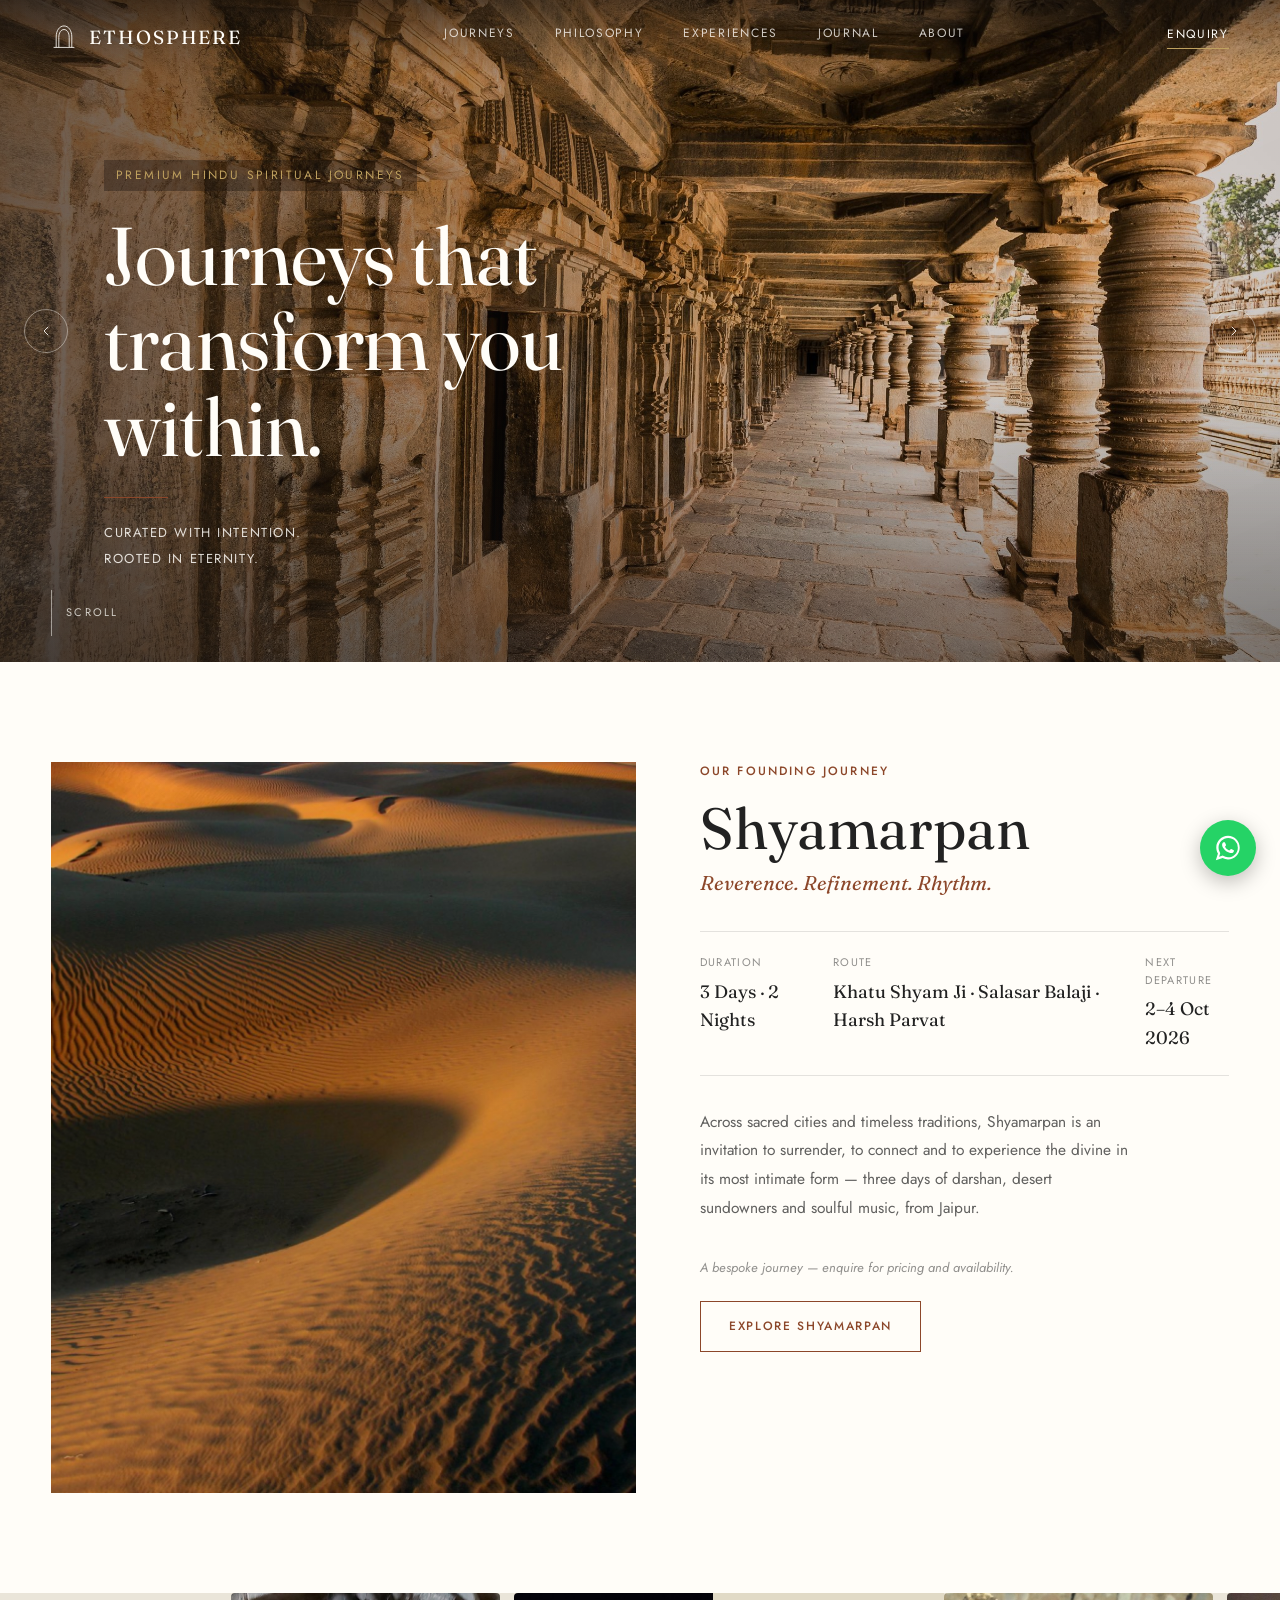
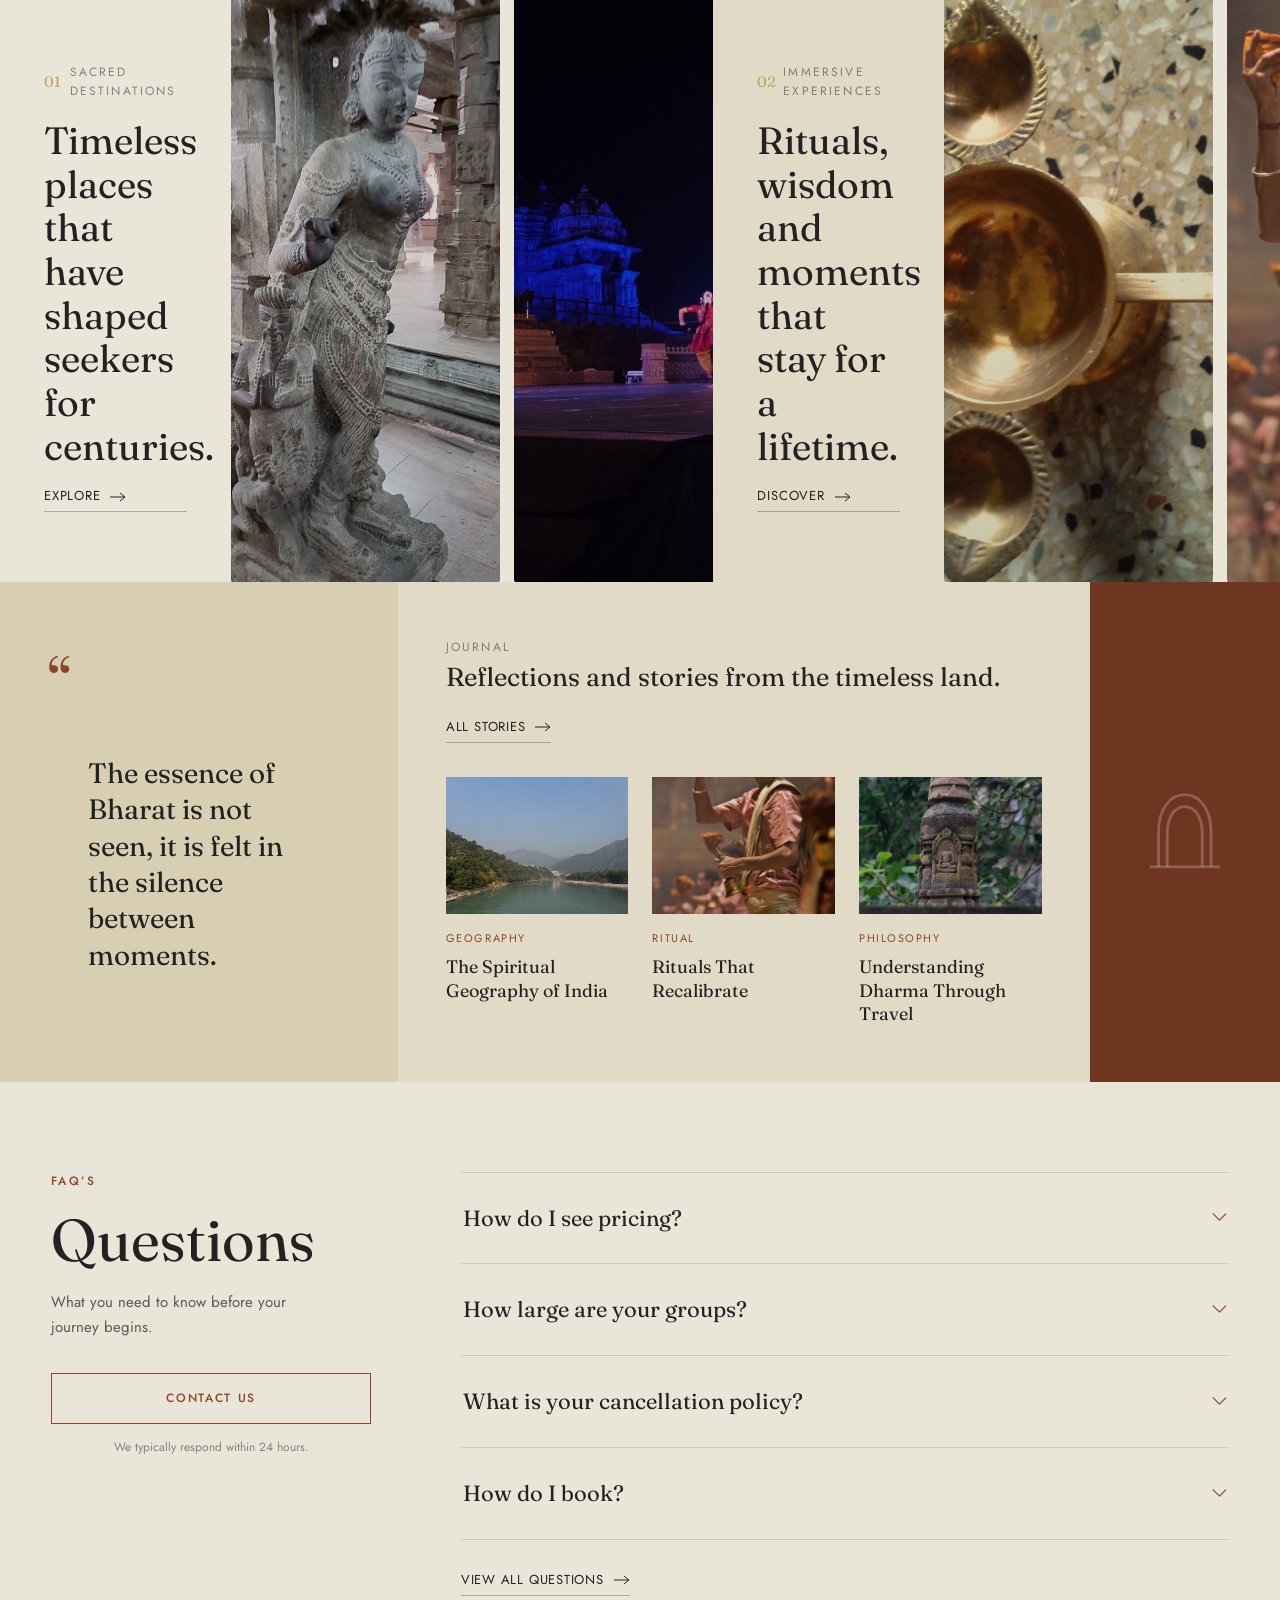
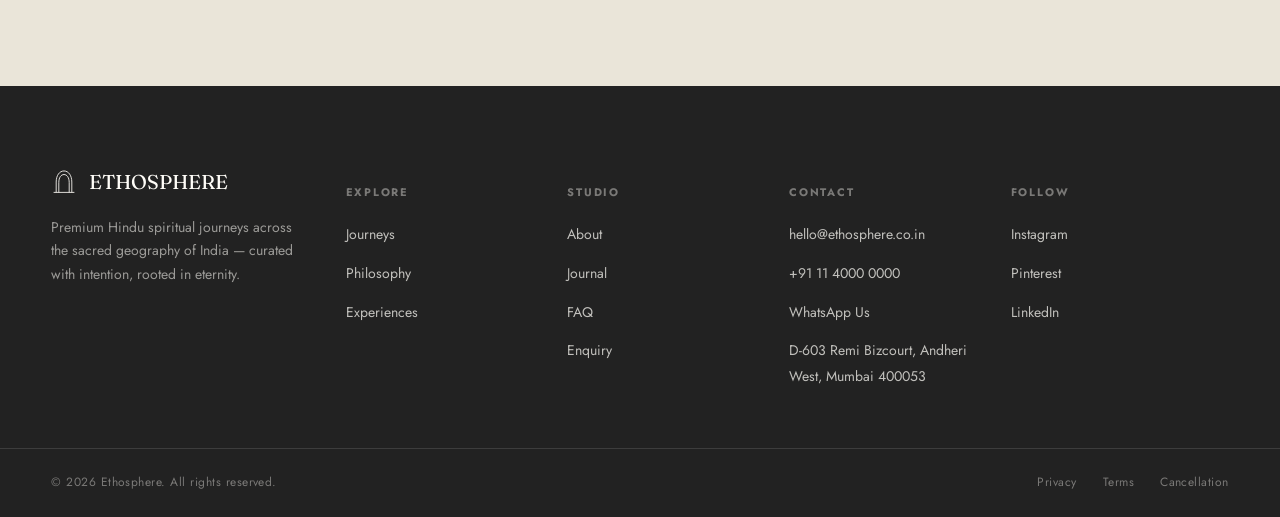
<file: index.html>
<!DOCTYPE html>
<html lang="en">
<head>
<meta charset="UTF-8">
<meta name="viewport" content="width=device-width, initial-scale=1.0">
<title>Journeys that transform you within — Ethosphere</title>
<meta name="description" content="Ethosphere designs premium, small-group spiritual journeys across India's sacred sites — curated with intention, rooted in eternity.">
<link rel="icon" href="data:image/svg+xml,<svg xmlns=%22http://www.w3.org/2000/svg%22 viewBox=%220 0 40 40%22><path d=%22M8 36 V20 C8 10 13 3 20 3 C27 3 32 10 32 20 V36%22 stroke=%22%238C472A%22 stroke-width=%222%22 fill=%22none%22/></svg>">
<link rel="stylesheet" href="css/style.css">

</head>
<body>

<header class="site-header">
  <a href="index.html" class="brand"><svg viewBox="0 0 40 40" fill="none" xmlns="http://www.w3.org/2000/svg" style="stroke:currentColor;stroke-width:1.3;">
  <path d="M8 36 V20 C8 10 13 3 20 3 C27 3 32 10 32 20 V36"/>
  <path d="M12 36 V21 C12 13 15.5 8.5 20 8.5 C24.5 8.5 28 13 28 21 V36"/>
  <line x1="4" y1="36" x2="36" y2="36"/>
</svg><span>ETHOSPHERE</span></a>
  <nav class="nav-main"><a href="journeys.html">Journeys</a>
<a href="philosophy.html">Philosophy</a>
<a href="experiences.html">Experiences</a>
<a href="journal.html">Journal</a>
<a href="about.html">About</a></nav>
  <div class="nav-right">
    <a href="enquiry.html" class="nav-cta">Enquiry</a>
    <button class="nav-toggle" aria-label="Open menu"><span></span><span></span><span></span></button>
  </div>
</header>
<div class="mobile-nav">
  <button class="mobile-nav-close">Close</button>
  <a href="journeys.html">Journeys</a>
  <a href="philosophy.html">Philosophy</a>
  <a href="experiences.html">Experiences</a>
  <a href="journal.html">Journal</a>
  <a href="about.html">About</a>
  <a href="enquiry.html" style="font-size:16px;color:var(--rust);margin-top:20px;">Enquiry &rarr;</a>
</div>

<section class="hero theme-hero">
  <div class="hero-slideshow" id="heroSlideshow">
    <div class="hero-slideshow-track" id="heroTrack">
      <div class="hero-slide">
        <img src="images/hero-temple-colonnade.jpg" alt="Golden-hour light through a sculpted stone temple corridor">
      </div>
    </div>
  </div>
  <button class="hero-nav hero-nav-prev" id="heroPrev" aria-label="Previous slide">
    <svg viewBox="0 0 24 24" fill="none"><path d="M15 6L9 12L15 18" stroke="currentColor" stroke-width="1.3" stroke-linecap="round" stroke-linejoin="round"/></svg>
  </button>
  <button class="hero-nav hero-nav-next" id="heroNext" aria-label="Next slide">
    <svg viewBox="0 0 24 24" fill="none"><path d="M9 6L15 12L9 18" stroke="currentColor" stroke-width="1.3" stroke-linecap="round" stroke-linejoin="round"/></svg>
  </button>
  <div class="scroll-cue"><span class="stem"></span>Scroll</div>
  <div class="hero-inner">
    <span class="hero-eyebrow">Premium Hindu Spiritual Journeys</span>
    <h1>Journeys that<br>transform you<br>within.</h1>
    <div class="hero-rule"></div>
    <p class="hero-sub">Curated with intention.<br>Rooted in eternity.</p>
  </div>
</section>

<section class="feature-journey" data-reveal>
  <div class="media-panel">
    <img src="images/shyamarpan-dunes-sunset.jpg" alt="Sunset over the desert dunes near Harsh Parvat, Rajasthan" loading="lazy">
  </div>
  <div class="feature-journey-body">
    <span class="eyebrow">Our Founding Journey</span>
    <h2 class="feature-journey-name">Shyamarpan</h2>
    <p class="feature-journey-subtitle">Reverence. Refinement. Rhythm.</p>
    <div class="feature-journey-meta">
      <div><span>Duration</span><span>3 Days &middot; 2 Nights</span></div>
      <div><span>Route</span><span>Khatu Shyam Ji &middot; Salasar Balaji &middot; Harsh Parvat</span></div>
      <div><span>Next Departure</span><span>2&ndash;4 Oct 2026</span></div>
    </div>
    <p class="feature-journey-desc">Across sacred cities and timeless traditions, Shyamarpan is an invitation to surrender, to connect and to experience the divine in its most intimate form — three days of darshan, desert sundowners and soulful music, from Jaipur.</p>
    <p class="enquire-note">A bespoke journey &mdash; enquire for pricing and availability.</p>
    <a href="enquiry.html?journey=shyamarpan" class="btn btn-rust">Explore Shyamarpan</a>
  </div>
</section>

<section class="filmstrip-section" data-reveal>
  <div class="split-text">
    <span class="section-label"><span class="num">01</span> Sacred Destinations</span>
    <h3>Timeless places that have shaped seekers for centuries.</h3>
    <a href="journeys.html" class="link-arrow">Explore<svg viewBox="0 0 16 10"><path d="M0 5H15M15 5L10 1M15 5L10 9" stroke="currentColor" fill="none"/></svg></a>
  </div>
  <div class="filmstrip ">
    <div class="filmstrip-track">
      <div class="filmstrip-item"><img src="images/detail-carved-stone.jpg" alt="Intricately carved temple pillar" loading="lazy"></div>
      <div class="filmstrip-item"><img src="images/detail-temple-facade.jpg" alt="Sandstone temple facade at Khajuraho" loading="lazy"></div>
      <div class="filmstrip-item"><img src="images/journey-ganges-ghats.jpg" alt="The ghats of Varanasi at dusk" loading="lazy"></div>
      <div class="filmstrip-item" aria-hidden="true"><img src="images/detail-carved-stone.jpg" alt="Intricately carved temple pillar" loading="lazy"></div>
      <div class="filmstrip-item" aria-hidden="true"><img src="images/detail-temple-facade.jpg" alt="Sandstone temple facade at Khajuraho" loading="lazy"></div>
      <div class="filmstrip-item" aria-hidden="true"><img src="images/journey-ganges-ghats.jpg" alt="The ghats of Varanasi at dusk" loading="lazy"></div>
    </div>
  </div>
  <div class="split-text bg-2">
    <span class="section-label"><span class="num">02</span> Immersive Experiences</span>
    <h3>Rituals, wisdom and moments that stay for a lifetime.</h3>
    <a href="experiences.html" class="link-arrow">Discover<svg viewBox="0 0 16 10"><path d="M0 5H15M15 5L10 1M15 5L10 9" stroke="currentColor" fill="none"/></svg></a>
  </div>
  <div class="filmstrip filmstrip-2">
    <div class="filmstrip-track">
      <div class="filmstrip-item"><img src="images/detail-brass-ritual.jpg" alt="Brass diya and puja thali" loading="lazy"></div>
      <div class="filmstrip-item"><img src="images/exp-aarti.jpg" alt="A priest performing the Ganga aarti ceremony" loading="lazy"></div>
      <div class="filmstrip-item"><img src="images/exp-craft.jpg" alt="Rangoli pattern laid in coloured powder" loading="lazy"></div>
      <div class="filmstrip-item" aria-hidden="true"><img src="images/detail-brass-ritual.jpg" alt="Brass diya and puja thali" loading="lazy"></div>
      <div class="filmstrip-item" aria-hidden="true"><img src="images/exp-aarti.jpg" alt="A priest performing the Ganga aarti ceremony" loading="lazy"></div>
      <div class="filmstrip-item" aria-hidden="true"><img src="images/exp-craft.jpg" alt="Rangoli pattern laid in coloured powder" loading="lazy"></div>
    </div>
  </div>
</section>

<section class="band" data-reveal>
  <div class="quote-cell">
    <span class="quote-mark">&ldquo;</span>
    <blockquote>The essence of Bharat is not seen, it is felt in the silence between moments.</blockquote>
  </div>
  <div class="journal-cell">
    <div class="journal-head">
      <div>
        <span class="section-label">Journal</span>
        <h3>Reflections and stories from the timeless land.</h3>
      </div>
      <a href="journal.html" class="link-arrow">All Stories<svg viewBox="0 0 16 10"><path d="M0 5H15M15 5L10 1M15 5L10 9" stroke="currentColor" fill="none"/></svg></a>
    </div>
    <div class="journal-grid">
      <a class="journal-card" href="journal.html">
        <div class="thumb"><div class="media-panel "><img src="images/journey-rishikesh.jpg" alt="The Ganges winding through the Himalayan foothills" loading="lazy"></div></div>
        <span class="cat">Geography</span>
        <h4>The Spiritual Geography of India</h4>
      </a>
      <a class="journal-card" href="journal.html">
        <div class="thumb"><div class="media-panel "><img src="images/exp-aarti.jpg" alt="A priest performing the Ganga aarti ceremony" loading="lazy"></div></div>
        <span class="cat">Ritual</span>
        <h4>Rituals That Recalibrate</h4>
      </a>
      <a class="journal-card" href="journal.html">
        <div class="thumb"><div class="media-panel "><img src="images/exp-stupas.jpg" alt="Votive stupas at the Mahabodhi Temple complex" loading="lazy"></div></div>
        <span class="cat">Philosophy</span>
        <h4>Understanding Dharma Through Travel</h4>
      </a>
    </div>
  </div>
  <div class="mark-cell"><svg viewBox="0 0 40 40" fill="none" xmlns="http://www.w3.org/2000/svg" style="stroke:currentColor;stroke-width:1.3;">
  <path d="M8 36 V20 C8 10 13 3 20 3 C27 3 32 10 32 20 V36"/>
  <path d="M12 36 V21 C12 13 15.5 8.5 20 8.5 C24.5 8.5 28 13 28 21 V36"/>
  <line x1="4" y1="36" x2="36" y2="36"/>
</svg></div>
</section>

<section class="faq-layout " data-reveal>
      <div class="faq-sidebar">
        <span class="eyebrow">FAQ&rsquo;s</span>
        <h2>Questions</h2>
        <p class="faq-intro">What you need to know before your journey begins.</p>
        <a href="enquiry.html" class="btn btn-rust faq-contact-btn">Contact Us</a>
        <p class="faq-reassure">We typically respond within 24 hours.</p>
      </div>
      <div class="faq-list">
        <div class="faq-item" data-reveal>
      <button class="faq-question" type="button">
        <span>How do I see pricing?</span>
        <span class="faq-chevron"><svg viewBox="0 0 16 10" fill="none"><path d="M1 1L8 8L15 1" stroke="currentColor" stroke-width="1.3" stroke-linecap="round" stroke-linejoin="round"/></svg></span>
      </button>
      <div class="faq-answer"><p>Because every journey is tailored — dates, group size, accommodation tier — we don&rsquo;t list fixed prices online. Enquire and we&rsquo;ll share a clear, transparent quote within 24 hours.</p></div>
    </div>
    <div class="faq-item" data-reveal>
      <button class="faq-question" type="button">
        <span>How large are your groups?</span>
        <span class="faq-chevron"><svg viewBox="0 0 16 10" fill="none"><path d="M1 1L8 8L15 1" stroke="currentColor" stroke-width="1.3" stroke-linecap="round" stroke-linejoin="round"/></svg></span>
      </button>
      <div class="faq-answer"><p>We keep journeys intimate by design, typically capped well below a standard tour group, so every guest is genuinely looked after.</p></div>
    </div>
    <div class="faq-item" data-reveal>
      <button class="faq-question" type="button">
        <span>What is your cancellation policy?</span>
        <span class="faq-chevron"><svg viewBox="0 0 16 10" fill="none"><path d="M1 1L8 8L15 1" stroke="currentColor" stroke-width="1.3" stroke-linecap="round" stroke-linejoin="round"/></svg></span>
      </button>
      <div class="faq-answer"><p>See our <a href="cancellation.html" class="link-arrow" style="display:inline-flex; border-bottom:1px solid var(--ink-30);">Cancellation &amp; Refund Policy</a> for full terms. In short: earlier cancellations receive a greater refund, and we&rsquo;re always happy to discuss individual circumstances.</p></div>
    </div>
    <div class="faq-item" data-reveal>
      <button class="faq-question" type="button">
        <span>How do I book?</span>
        <span class="faq-chevron"><svg viewBox="0 0 16 10" fill="none"><path d="M1 1L8 8L15 1" stroke="currentColor" stroke-width="1.3" stroke-linecap="round" stroke-linejoin="round"/></svg></span>
      </button>
      <div class="faq-answer"><p>Every journey begins with an enquiry. Once we understand what you&rsquo;re looking for, we&rsquo;ll confirm dates, share details, and guide you through booking.</p></div>
    </div>
        <a href="faq.html" class="link-arrow faq-view-all">View All Questions<svg viewBox="0 0 16 10"><path d="M0 5H15M15 5L10 1M15 5L10 9" stroke="currentColor" fill="none"/></svg></a>
      </div>
    </section>

<footer class="site-footer">
  <div class="footer-top">
    <div>
      <div class="footer-brand"><svg viewBox="0 0 40 40" fill="none" xmlns="http://www.w3.org/2000/svg" style="stroke:currentColor;stroke-width:1.3;">
  <path d="M8 36 V20 C8 10 13 3 20 3 C27 3 32 10 32 20 V36"/>
  <path d="M12 36 V21 C12 13 15.5 8.5 20 8.5 C24.5 8.5 28 13 28 21 V36"/>
  <line x1="4" y1="36" x2="36" y2="36"/>
</svg><span>ETHOSPHERE</span></div>
      <p>Premium Hindu spiritual journeys across the sacred geography of India — curated with intention, rooted in eternity.</p>
    </div>
    <div class="footer-col">
      <h5>Explore</h5>
      <ul>
        <li><a href="journeys.html">Journeys</a></li>
        <li><a href="philosophy.html">Philosophy</a></li>
        <li><a href="experiences.html">Experiences</a></li>
      </ul>
    </div>
    <div class="footer-col">
      <h5>Studio</h5>
      <ul>
        <li><a href="about.html">About</a></li>
        <li><a href="journal.html">Journal</a></li>
        <li><a href="faq.html">FAQ</a></li>
        <li><a href="enquiry.html">Enquiry</a></li>
      </ul>
    </div>
    <div class="footer-col">
      <h5>Contact</h5>
      <ul>
        <li><a href="mailto:hello@ethosphere.co.in">hello@ethosphere.co.in</a></li>
        <li><a href="tel:+911140000000">+91 11 4000 0000</a></li>
        <li><a href="https://wa.me/917977088038?text=Hi%2C%20I%27d%20like%20to%20know%20more%20about%20Ethosphere%27s%20journeys." target="_blank" rel="noopener">WhatsApp Us</a></li>
        <li><a href="https://www.google.com/maps/search/?api=1&amp;query=D-603%20Remi%20Bizcourt%2C%20off%20Veera%20Desai%20Road%20opposite%20Supreme%20Chambers%20Andheri%20West%2C%20Mumbai%20400053" target="_blank" rel="noopener">D-603 Remi Bizcourt, Andheri West, Mumbai 400053</a></li>
      </ul>
    </div>
    <div class="footer-col">
      <h5>Follow</h5>
      <ul>
        <li><a href="#">Instagram</a></li>
        <li><a href="#">Pinterest</a></li>
        <li><a href="#">LinkedIn</a></li>
      </ul>
    </div>
  </div>
  <div class="footer-bottom wrap">
    <span>&copy; 2026 Ethosphere. All rights reserved.</span>
    <div class="footer-legal">
      <a href="privacy.html">Privacy</a>
      <a href="terms.html">Terms</a>
      <a href="cancellation.html">Cancellation</a>
    </div>
  </div>
</footer>
<a class="whatsapp-fab" href="https://wa.me/917977088038?text=Hi%2C%20I%27d%20like%20to%20know%20more%20about%20Ethosphere%27s%20journeys." target="_blank" rel="noopener" aria-label="Chat with us on WhatsApp">
  <svg viewBox="0 0 32 32" fill="currentColor" xmlns="http://www.w3.org/2000/svg" aria-hidden="true">
    <path d="M16.004 3C9.101 3 3.5 8.6 3.5 15.5c0 2.354.65 4.554 1.78 6.437L3 29l7.278-2.238a12.44 12.44 0 0 0 5.726 1.42h.005c6.902 0 12.503-5.6 12.503-12.5S22.906 3 16.004 3Zm0 22.77h-.004a10.28 10.28 0 0 1-5.24-1.436l-.376-.223-3.89 1.196 1.24-3.79-.246-.39a10.27 10.27 0 0 1-1.573-5.464c0-5.68 4.62-10.3 10.294-10.3 2.75 0 5.334 1.072 7.28 3.02a10.23 10.23 0 0 1 3.014 7.286c0 5.68-4.62 10.3-10.293 10.3Zm5.64-7.71c-.31-.155-1.832-.904-2.116-1.008-.284-.104-.49-.155-.696.156-.207.31-.798 1.007-.978 1.213-.18.207-.36.233-.67.078-.31-.155-1.306-.481-2.488-1.535-.92-.82-1.54-1.833-1.72-2.144-.18-.31-.02-.478.135-.632.14-.138.31-.36.465-.54.155-.18.207-.31.31-.517.104-.207.052-.388-.026-.543-.078-.155-.696-1.677-.954-2.297-.251-.603-.507-.522-.696-.532-.18-.008-.388-.01-.594-.01-.207 0-.543.078-.827.388-.284.31-1.084 1.06-1.084 2.582 0 1.522 1.11 2.994 1.265 3.2.155.207 2.185 3.336 5.293 4.678.74.32 1.317.51 1.767.653.742.236 1.418.203 1.953.123.596-.089 1.832-.749 2.09-1.472.258-.723.258-1.343.18-1.472-.077-.13-.283-.207-.593-.362Z"/>
  </svg>
</a>
<script src="js/main.js"></script>
</body>
</html>
</file>
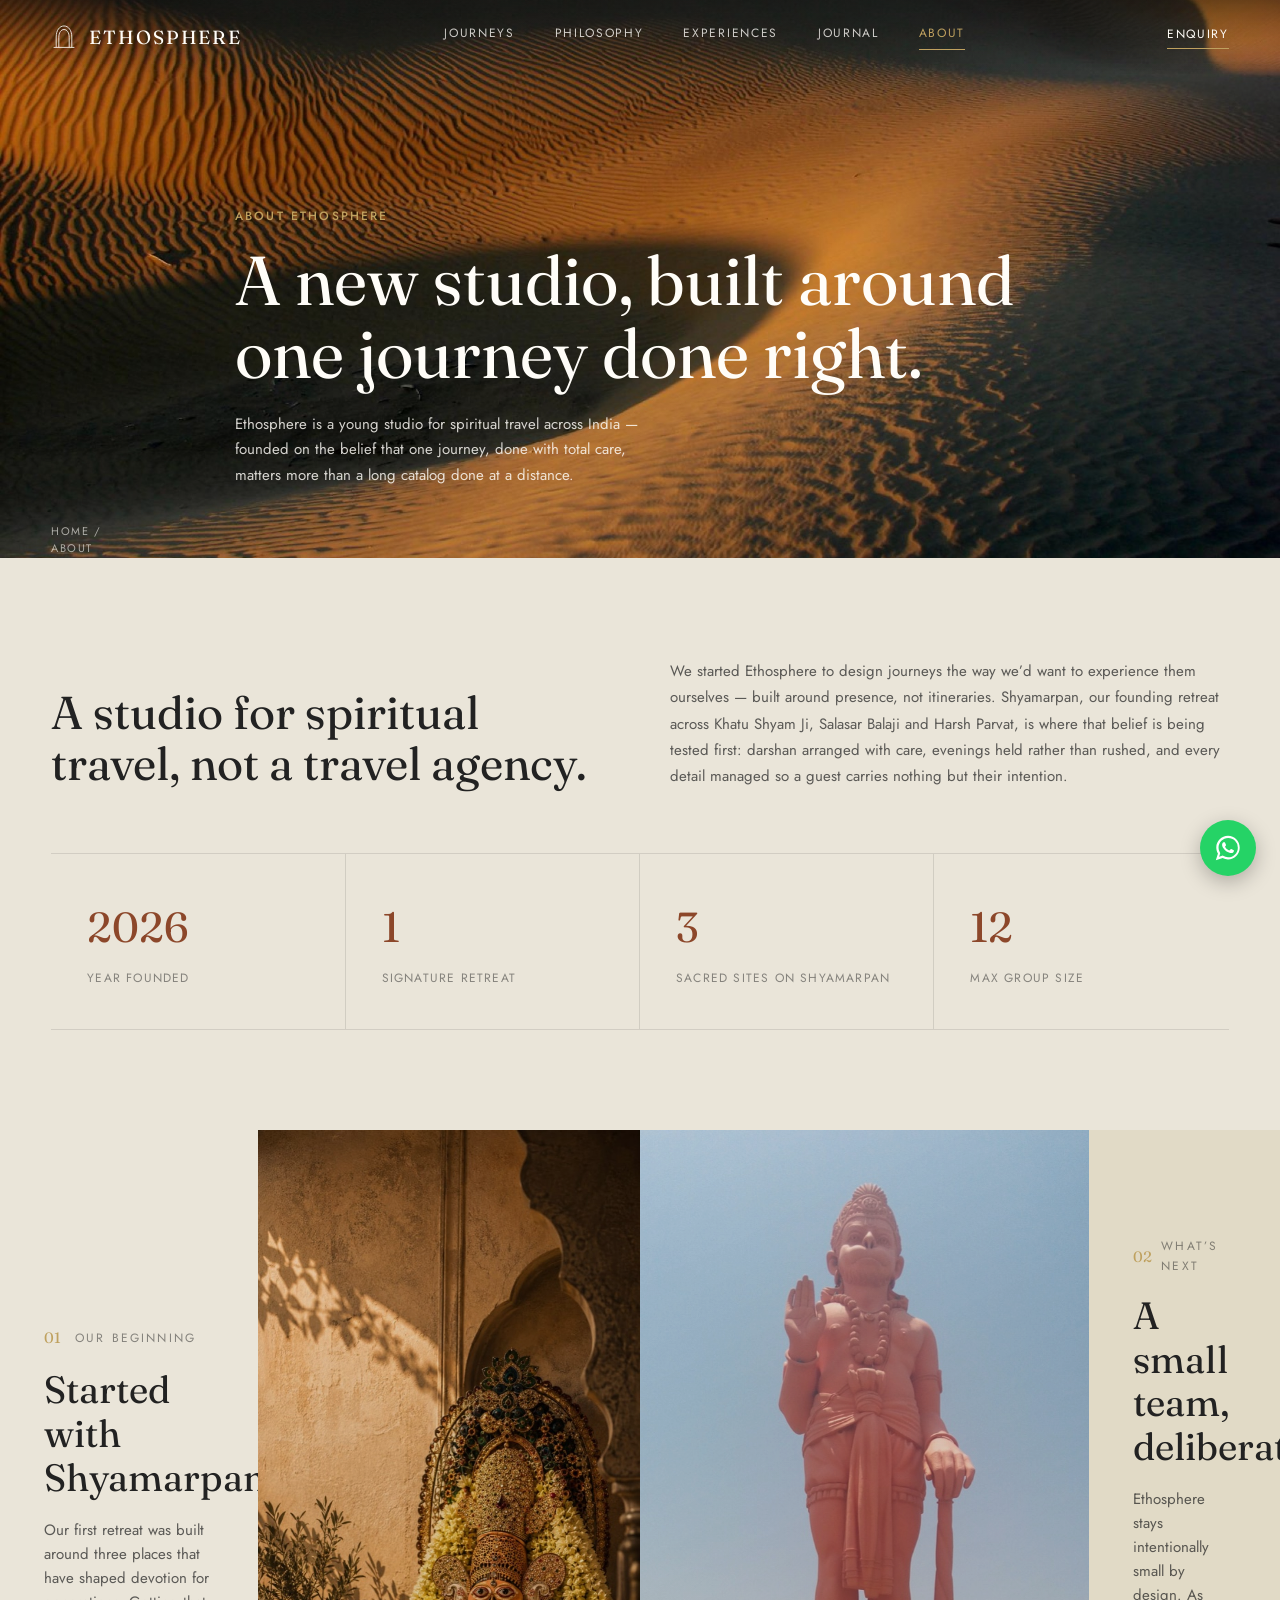
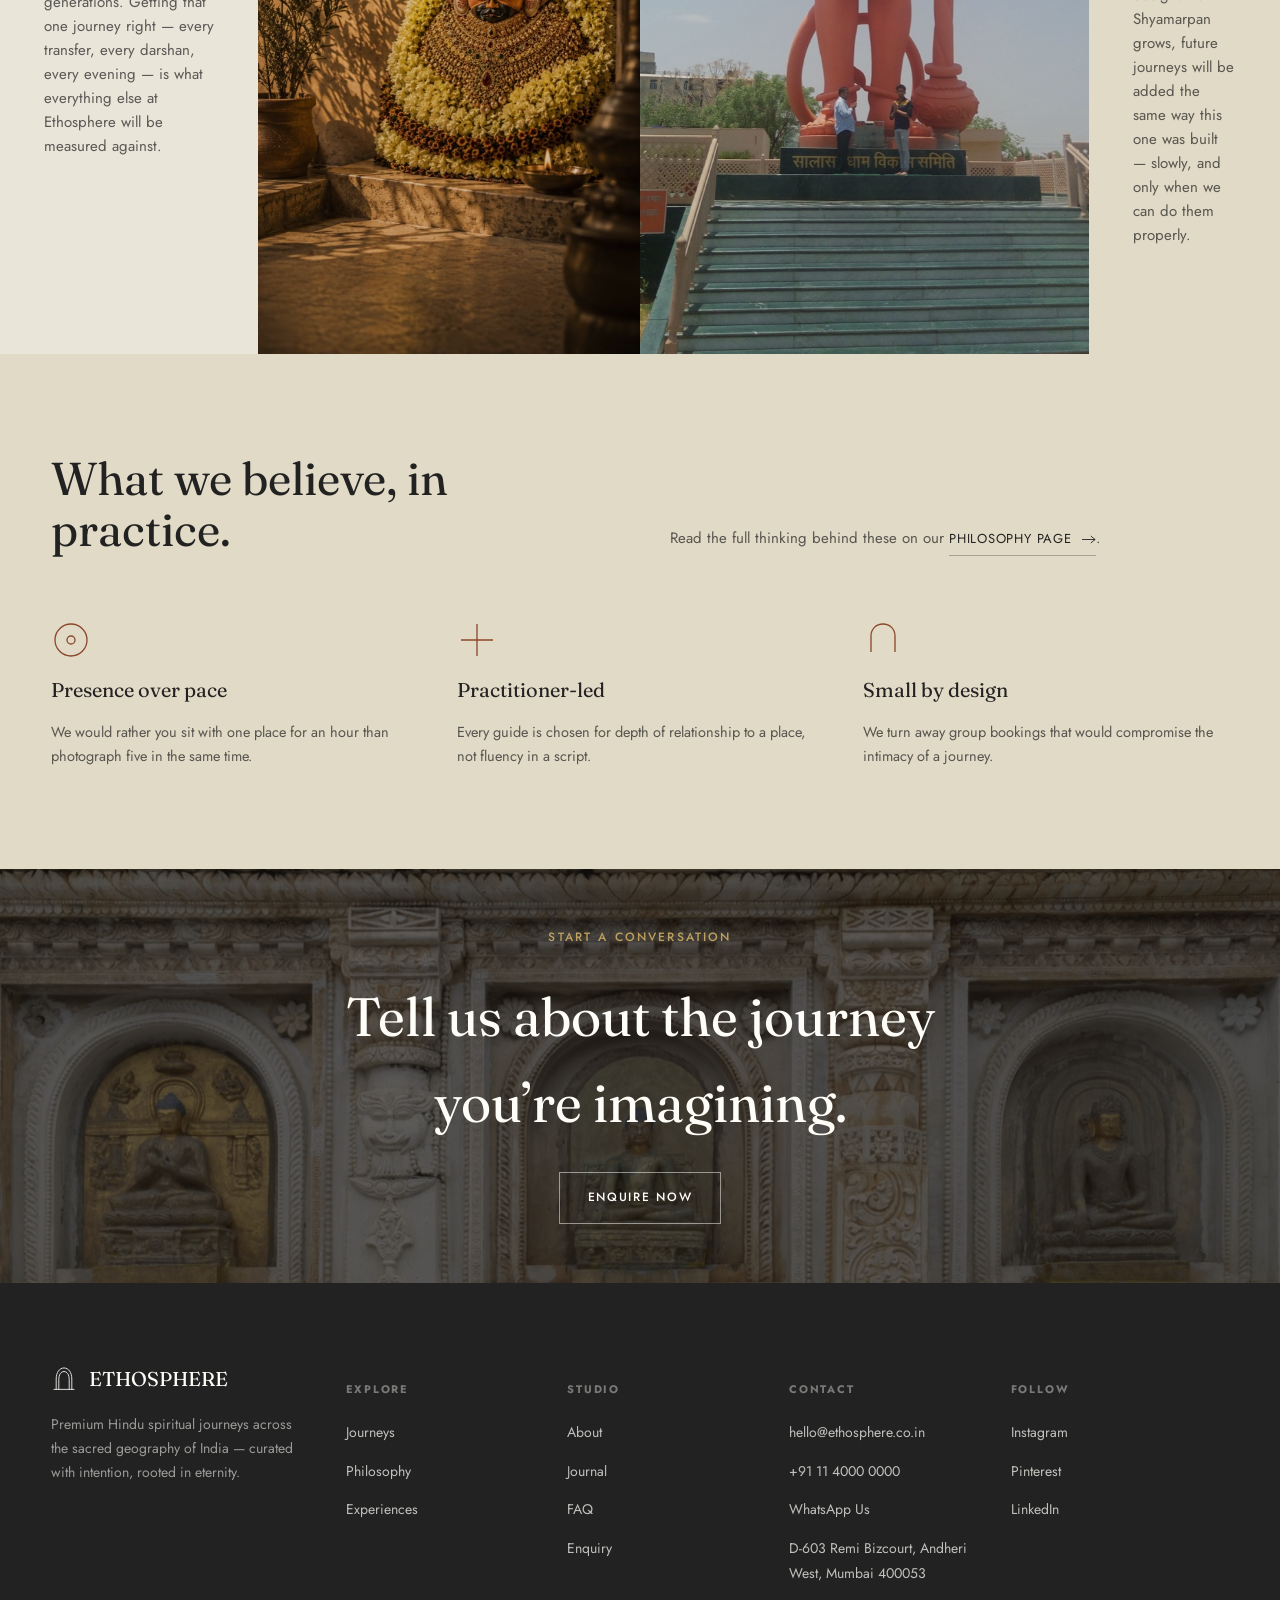
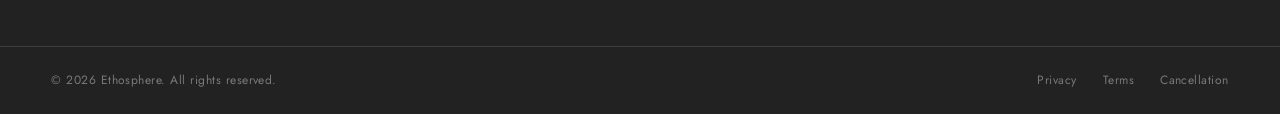
<file: about.html>
<!DOCTYPE html>
<html lang="en">
<head>
<meta charset="UTF-8">
<meta name="viewport" content="width=device-width, initial-scale=1.0">
<title>About — Ethosphere</title>
<meta name="description" content="About Ethosphere — a small studio for premium, practitioner-led spiritual journeys across India.">
<link rel="icon" href="data:image/svg+xml,<svg xmlns=%22http://www.w3.org/2000/svg%22 viewBox=%220 0 40 40%22><path d=%22M8 36 V20 C8 10 13 3 20 3 C27 3 32 10 32 20 V36%22 stroke=%22%238C472A%22 stroke-width=%222%22 fill=%22none%22/></svg>">
<link rel="stylesheet" href="css/style.css">

</head>
<body>

<header class="site-header">
  <a href="index.html" class="brand"><svg viewBox="0 0 40 40" fill="none" xmlns="http://www.w3.org/2000/svg" style="stroke:currentColor;stroke-width:1.3;">
  <path d="M8 36 V20 C8 10 13 3 20 3 C27 3 32 10 32 20 V36"/>
  <path d="M12 36 V21 C12 13 15.5 8.5 20 8.5 C24.5 8.5 28 13 28 21 V36"/>
  <line x1="4" y1="36" x2="36" y2="36"/>
</svg><span>ETHOSPHERE</span></a>
  <nav class="nav-main"><a href="journeys.html">Journeys</a>
<a href="philosophy.html">Philosophy</a>
<a href="experiences.html">Experiences</a>
<a href="journal.html">Journal</a>
<a href="about.html">About</a></nav>
  <div class="nav-right">
    <a href="enquiry.html" class="nav-cta">Enquiry</a>
    <button class="nav-toggle" aria-label="Open menu"><span></span><span></span><span></span></button>
  </div>
</header>
<div class="mobile-nav">
  <button class="mobile-nav-close">Close</button>
  <a href="journeys.html">Journeys</a>
  <a href="philosophy.html">Philosophy</a>
  <a href="experiences.html">Experiences</a>
  <a href="journal.html">Journal</a>
  <a href="about.html">About</a>
  <a href="enquiry.html" style="font-size:16px;color:var(--rust);margin-top:20px;">Enquiry &rarr;</a>
</div>

<header class="page-header">
  <div class="media-panel "><img src="images/shyamarpan-dunes-sunset.jpg" alt="Sunset over the desert dunes near Harsh Parvat, Rajasthan" loading="lazy"></div>
  <div class="breadcrumb"><a href="index.html">Home</a> / About</div>
  <div class="page-header-inner">
    <span class="eyebrow">About Ethosphere</span>
    <h1>A new studio, built around one journey done right.</h1>
    <p class="lede">Ethosphere is a young studio for spiritual travel across India — founded on the belief that one journey, done with total care, matters more than a long catalog done at a distance.</p>
  </div>
</header>

<section class="section">
  <div class="section-intro" data-reveal>
    <h2>A studio for spiritual travel, not a travel agency.</h2>
    <p>We started Ethosphere to design journeys the way we&rsquo;d want to experience them ourselves — built around presence, not itineraries. Shyamarpan, our founding retreat across Khatu Shyam Ji, Salasar Balaji and Harsh Parvat, is where that belief is being tested first: darshan arranged with care, evenings held rather than rushed, and every detail managed so a guest carries nothing but their intention.</p>
  </div>
  <div class="about-stats" data-reveal>
    <div class="stat"><div class="n">2026</div><div class="l">Year Founded</div></div>
    <div class="stat"><div class="n">1</div><div class="l">Signature Retreat</div></div>
    <div class="stat"><div class="n">3</div><div class="l">Sacred Sites on Shyamarpan</div></div>
    <div class="stat"><div class="n">12</div><div class="l">Max Group Size</div></div>
  </div>
</section>

<section class="split-row" style="min-height:auto;" data-reveal>
  <div class="split-text" style="padding:70px 44px;">
    <span class="section-label"><span class="num">01</span> Our Beginning</span>
    <h3>Started with Shyamarpan.</h3>
    <p>Our first retreat was built around three places that have shaped devotion for generations. Getting that one journey right — every transfer, every darshan, every evening — is what everything else at Ethosphere will be measured against.</p>
  </div>
  <div class="split-img" style="grid-column: span 2; height:auto;"><div class="media-panel "><img src="images/shyamarpan-khatu-darshan.jpg" alt="Inside the sanctum at Khatu Shyam Ji temple" loading="lazy"></div></div>
  <div class="split-img" style="grid-column: span 2; height:auto;"><div class="media-panel "><img src="images/shyamarpan-salasar-balaji.jpg" alt="The Hanuman statue at Salasar Balaji, Rajasthan" loading="lazy"></div></div>
  <div class="split-text bg-2" style="padding:70px 44px;">
    <span class="section-label"><span class="num">02</span> What&rsquo;s Next</span>
    <h3>A small team, deliberately.</h3>
    <p>Ethosphere stays intentionally small by design. As Shyamarpan grows, future journeys will be added the same way this one was built — slowly, and only when we can do them properly.</p>
  </div>
</section>

<section class="section bg-2">
  <div class="section-intro" data-reveal>
    <h2>What we believe, in practice.</h2>
    <p>Read the full thinking behind these on our <a href="philosophy.html" class="link-arrow" style="display:inline-flex;">Philosophy page<svg viewBox="0 0 16 10" style="width:14px;height:9px;"><path d="M0 5H15M15 5L10 1M15 5L10 9" stroke="currentColor" fill="none"/></svg></a>.</p>
  </div>
  <div class="value-row" data-reveal>
    <div class="value-item">
      <svg class="icon" viewBox="0 0 40 40" fill="none" xmlns="http://www.w3.org/2000/svg" style="stroke:currentColor;stroke-width:1.3;"><circle cx="20" cy="20" r="16"/><circle cx="20" cy="20" r="4"/></svg>
      <h4>Presence over pace</h4>
      <p>We would rather you sit with one place for an hour than photograph five in the same time.</p>
    </div>
    <div class="value-item">
      <svg class="icon" viewBox="0 0 40 40" fill="none" xmlns="http://www.w3.org/2000/svg" style="stroke:currentColor;stroke-width:1.3;"><path d="M20 4 V36 M4 20 H36"/></svg>
      <h4>Practitioner-led</h4>
      <p>Every guide is chosen for depth of relationship to a place, not fluency in a script.</p>
    </div>
    <div class="value-item">
      <svg class="icon" viewBox="0 0 40 40" fill="none" xmlns="http://www.w3.org/2000/svg" style="stroke:currentColor;stroke-width:1.3;"><path d="M8 32 V16 C8 9 13 4 20 4 C27 4 32 9 32 16 V32"/></svg>
      <h4>Small by design</h4>
      <p>We turn away group bookings that would compromise the intimacy of a journey.</p>
    </div>
  </div>
</section>

<section class="cta-band">
  <div class="media-panel "><img src="images/journey-bodhgaya.jpg" alt="The Mahabodhi Temple at Bodh Gaya" loading="lazy"></div>
  <div class="cta-band-inner" data-reveal>
    <span class="eyebrow">Start A Conversation</span>
    <h2>Tell us about the journey you&rsquo;re imagining.</h2>
    <a href="enquiry.html" class="btn btn-light">Enquire Now</a>
  </div>
</section>

<footer class="site-footer">
  <div class="footer-top">
    <div>
      <div class="footer-brand"><svg viewBox="0 0 40 40" fill="none" xmlns="http://www.w3.org/2000/svg" style="stroke:currentColor;stroke-width:1.3;">
  <path d="M8 36 V20 C8 10 13 3 20 3 C27 3 32 10 32 20 V36"/>
  <path d="M12 36 V21 C12 13 15.5 8.5 20 8.5 C24.5 8.5 28 13 28 21 V36"/>
  <line x1="4" y1="36" x2="36" y2="36"/>
</svg><span>ETHOSPHERE</span></div>
      <p>Premium Hindu spiritual journeys across the sacred geography of India — curated with intention, rooted in eternity.</p>
    </div>
    <div class="footer-col">
      <h5>Explore</h5>
      <ul>
        <li><a href="journeys.html">Journeys</a></li>
        <li><a href="philosophy.html">Philosophy</a></li>
        <li><a href="experiences.html">Experiences</a></li>
      </ul>
    </div>
    <div class="footer-col">
      <h5>Studio</h5>
      <ul>
        <li><a href="about.html">About</a></li>
        <li><a href="journal.html">Journal</a></li>
        <li><a href="faq.html">FAQ</a></li>
        <li><a href="enquiry.html">Enquiry</a></li>
      </ul>
    </div>
    <div class="footer-col">
      <h5>Contact</h5>
      <ul>
        <li><a href="mailto:hello@ethosphere.co.in">hello@ethosphere.co.in</a></li>
        <li><a href="tel:+911140000000">+91 11 4000 0000</a></li>
        <li><a href="https://wa.me/917977088038?text=Hi%2C%20I%27d%20like%20to%20know%20more%20about%20Ethosphere%27s%20journeys." target="_blank" rel="noopener">WhatsApp Us</a></li>
        <li><a href="https://www.google.com/maps/search/?api=1&amp;query=D-603%20Remi%20Bizcourt%2C%20off%20Veera%20Desai%20Road%20opposite%20Supreme%20Chambers%20Andheri%20West%2C%20Mumbai%20400053" target="_blank" rel="noopener">D-603 Remi Bizcourt, Andheri West, Mumbai 400053</a></li>
      </ul>
    </div>
    <div class="footer-col">
      <h5>Follow</h5>
      <ul>
        <li><a href="#">Instagram</a></li>
        <li><a href="#">Pinterest</a></li>
        <li><a href="#">LinkedIn</a></li>
      </ul>
    </div>
  </div>
  <div class="footer-bottom wrap">
    <span>&copy; 2026 Ethosphere. All rights reserved.</span>
    <div class="footer-legal">
      <a href="privacy.html">Privacy</a>
      <a href="terms.html">Terms</a>
      <a href="cancellation.html">Cancellation</a>
    </div>
  </div>
</footer>
<a class="whatsapp-fab" href="https://wa.me/917977088038?text=Hi%2C%20I%27d%20like%20to%20know%20more%20about%20Ethosphere%27s%20journeys." target="_blank" rel="noopener" aria-label="Chat with us on WhatsApp">
  <svg viewBox="0 0 32 32" fill="currentColor" xmlns="http://www.w3.org/2000/svg" aria-hidden="true">
    <path d="M16.004 3C9.101 3 3.5 8.6 3.5 15.5c0 2.354.65 4.554 1.78 6.437L3 29l7.278-2.238a12.44 12.44 0 0 0 5.726 1.42h.005c6.902 0 12.503-5.6 12.503-12.5S22.906 3 16.004 3Zm0 22.77h-.004a10.28 10.28 0 0 1-5.24-1.436l-.376-.223-3.89 1.196 1.24-3.79-.246-.39a10.27 10.27 0 0 1-1.573-5.464c0-5.68 4.62-10.3 10.294-10.3 2.75 0 5.334 1.072 7.28 3.02a10.23 10.23 0 0 1 3.014 7.286c0 5.68-4.62 10.3-10.293 10.3Zm5.64-7.71c-.31-.155-1.832-.904-2.116-1.008-.284-.104-.49-.155-.696.156-.207.31-.798 1.007-.978 1.213-.18.207-.36.233-.67.078-.31-.155-1.306-.481-2.488-1.535-.92-.82-1.54-1.833-1.72-2.144-.18-.31-.02-.478.135-.632.14-.138.31-.36.465-.54.155-.18.207-.31.31-.517.104-.207.052-.388-.026-.543-.078-.155-.696-1.677-.954-2.297-.251-.603-.507-.522-.696-.532-.18-.008-.388-.01-.594-.01-.207 0-.543.078-.827.388-.284.31-1.084 1.06-1.084 2.582 0 1.522 1.11 2.994 1.265 3.2.155.207 2.185 3.336 5.293 4.678.74.32 1.317.51 1.767.653.742.236 1.418.203 1.953.123.596-.089 1.832-.749 2.09-1.472.258-.723.258-1.343.18-1.472-.077-.13-.283-.207-.593-.362Z"/>
  </svg>
</a>
<script src="js/main.js"></script>
</body>
</html>
</file>
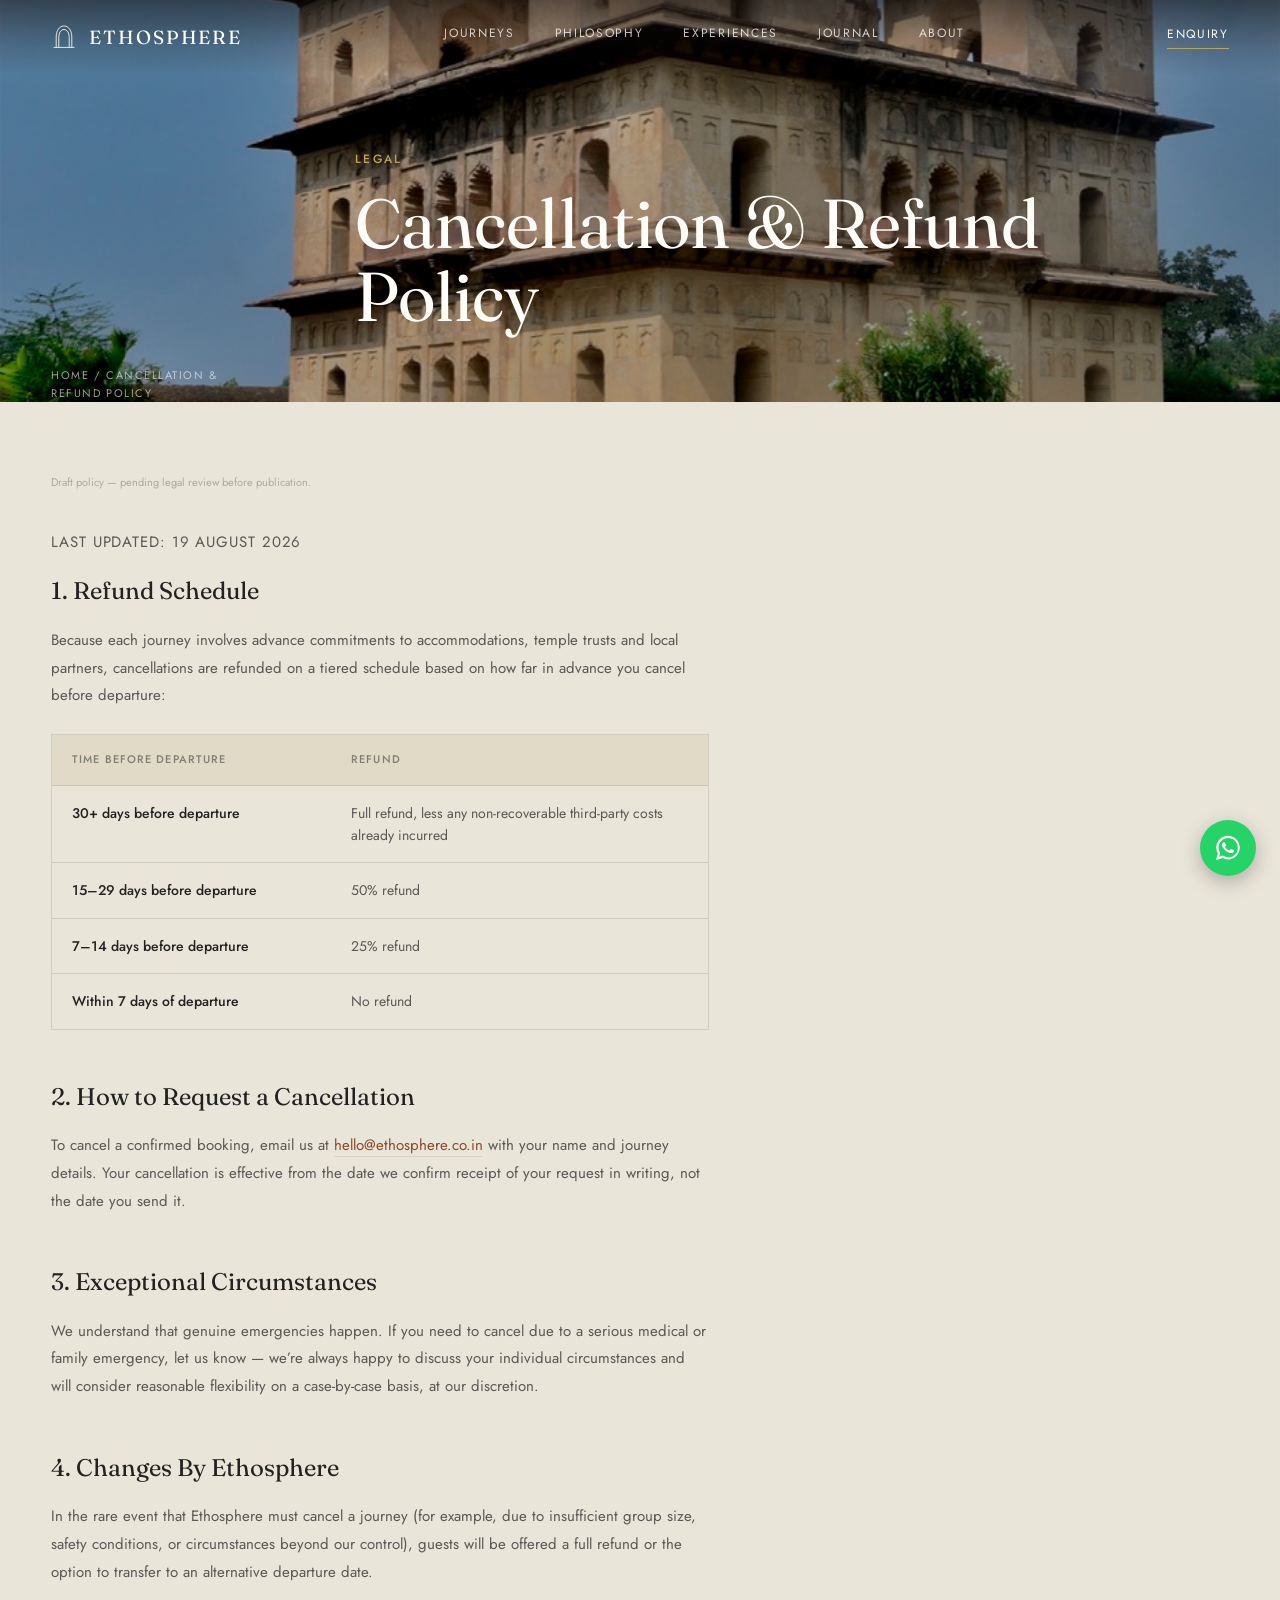
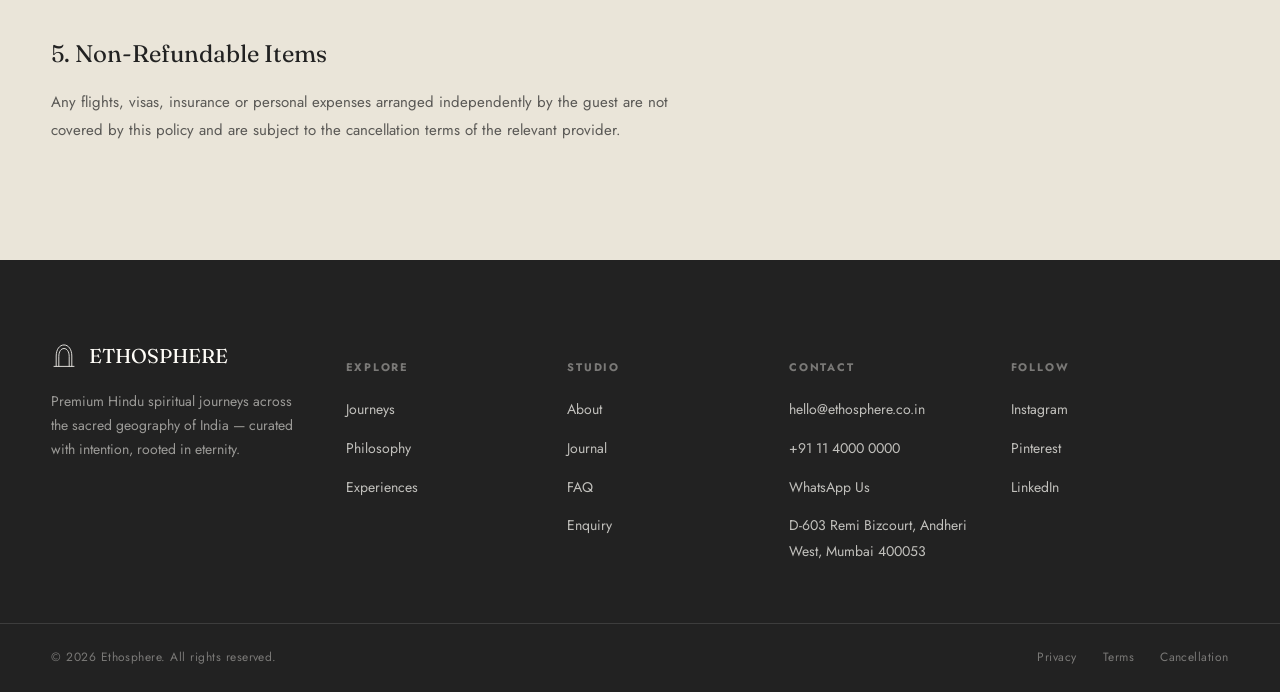
<file: cancellation.html>
<!DOCTYPE html>
<html lang="en">
<head>
<meta charset="UTF-8">
<meta name="viewport" content="width=device-width, initial-scale=1.0">
<title>Cancellation & Refund Policy — Ethosphere</title>
<meta name="description" content="Ethosphere's Cancellation & Refund Policy — our tiered refund schedule and how to request a cancellation.">
<link rel="icon" href="data:image/svg+xml,<svg xmlns=%22http://www.w3.org/2000/svg%22 viewBox=%220 0 40 40%22><path d=%22M8 36 V20 C8 10 13 3 20 3 C27 3 32 10 32 20 V36%22 stroke=%22%238C472A%22 stroke-width=%222%22 fill=%22none%22/></svg>">
<link rel="stylesheet" href="css/style.css">

</head>
<body>

<header class="site-header">
  <a href="index.html" class="brand"><svg viewBox="0 0 40 40" fill="none" xmlns="http://www.w3.org/2000/svg" style="stroke:currentColor;stroke-width:1.3;">
  <path d="M8 36 V20 C8 10 13 3 20 3 C27 3 32 10 32 20 V36"/>
  <path d="M12 36 V21 C12 13 15.5 8.5 20 8.5 C24.5 8.5 28 13 28 21 V36"/>
  <line x1="4" y1="36" x2="36" y2="36"/>
</svg><span>ETHOSPHERE</span></a>
  <nav class="nav-main"><a href="journeys.html">Journeys</a>
<a href="philosophy.html">Philosophy</a>
<a href="experiences.html">Experiences</a>
<a href="journal.html">Journal</a>
<a href="about.html">About</a></nav>
  <div class="nav-right">
    <a href="enquiry.html" class="nav-cta">Enquiry</a>
    <button class="nav-toggle" aria-label="Open menu"><span></span><span></span><span></span></button>
  </div>
</header>
<div class="mobile-nav">
  <button class="mobile-nav-close">Close</button>
  <a href="journeys.html">Journeys</a>
  <a href="philosophy.html">Philosophy</a>
  <a href="experiences.html">Experiences</a>
  <a href="journal.html">Journal</a>
  <a href="about.html">About</a>
  <a href="enquiry.html" style="font-size:16px;color:var(--rust);margin-top:20px;">Enquiry &rarr;</a>
</div>

<header class="page-header" style="min-height:38vh;">
  <div class="media-panel "><img src="images/journey-rajasthan-chhatri.jpg" alt="A royal cenotaph reflected in a still lake" loading="lazy"></div>
  <div class="breadcrumb"><a href="index.html">Home</a> / Cancellation &amp; Refund Policy</div>
  <div class="page-header-inner">
    <span class="eyebrow">Legal</span>
    <h1>Cancellation &amp; Refund Policy</h1>
  </div>
</header>

<section class="section legal-content">
  <p style="font-size:11px; color:var(--ink-30); margin-bottom:36px;">Draft policy &mdash; pending legal review before publication.</p>
  <p class="legal-updated">Last updated: 19 August 2026</p>

  <h2>1. Refund Schedule</h2>
<p>Because each journey involves advance commitments to accommodations, temple trusts and local partners, cancellations are refunded on a tiered schedule based on how far in advance you cancel before departure:</p>


  <div class="refund-table" data-reveal>
    <div class="refund-row refund-head"><span>Time Before Departure</span><span>Refund</span></div>
    <div class="refund-row"><span>30+ days before departure</span><span>Full refund, less any non-recoverable third-party costs already incurred</span></div>
    <div class="refund-row"><span>15&ndash;29 days before departure</span><span>50% refund</span></div>
    <div class="refund-row"><span>7&ndash;14 days before departure</span><span>25% refund</span></div>
    <div class="refund-row"><span>Within 7 days of departure</span><span>No refund</span></div>
  </div>

  <h2>2. How to Request a Cancellation</h2>
<p>To cancel a confirmed booking, email us at <a href="mailto:hello@ethosphere.co.in">hello@ethosphere.co.in</a> with your name and journey details. Your cancellation is effective from the date we confirm receipt of your request in writing, not the date you send it.</p>


  <h2>3. Exceptional Circumstances</h2>
<p>We understand that genuine emergencies happen. If you need to cancel due to a serious medical or family emergency, let us know &mdash; we&rsquo;re always happy to discuss your individual circumstances and will consider reasonable flexibility on a case-by-case basis, at our discretion.</p>


  <h2>4. Changes By Ethosphere</h2>
<p>In the rare event that Ethosphere must cancel a journey (for example, due to insufficient group size, safety conditions, or circumstances beyond our control), guests will be offered a full refund or the option to transfer to an alternative departure date.</p>


  <h2>5. Non-Refundable Items</h2>
<p>Any flights, visas, insurance or personal expenses arranged independently by the guest are not covered by this policy and are subject to the cancellation terms of the relevant provider.</p>

</section>

<footer class="site-footer">
  <div class="footer-top">
    <div>
      <div class="footer-brand"><svg viewBox="0 0 40 40" fill="none" xmlns="http://www.w3.org/2000/svg" style="stroke:currentColor;stroke-width:1.3;">
  <path d="M8 36 V20 C8 10 13 3 20 3 C27 3 32 10 32 20 V36"/>
  <path d="M12 36 V21 C12 13 15.5 8.5 20 8.5 C24.5 8.5 28 13 28 21 V36"/>
  <line x1="4" y1="36" x2="36" y2="36"/>
</svg><span>ETHOSPHERE</span></div>
      <p>Premium Hindu spiritual journeys across the sacred geography of India — curated with intention, rooted in eternity.</p>
    </div>
    <div class="footer-col">
      <h5>Explore</h5>
      <ul>
        <li><a href="journeys.html">Journeys</a></li>
        <li><a href="philosophy.html">Philosophy</a></li>
        <li><a href="experiences.html">Experiences</a></li>
      </ul>
    </div>
    <div class="footer-col">
      <h5>Studio</h5>
      <ul>
        <li><a href="about.html">About</a></li>
        <li><a href="journal.html">Journal</a></li>
        <li><a href="faq.html">FAQ</a></li>
        <li><a href="enquiry.html">Enquiry</a></li>
      </ul>
    </div>
    <div class="footer-col">
      <h5>Contact</h5>
      <ul>
        <li><a href="mailto:hello@ethosphere.co.in">hello@ethosphere.co.in</a></li>
        <li><a href="tel:+911140000000">+91 11 4000 0000</a></li>
        <li><a href="https://wa.me/917977088038?text=Hi%2C%20I%27d%20like%20to%20know%20more%20about%20Ethosphere%27s%20journeys." target="_blank" rel="noopener">WhatsApp Us</a></li>
        <li><a href="https://www.google.com/maps/search/?api=1&amp;query=D-603%20Remi%20Bizcourt%2C%20off%20Veera%20Desai%20Road%20opposite%20Supreme%20Chambers%20Andheri%20West%2C%20Mumbai%20400053" target="_blank" rel="noopener">D-603 Remi Bizcourt, Andheri West, Mumbai 400053</a></li>
      </ul>
    </div>
    <div class="footer-col">
      <h5>Follow</h5>
      <ul>
        <li><a href="#">Instagram</a></li>
        <li><a href="#">Pinterest</a></li>
        <li><a href="#">LinkedIn</a></li>
      </ul>
    </div>
  </div>
  <div class="footer-bottom wrap">
    <span>&copy; 2026 Ethosphere. All rights reserved.</span>
    <div class="footer-legal">
      <a href="privacy.html">Privacy</a>
      <a href="terms.html">Terms</a>
      <a href="cancellation.html">Cancellation</a>
    </div>
  </div>
</footer>
<a class="whatsapp-fab" href="https://wa.me/917977088038?text=Hi%2C%20I%27d%20like%20to%20know%20more%20about%20Ethosphere%27s%20journeys." target="_blank" rel="noopener" aria-label="Chat with us on WhatsApp">
  <svg viewBox="0 0 32 32" fill="currentColor" xmlns="http://www.w3.org/2000/svg" aria-hidden="true">
    <path d="M16.004 3C9.101 3 3.5 8.6 3.5 15.5c0 2.354.65 4.554 1.78 6.437L3 29l7.278-2.238a12.44 12.44 0 0 0 5.726 1.42h.005c6.902 0 12.503-5.6 12.503-12.5S22.906 3 16.004 3Zm0 22.77h-.004a10.28 10.28 0 0 1-5.24-1.436l-.376-.223-3.89 1.196 1.24-3.79-.246-.39a10.27 10.27 0 0 1-1.573-5.464c0-5.68 4.62-10.3 10.294-10.3 2.75 0 5.334 1.072 7.28 3.02a10.23 10.23 0 0 1 3.014 7.286c0 5.68-4.62 10.3-10.293 10.3Zm5.64-7.71c-.31-.155-1.832-.904-2.116-1.008-.284-.104-.49-.155-.696.156-.207.31-.798 1.007-.978 1.213-.18.207-.36.233-.67.078-.31-.155-1.306-.481-2.488-1.535-.92-.82-1.54-1.833-1.72-2.144-.18-.31-.02-.478.135-.632.14-.138.31-.36.465-.54.155-.18.207-.31.31-.517.104-.207.052-.388-.026-.543-.078-.155-.696-1.677-.954-2.297-.251-.603-.507-.522-.696-.532-.18-.008-.388-.01-.594-.01-.207 0-.543.078-.827.388-.284.31-1.084 1.06-1.084 2.582 0 1.522 1.11 2.994 1.265 3.2.155.207 2.185 3.336 5.293 4.678.74.32 1.317.51 1.767.653.742.236 1.418.203 1.953.123.596-.089 1.832-.749 2.09-1.472.258-.723.258-1.343.18-1.472-.077-.13-.283-.207-.593-.362Z"/>
  </svg>
</a>
<script src="js/main.js"></script>
</body>
</html>
</file>
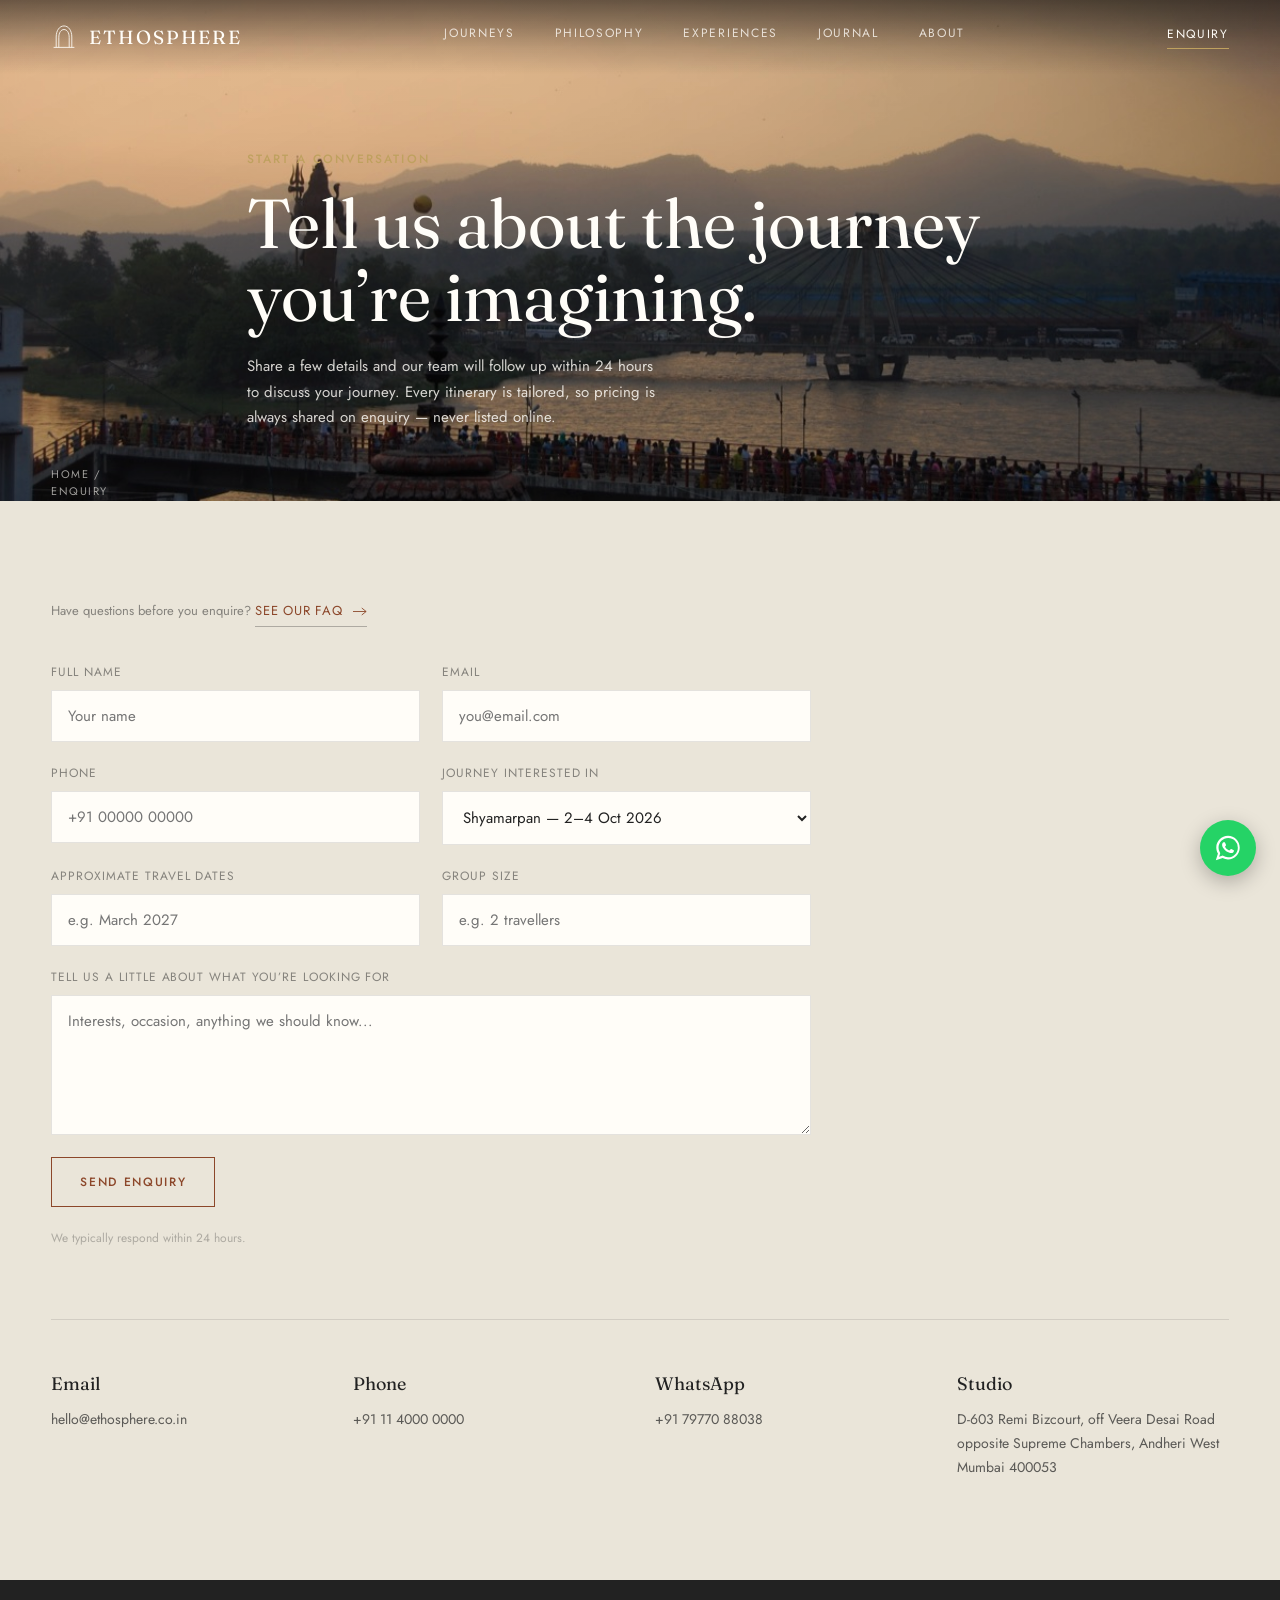
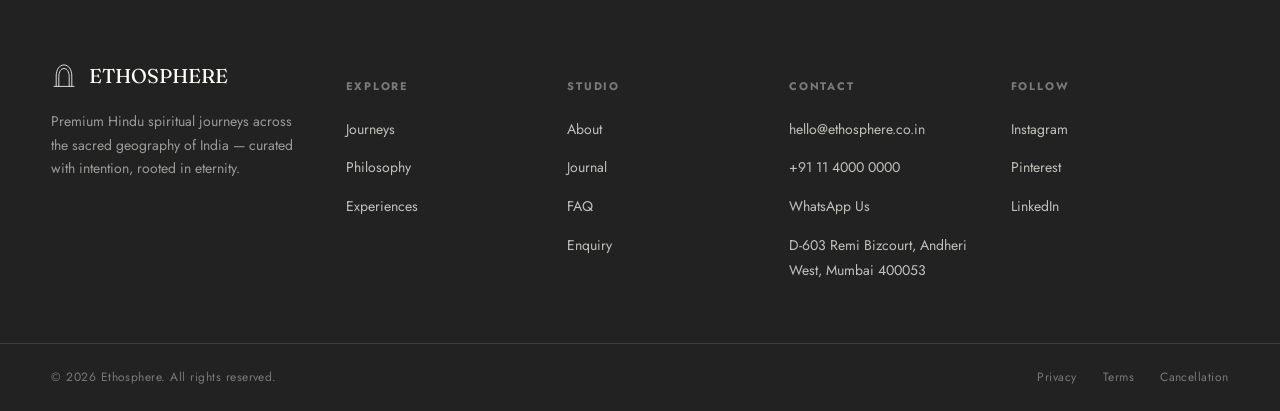
<file: enquiry.html>
<!DOCTYPE html>
<html lang="en">
<head>
<meta charset="UTF-8">
<meta name="viewport" content="width=device-width, initial-scale=1.0">
<title>Enquiry — Ethosphere</title>
<meta name="description" content="Start planning a premium Hindu spiritual journey with Ethosphere — tell us your dates, interests and preferred itinerary.">
<link rel="icon" href="data:image/svg+xml,<svg xmlns=%22http://www.w3.org/2000/svg%22 viewBox=%220 0 40 40%22><path d=%22M8 36 V20 C8 10 13 3 20 3 C27 3 32 10 32 20 V36%22 stroke=%22%238C472A%22 stroke-width=%222%22 fill=%22none%22/></svg>">
<link rel="stylesheet" href="css/style.css">

</head>
<body>

<header class="site-header">
  <a href="index.html" class="brand"><svg viewBox="0 0 40 40" fill="none" xmlns="http://www.w3.org/2000/svg" style="stroke:currentColor;stroke-width:1.3;">
  <path d="M8 36 V20 C8 10 13 3 20 3 C27 3 32 10 32 20 V36"/>
  <path d="M12 36 V21 C12 13 15.5 8.5 20 8.5 C24.5 8.5 28 13 28 21 V36"/>
  <line x1="4" y1="36" x2="36" y2="36"/>
</svg><span>ETHOSPHERE</span></a>
  <nav class="nav-main"><a href="journeys.html">Journeys</a>
<a href="philosophy.html">Philosophy</a>
<a href="experiences.html">Experiences</a>
<a href="journal.html">Journal</a>
<a href="about.html">About</a></nav>
  <div class="nav-right">
    <a href="enquiry.html" class="nav-cta">Enquiry</a>
    <button class="nav-toggle" aria-label="Open menu"><span></span><span></span><span></span></button>
  </div>
</header>
<div class="mobile-nav">
  <button class="mobile-nav-close">Close</button>
  <a href="journeys.html">Journeys</a>
  <a href="philosophy.html">Philosophy</a>
  <a href="experiences.html">Experiences</a>
  <a href="journal.html">Journal</a>
  <a href="about.html">About</a>
  <a href="enquiry.html" style="font-size:16px;color:var(--rust);margin-top:20px;">Enquiry &rarr;</a>
</div>

<header class="page-header" style="min-height:46vh;">
  <div class="media-panel "><img src="images/exp-ashram-morning.jpg" alt="Misty morning on the Ganges near Rishikesh" loading="lazy"></div>
  <div class="breadcrumb"><a href="index.html">Home</a> / Enquiry</div>
  <div class="page-header-inner">
    <span class="eyebrow">Start A Conversation</span>
    <h1>Tell us about the journey you&rsquo;re imagining.</h1>
    <p class="lede">Share a few details and our team will follow up within 24 hours to discuss your journey. Every itinerary is tailored, so pricing is always shared on enquiry — never listed online.</p>
  </div>
</header>

<section class="section">
  <p class="faq-hint">Have questions before you enquire? <a href="faq.html" class="link-arrow" style="display:inline-flex;">See our FAQ<svg viewBox="0 0 16 10" style="width:14px;height:9px;"><path d="M0 5H15M15 5L10 1M15 5L10 9" stroke="currentColor" fill="none"/></svg></a></p>
  <form class="enquiry-form" id="enquiryForm" data-reveal action="https://formspree.io/f/mjybpqwl" method="POST">
    <input type="hidden" name="_subject" value="New Ethosphere Enquiry">
    <div class="form-row">
      <label>Full Name<input type="text" name="name" placeholder="Your name" required></label>
      <label>Email<input type="email" name="email" placeholder="you@email.com" required></label>
    </div>
    <div class="form-row">
      <label>Phone<input type="tel" name="phone" placeholder="+91 00000 00000"></label>
      <label>Journey Interested In
        <select name="journey" id="journeyField">
          <option value="Shyamarpan &mdash; 2&ndash;4 Oct 2026" data-key="shyamarpan">Shyamarpan &mdash; 2&ndash;4 Oct 2026</option>
          <option value="General / Future Journey" data-key="general">General / Future Journey</option>
        </select>
      </label>
    </div>
    <div class="form-row">
      <label>Approximate Travel Dates<input type="text" name="dates" id="datesField" placeholder="e.g. March 2027"></label>
      <label>Group Size<input type="text" name="group_size" placeholder="e.g. 2 travellers"></label>
    </div>
    <label>Tell us a little about what you&rsquo;re looking for<textarea name="message" rows="5" placeholder="Interests, occasion, anything we should know..."></textarea></label>
    <button type="submit" class="btn btn-rust">Send Enquiry</button>
    <p class="form-note" id="enquiryFormNote">We typically respond within 24 hours.</p>
  </form>
  <div class="enquiry-success" id="enquirySuccess" style="display:none;">
    <h3>Thank you.</h3>
    <p>Your enquiry has reached us — we&rsquo;ll be in touch within 24 hours to discuss your journey.</p>
  </div>

  <div class="enquiry-info" data-reveal>
    <div class="enquiry-info-item">
      <h4>Email</h4>
      <p><a href="mailto:hello@ethosphere.co.in">hello@ethosphere.co.in</a></p>
    </div>
    <div class="enquiry-info-item">
      <h4>Phone</h4>
      <p><a href="tel:+911140000000">+91 11 4000 0000</a></p>
    </div>
    <div class="enquiry-info-item">
      <h4>WhatsApp</h4>
      <p><a href="https://wa.me/917977088038?text=Hi%2C%20I%27d%20like%20to%20enquire%20about%20a%20journey." target="_blank" rel="noopener">+91 79770 88038</a></p>
    </div>
    <div class="enquiry-info-item">
      <h4>Studio</h4>
      <p><a href="https://www.google.com/maps/search/?api=1&amp;query=D-603%20Remi%20Bizcourt%2C%20off%20Veera%20Desai%20Road%20opposite%20Supreme%20Chambers%20Andheri%20West%2C%20Mumbai%20400053" target="_blank" rel="noopener">D-603 Remi Bizcourt, off Veera Desai Road<br>opposite Supreme Chambers, Andheri West<br>Mumbai 400053</a></p>
    </div>
  </div>
</section>

<footer class="site-footer">
  <div class="footer-top">
    <div>
      <div class="footer-brand"><svg viewBox="0 0 40 40" fill="none" xmlns="http://www.w3.org/2000/svg" style="stroke:currentColor;stroke-width:1.3;">
  <path d="M8 36 V20 C8 10 13 3 20 3 C27 3 32 10 32 20 V36"/>
  <path d="M12 36 V21 C12 13 15.5 8.5 20 8.5 C24.5 8.5 28 13 28 21 V36"/>
  <line x1="4" y1="36" x2="36" y2="36"/>
</svg><span>ETHOSPHERE</span></div>
      <p>Premium Hindu spiritual journeys across the sacred geography of India — curated with intention, rooted in eternity.</p>
    </div>
    <div class="footer-col">
      <h5>Explore</h5>
      <ul>
        <li><a href="journeys.html">Journeys</a></li>
        <li><a href="philosophy.html">Philosophy</a></li>
        <li><a href="experiences.html">Experiences</a></li>
      </ul>
    </div>
    <div class="footer-col">
      <h5>Studio</h5>
      <ul>
        <li><a href="about.html">About</a></li>
        <li><a href="journal.html">Journal</a></li>
        <li><a href="faq.html">FAQ</a></li>
        <li><a href="enquiry.html">Enquiry</a></li>
      </ul>
    </div>
    <div class="footer-col">
      <h5>Contact</h5>
      <ul>
        <li><a href="mailto:hello@ethosphere.co.in">hello@ethosphere.co.in</a></li>
        <li><a href="tel:+911140000000">+91 11 4000 0000</a></li>
        <li><a href="https://wa.me/917977088038?text=Hi%2C%20I%27d%20like%20to%20know%20more%20about%20Ethosphere%27s%20journeys." target="_blank" rel="noopener">WhatsApp Us</a></li>
        <li><a href="https://www.google.com/maps/search/?api=1&amp;query=D-603%20Remi%20Bizcourt%2C%20off%20Veera%20Desai%20Road%20opposite%20Supreme%20Chambers%20Andheri%20West%2C%20Mumbai%20400053" target="_blank" rel="noopener">D-603 Remi Bizcourt, Andheri West, Mumbai 400053</a></li>
      </ul>
    </div>
    <div class="footer-col">
      <h5>Follow</h5>
      <ul>
        <li><a href="#">Instagram</a></li>
        <li><a href="#">Pinterest</a></li>
        <li><a href="#">LinkedIn</a></li>
      </ul>
    </div>
  </div>
  <div class="footer-bottom wrap">
    <span>&copy; 2026 Ethosphere. All rights reserved.</span>
    <div class="footer-legal">
      <a href="privacy.html">Privacy</a>
      <a href="terms.html">Terms</a>
      <a href="cancellation.html">Cancellation</a>
    </div>
  </div>
</footer>
<a class="whatsapp-fab" href="https://wa.me/917977088038?text=Hi%2C%20I%27d%20like%20to%20know%20more%20about%20Ethosphere%27s%20journeys." target="_blank" rel="noopener" aria-label="Chat with us on WhatsApp">
  <svg viewBox="0 0 32 32" fill="currentColor" xmlns="http://www.w3.org/2000/svg" aria-hidden="true">
    <path d="M16.004 3C9.101 3 3.5 8.6 3.5 15.5c0 2.354.65 4.554 1.78 6.437L3 29l7.278-2.238a12.44 12.44 0 0 0 5.726 1.42h.005c6.902 0 12.503-5.6 12.503-12.5S22.906 3 16.004 3Zm0 22.77h-.004a10.28 10.28 0 0 1-5.24-1.436l-.376-.223-3.89 1.196 1.24-3.79-.246-.39a10.27 10.27 0 0 1-1.573-5.464c0-5.68 4.62-10.3 10.294-10.3 2.75 0 5.334 1.072 7.28 3.02a10.23 10.23 0 0 1 3.014 7.286c0 5.68-4.62 10.3-10.293 10.3Zm5.64-7.71c-.31-.155-1.832-.904-2.116-1.008-.284-.104-.49-.155-.696.156-.207.31-.798 1.007-.978 1.213-.18.207-.36.233-.67.078-.31-.155-1.306-.481-2.488-1.535-.92-.82-1.54-1.833-1.72-2.144-.18-.31-.02-.478.135-.632.14-.138.31-.36.465-.54.155-.18.207-.31.31-.517.104-.207.052-.388-.026-.543-.078-.155-.696-1.677-.954-2.297-.251-.603-.507-.522-.696-.532-.18-.008-.388-.01-.594-.01-.207 0-.543.078-.827.388-.284.31-1.084 1.06-1.084 2.582 0 1.522 1.11 2.994 1.265 3.2.155.207 2.185 3.336 5.293 4.678.74.32 1.317.51 1.767.653.742.236 1.418.203 1.953.123.596-.089 1.832-.749 2.09-1.472.258-.723.258-1.343.18-1.472-.077-.13-.283-.207-.593-.362Z"/>
  </svg>
</a>
<script src="js/main.js"></script>
</body>
</html>
</file>
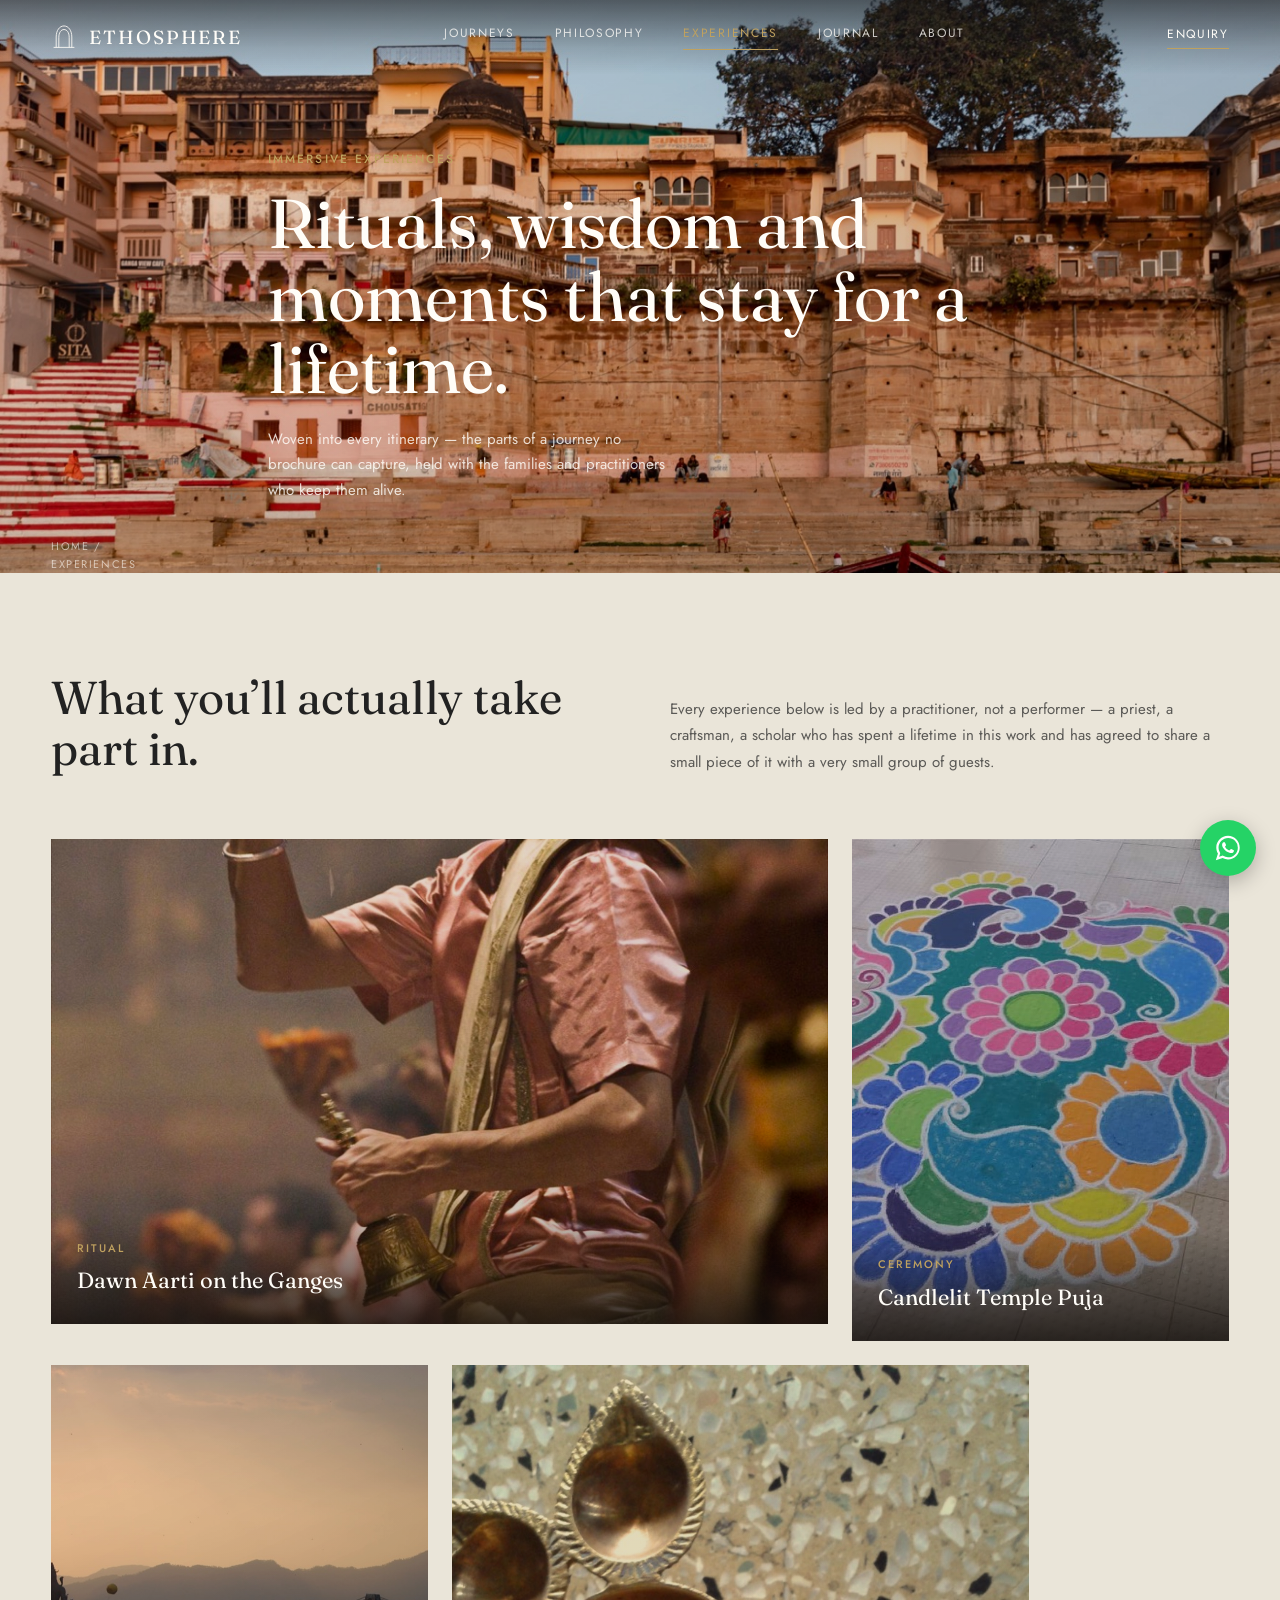
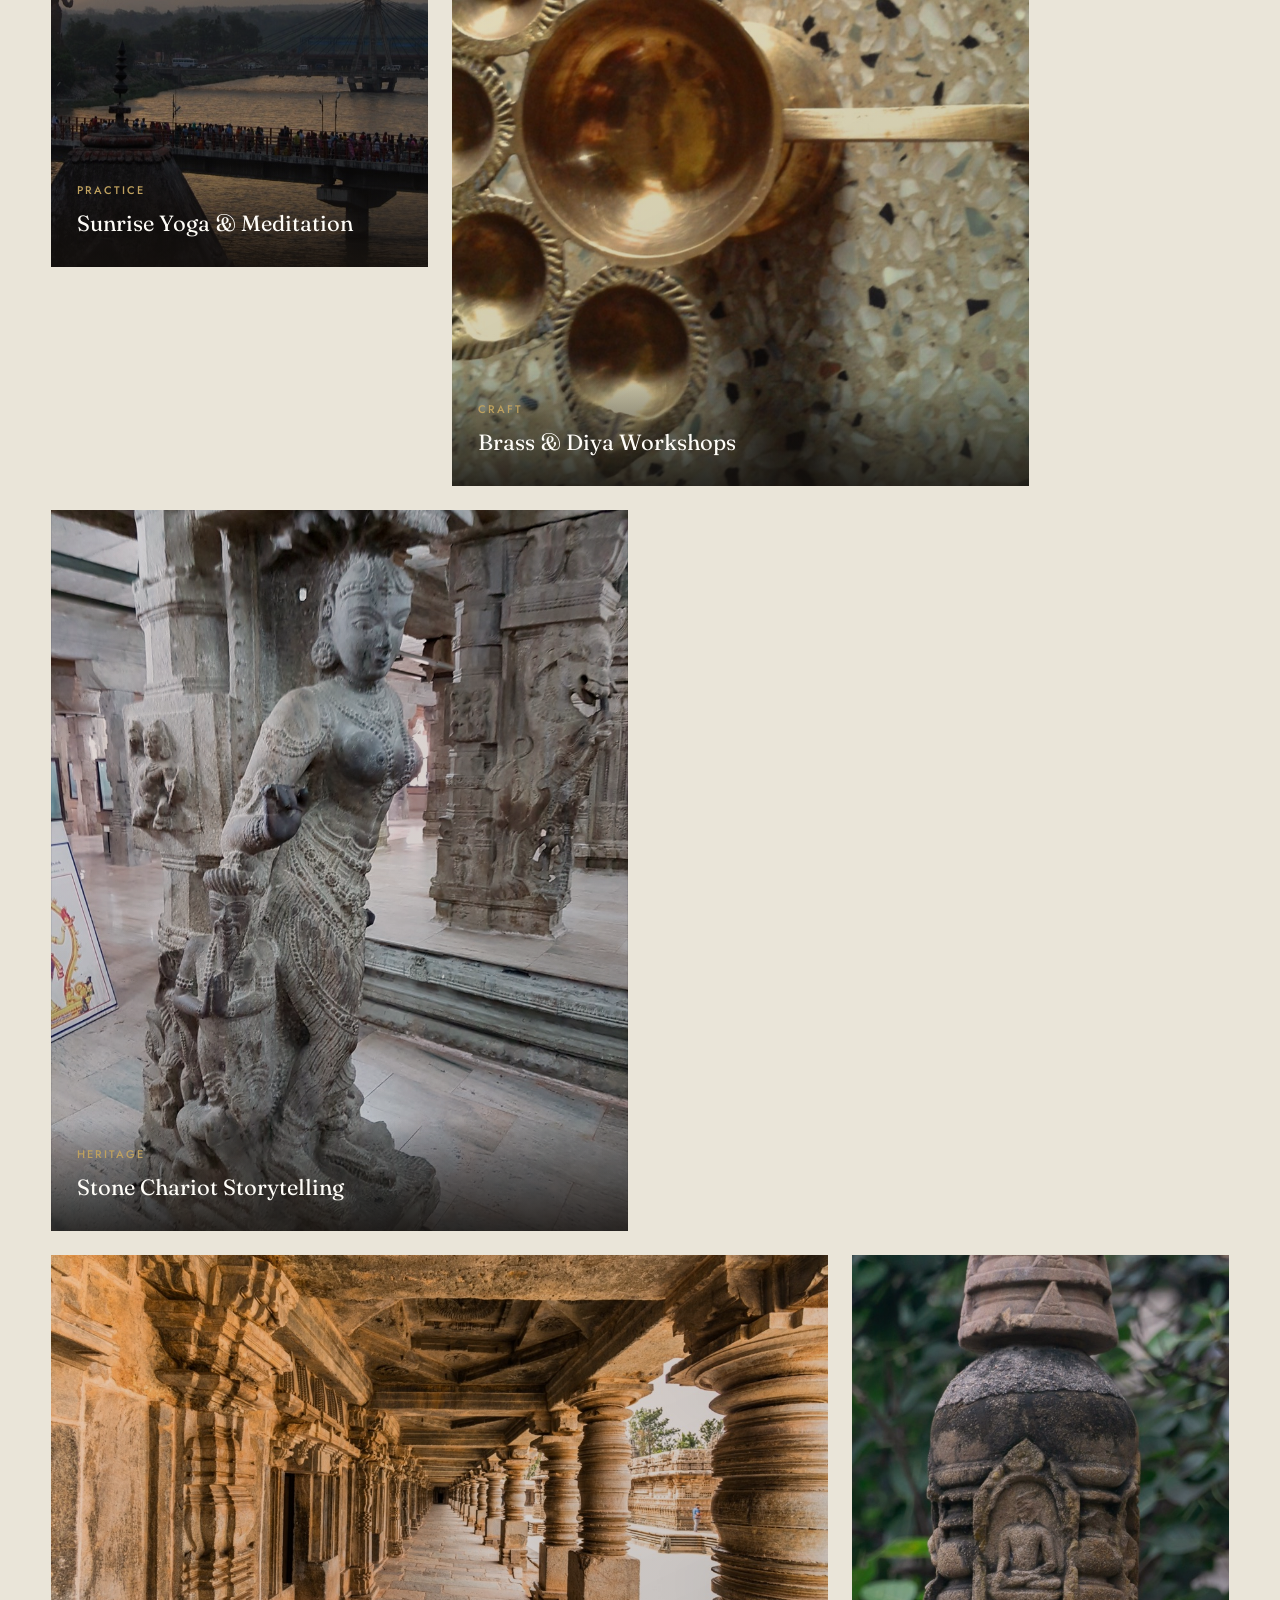
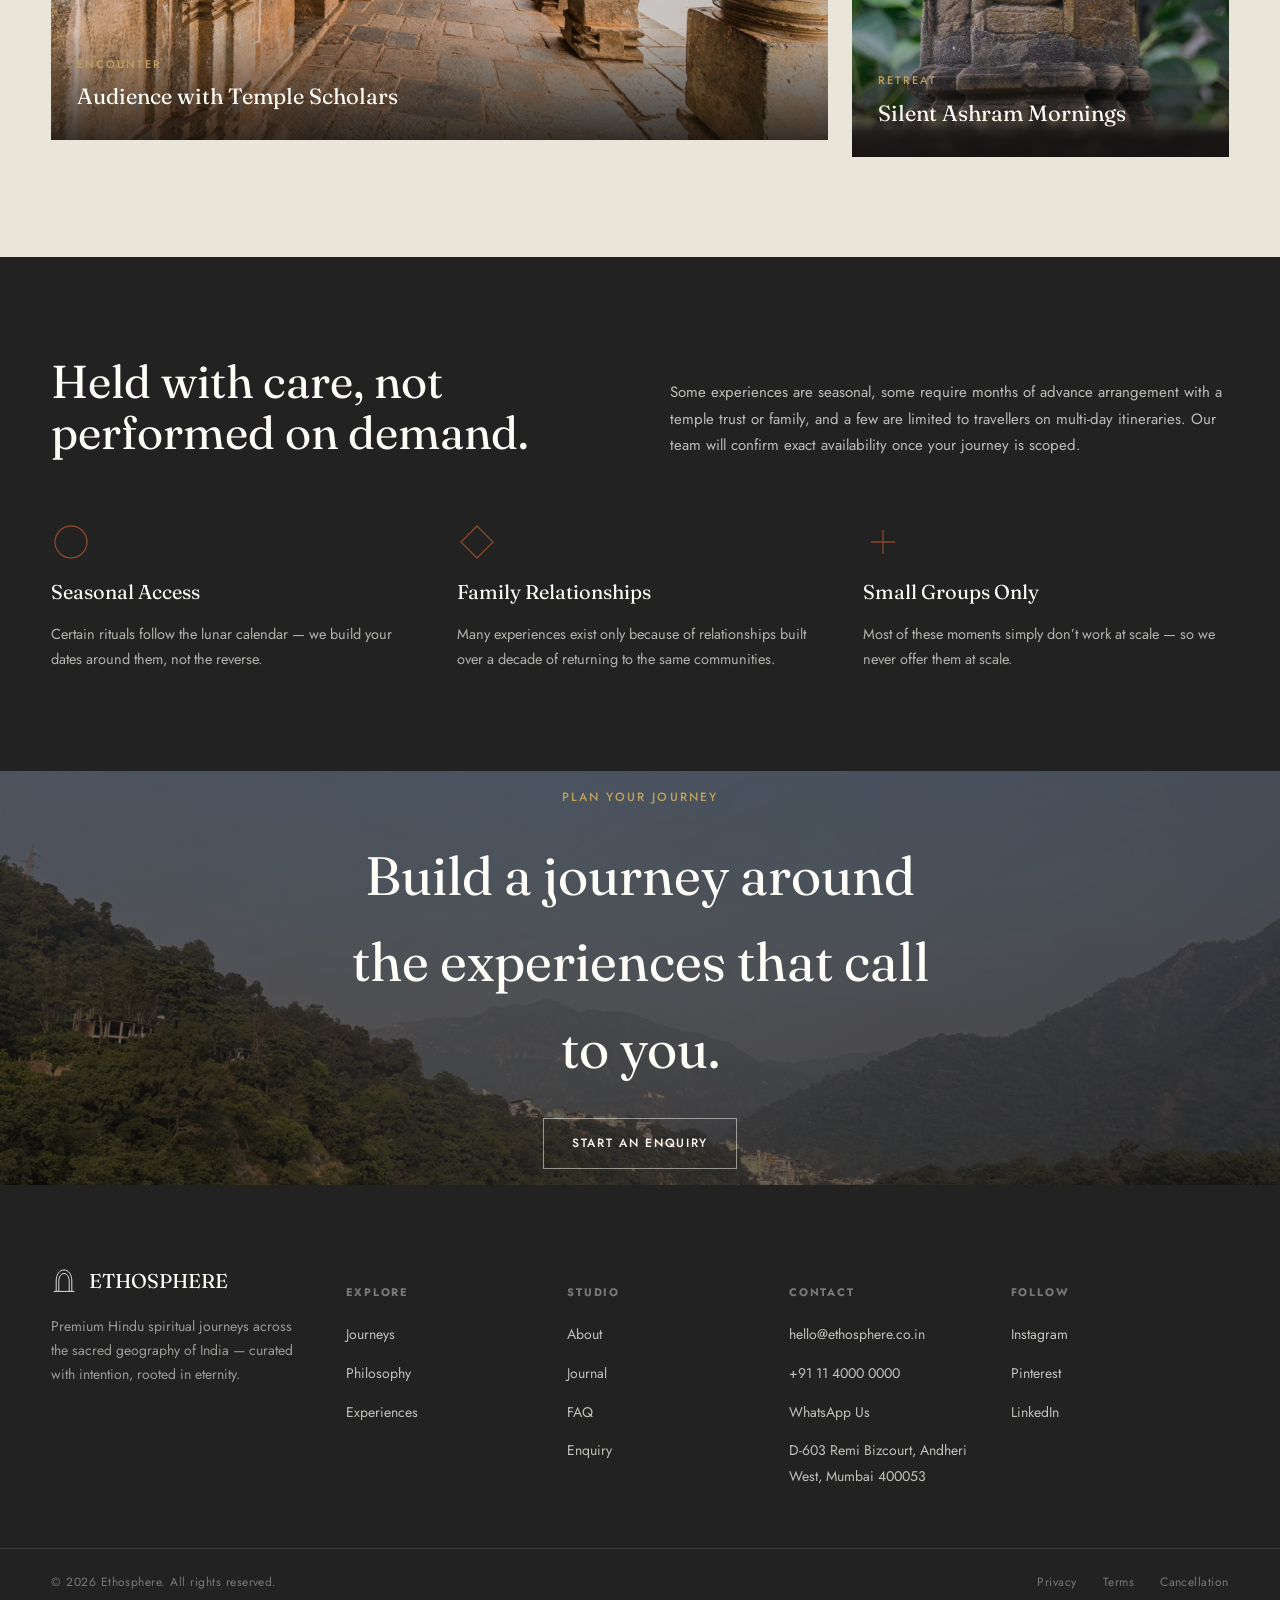
<file: experiences.html>
<!DOCTYPE html>
<html lang="en">
<head>
<meta charset="UTF-8">
<meta name="viewport" content="width=device-width, initial-scale=1.0">
<title>Experiences — Ethosphere</title>
<meta name="description" content="Immersive rituals and experiences on every Ethosphere journey — dawn aarti, temple puja, yoga, craft workshops and scholar encounters.">
<link rel="icon" href="data:image/svg+xml,<svg xmlns=%22http://www.w3.org/2000/svg%22 viewBox=%220 0 40 40%22><path d=%22M8 36 V20 C8 10 13 3 20 3 C27 3 32 10 32 20 V36%22 stroke=%22%238C472A%22 stroke-width=%222%22 fill=%22none%22/></svg>">
<link rel="stylesheet" href="css/style.css">

</head>
<body>

<header class="site-header">
  <a href="index.html" class="brand"><svg viewBox="0 0 40 40" fill="none" xmlns="http://www.w3.org/2000/svg" style="stroke:currentColor;stroke-width:1.3;">
  <path d="M8 36 V20 C8 10 13 3 20 3 C27 3 32 10 32 20 V36"/>
  <path d="M12 36 V21 C12 13 15.5 8.5 20 8.5 C24.5 8.5 28 13 28 21 V36"/>
  <line x1="4" y1="36" x2="36" y2="36"/>
</svg><span>ETHOSPHERE</span></a>
  <nav class="nav-main"><a href="journeys.html">Journeys</a>
<a href="philosophy.html">Philosophy</a>
<a href="experiences.html">Experiences</a>
<a href="journal.html">Journal</a>
<a href="about.html">About</a></nav>
  <div class="nav-right">
    <a href="enquiry.html" class="nav-cta">Enquiry</a>
    <button class="nav-toggle" aria-label="Open menu"><span></span><span></span><span></span></button>
  </div>
</header>
<div class="mobile-nav">
  <button class="mobile-nav-close">Close</button>
  <a href="journeys.html">Journeys</a>
  <a href="philosophy.html">Philosophy</a>
  <a href="experiences.html">Experiences</a>
  <a href="journal.html">Journal</a>
  <a href="about.html">About</a>
  <a href="enquiry.html" style="font-size:16px;color:var(--rust);margin-top:20px;">Enquiry &rarr;</a>
</div>

<header class="page-header">
  <div class="media-panel "><img src="images/journey-ganges-ghats.jpg" alt="The ghats of Varanasi at dusk" loading="lazy"></div>
  <div class="breadcrumb"><a href="index.html">Home</a> / Experiences</div>
  <div class="page-header-inner">
    <span class="eyebrow">Immersive Experiences</span>
    <h1>Rituals, wisdom and moments that stay for a lifetime.</h1>
    <p class="lede">Woven into every itinerary — the parts of a journey no brochure can capture, held with the families and practitioners who keep them alive.</p>
  </div>
</header>

<section class="section">
  <div class="section-intro" data-reveal>
    <h2>What you&rsquo;ll actually take part in.</h2>
    <p>Every experience below is led by a practitioner, not a performer — a priest, a craftsman, a scholar who has spent a lifetime in this work and has agreed to share a small piece of it with a very small group of guests.</p>
  </div>
  <div class="exp-grid">
    <div class="exp-card span-4" data-reveal>
      <div class="media-panel "><img src="images/exp-aarti.jpg" alt="Dawn Aarti on the Ganges" loading="lazy"></div>
      <div class="exp-card-label">
        <span class="eyebrow">Ritual</span>
        <h3>Dawn Aarti on the Ganges</h3>
      </div>
    </div>
    <div class="exp-card span-2" data-reveal>
      <div class="media-panel "><img src="images/exp-craft.jpg" alt="Candlelit Temple Puja" loading="lazy"></div>
      <div class="exp-card-label">
        <span class="eyebrow">Ceremony</span>
        <h3>Candlelit Temple Puja</h3>
      </div>
    </div>
    <div class="exp-card span-2" data-reveal>
      <div class="media-panel "><img src="images/exp-ashram-morning.jpg" alt="Sunrise Yoga &amp; Meditation" loading="lazy"></div>
      <div class="exp-card-label">
        <span class="eyebrow">Practice</span>
        <h3>Sunrise Yoga &amp; Meditation</h3>
      </div>
    </div>
    <div class="exp-card span-3" data-reveal>
      <div class="media-panel "><img src="images/detail-brass-ritual.jpg" alt="Brass &amp; Diya Workshops" loading="lazy"></div>
      <div class="exp-card-label">
        <span class="eyebrow">Craft</span>
        <h3>Brass &amp; Diya Workshops</h3>
      </div>
    </div>
    <div class="exp-card span-3" data-reveal>
      <div class="media-panel "><img src="images/detail-carved-stone.jpg" alt="Stone Chariot Storytelling" loading="lazy"></div>
      <div class="exp-card-label">
        <span class="eyebrow">Heritage</span>
        <h3>Stone Chariot Storytelling</h3>
      </div>
    </div>
    <div class="exp-card span-4" data-reveal>
      <div class="media-panel "><img src="images/detail-corridor.jpg" alt="Audience with Temple Scholars" loading="lazy"></div>
      <div class="exp-card-label">
        <span class="eyebrow">Encounter</span>
        <h3>Audience with Temple Scholars</h3>
      </div>
    </div>
    <div class="exp-card span-2" data-reveal>
      <div class="media-panel "><img src="images/exp-stupas.jpg" alt="Silent Ashram Mornings" loading="lazy"></div>
      <div class="exp-card-label">
        <span class="eyebrow">Retreat</span>
        <h3>Silent Ashram Mornings</h3>
      </div>
    </div>
  </div>
</section>

<section class="section bg-ink">
  <div class="section-intro" data-reveal>
    <h2 style="color:#fffdf8;">Held with care, not performed on demand.</h2>
    <p style="color:rgba(255,253,248,.7);">Some experiences are seasonal, some require months of advance arrangement with a temple trust or family, and a few are limited to travellers on multi-day itineraries. Our team will confirm exact availability once your journey is scoped.</p>
  </div>
  <div class="value-row" data-reveal>
    <div class="value-item">
      <svg class="icon" viewBox="0 0 40 40" fill="none" xmlns="http://www.w3.org/2000/svg" style="stroke:currentColor;stroke-width:1.3;"><circle cx="20" cy="20" r="16"/></svg>
      <h4 style="color:#fffdf8;">Seasonal Access</h4>
      <p style="color:rgba(255,253,248,.65);">Certain rituals follow the lunar calendar — we build your dates around them, not the reverse.</p>
    </div>
    <div class="value-item">
      <svg class="icon" viewBox="0 0 40 40" fill="none" xmlns="http://www.w3.org/2000/svg" style="stroke:currentColor;stroke-width:1.3;"><path d="M20 4 L36 20 L20 36 L4 20 Z"/></svg>
      <h4 style="color:#fffdf8;">Family Relationships</h4>
      <p style="color:rgba(255,253,248,.65);">Many experiences exist only because of relationships built over a decade of returning to the same communities.</p>
    </div>
    <div class="value-item">
      <svg class="icon" viewBox="0 0 40 40" fill="none" xmlns="http://www.w3.org/2000/svg" style="stroke:currentColor;stroke-width:1.3;"><path d="M8 20 H32 M20 8 V32"/></svg>
      <h4 style="color:#fffdf8;">Small Groups Only</h4>
      <p style="color:rgba(255,253,248,.65);">Most of these moments simply don&rsquo;t work at scale — so we never offer them at scale.</p>
    </div>
  </div>
</section>

<section class="cta-band">
  <div class="media-panel "><img src="images/journey-rishikesh.jpg" alt="The Ganges winding through the Himalayan foothills" loading="lazy"></div>
  <div class="cta-band-inner" data-reveal>
    <span class="eyebrow">Plan Your Journey</span>
    <h2>Build a journey around the experiences that call to you.</h2>
    <a href="enquiry.html" class="btn btn-light">Start an Enquiry</a>
  </div>
</section>

<footer class="site-footer">
  <div class="footer-top">
    <div>
      <div class="footer-brand"><svg viewBox="0 0 40 40" fill="none" xmlns="http://www.w3.org/2000/svg" style="stroke:currentColor;stroke-width:1.3;">
  <path d="M8 36 V20 C8 10 13 3 20 3 C27 3 32 10 32 20 V36"/>
  <path d="M12 36 V21 C12 13 15.5 8.5 20 8.5 C24.5 8.5 28 13 28 21 V36"/>
  <line x1="4" y1="36" x2="36" y2="36"/>
</svg><span>ETHOSPHERE</span></div>
      <p>Premium Hindu spiritual journeys across the sacred geography of India — curated with intention, rooted in eternity.</p>
    </div>
    <div class="footer-col">
      <h5>Explore</h5>
      <ul>
        <li><a href="journeys.html">Journeys</a></li>
        <li><a href="philosophy.html">Philosophy</a></li>
        <li><a href="experiences.html">Experiences</a></li>
      </ul>
    </div>
    <div class="footer-col">
      <h5>Studio</h5>
      <ul>
        <li><a href="about.html">About</a></li>
        <li><a href="journal.html">Journal</a></li>
        <li><a href="faq.html">FAQ</a></li>
        <li><a href="enquiry.html">Enquiry</a></li>
      </ul>
    </div>
    <div class="footer-col">
      <h5>Contact</h5>
      <ul>
        <li><a href="mailto:hello@ethosphere.co.in">hello@ethosphere.co.in</a></li>
        <li><a href="tel:+911140000000">+91 11 4000 0000</a></li>
        <li><a href="https://wa.me/917977088038?text=Hi%2C%20I%27d%20like%20to%20know%20more%20about%20Ethosphere%27s%20journeys." target="_blank" rel="noopener">WhatsApp Us</a></li>
        <li><a href="https://www.google.com/maps/search/?api=1&amp;query=D-603%20Remi%20Bizcourt%2C%20off%20Veera%20Desai%20Road%20opposite%20Supreme%20Chambers%20Andheri%20West%2C%20Mumbai%20400053" target="_blank" rel="noopener">D-603 Remi Bizcourt, Andheri West, Mumbai 400053</a></li>
      </ul>
    </div>
    <div class="footer-col">
      <h5>Follow</h5>
      <ul>
        <li><a href="#">Instagram</a></li>
        <li><a href="#">Pinterest</a></li>
        <li><a href="#">LinkedIn</a></li>
      </ul>
    </div>
  </div>
  <div class="footer-bottom wrap">
    <span>&copy; 2026 Ethosphere. All rights reserved.</span>
    <div class="footer-legal">
      <a href="privacy.html">Privacy</a>
      <a href="terms.html">Terms</a>
      <a href="cancellation.html">Cancellation</a>
    </div>
  </div>
</footer>
<a class="whatsapp-fab" href="https://wa.me/917977088038?text=Hi%2C%20I%27d%20like%20to%20know%20more%20about%20Ethosphere%27s%20journeys." target="_blank" rel="noopener" aria-label="Chat with us on WhatsApp">
  <svg viewBox="0 0 32 32" fill="currentColor" xmlns="http://www.w3.org/2000/svg" aria-hidden="true">
    <path d="M16.004 3C9.101 3 3.5 8.6 3.5 15.5c0 2.354.65 4.554 1.78 6.437L3 29l7.278-2.238a12.44 12.44 0 0 0 5.726 1.42h.005c6.902 0 12.503-5.6 12.503-12.5S22.906 3 16.004 3Zm0 22.77h-.004a10.28 10.28 0 0 1-5.24-1.436l-.376-.223-3.89 1.196 1.24-3.79-.246-.39a10.27 10.27 0 0 1-1.573-5.464c0-5.68 4.62-10.3 10.294-10.3 2.75 0 5.334 1.072 7.28 3.02a10.23 10.23 0 0 1 3.014 7.286c0 5.68-4.62 10.3-10.293 10.3Zm5.64-7.71c-.31-.155-1.832-.904-2.116-1.008-.284-.104-.49-.155-.696.156-.207.31-.798 1.007-.978 1.213-.18.207-.36.233-.67.078-.31-.155-1.306-.481-2.488-1.535-.92-.82-1.54-1.833-1.72-2.144-.18-.31-.02-.478.135-.632.14-.138.31-.36.465-.54.155-.18.207-.31.31-.517.104-.207.052-.388-.026-.543-.078-.155-.696-1.677-.954-2.297-.251-.603-.507-.522-.696-.532-.18-.008-.388-.01-.594-.01-.207 0-.543.078-.827.388-.284.31-1.084 1.06-1.084 2.582 0 1.522 1.11 2.994 1.265 3.2.155.207 2.185 3.336 5.293 4.678.74.32 1.317.51 1.767.653.742.236 1.418.203 1.953.123.596-.089 1.832-.749 2.09-1.472.258-.723.258-1.343.18-1.472-.077-.13-.283-.207-.593-.362Z"/>
  </svg>
</a>
<script src="js/main.js"></script>
</body>
</html>
</file>
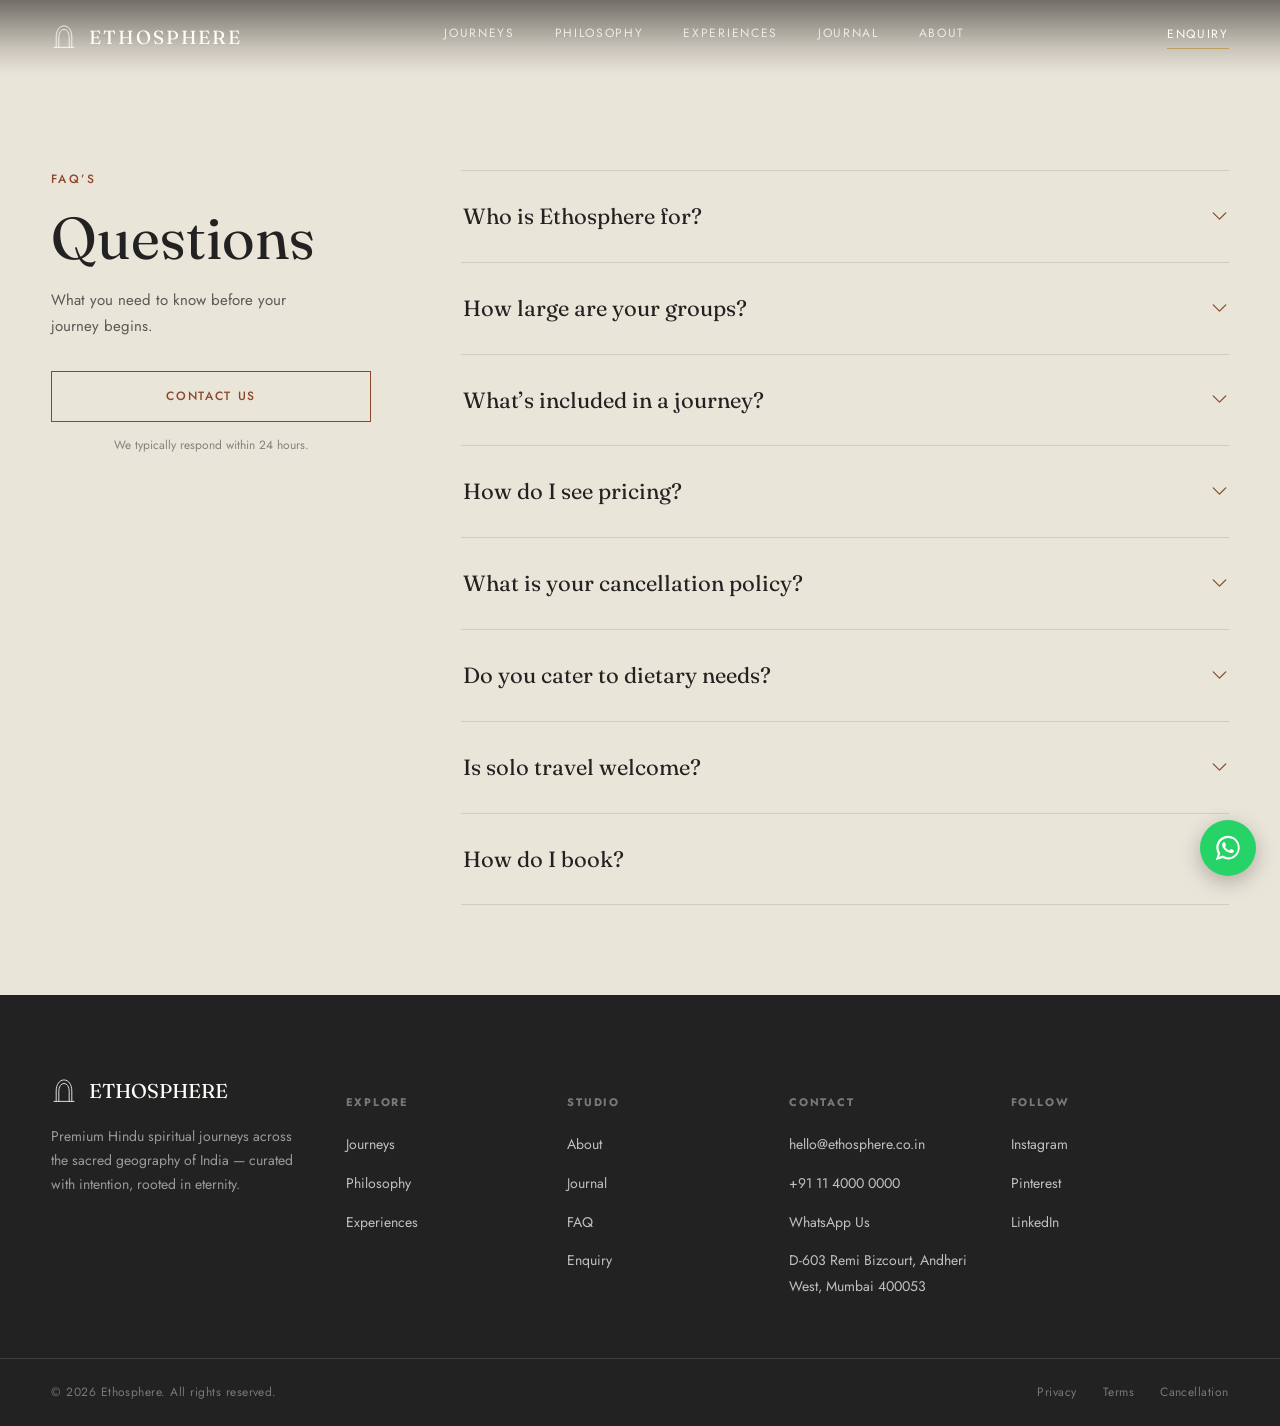
<file: faq.html>
<!DOCTYPE html>
<html lang="en">
<head>
<meta charset="UTF-8">
<meta name="viewport" content="width=device-width, initial-scale=1.0">
<title>FAQ — Ethosphere</title>
<meta name="description" content="Frequently asked questions about Ethosphere's curated Hindu spiritual journeys — group size, inclusions, pricing, dietary needs and booking.">
<link rel="icon" href="data:image/svg+xml,<svg xmlns=%22http://www.w3.org/2000/svg%22 viewBox=%220 0 40 40%22><path d=%22M8 36 V20 C8 10 13 3 20 3 C27 3 32 10 32 20 V36%22 stroke=%22%238C472A%22 stroke-width=%222%22 fill=%22none%22/></svg>">
<link rel="stylesheet" href="css/style.css">

</head>
<body>

<header class="site-header">
  <a href="index.html" class="brand"><svg viewBox="0 0 40 40" fill="none" xmlns="http://www.w3.org/2000/svg" style="stroke:currentColor;stroke-width:1.3;">
  <path d="M8 36 V20 C8 10 13 3 20 3 C27 3 32 10 32 20 V36"/>
  <path d="M12 36 V21 C12 13 15.5 8.5 20 8.5 C24.5 8.5 28 13 28 21 V36"/>
  <line x1="4" y1="36" x2="36" y2="36"/>
</svg><span>ETHOSPHERE</span></a>
  <nav class="nav-main"><a href="journeys.html">Journeys</a>
<a href="philosophy.html">Philosophy</a>
<a href="experiences.html">Experiences</a>
<a href="journal.html">Journal</a>
<a href="about.html">About</a></nav>
  <div class="nav-right">
    <a href="enquiry.html" class="nav-cta">Enquiry</a>
    <button class="nav-toggle" aria-label="Open menu"><span></span><span></span><span></span></button>
  </div>
</header>
<div class="mobile-nav">
  <button class="mobile-nav-close">Close</button>
  <a href="journeys.html">Journeys</a>
  <a href="philosophy.html">Philosophy</a>
  <a href="experiences.html">Experiences</a>
  <a href="journal.html">Journal</a>
  <a href="about.html">About</a>
  <a href="enquiry.html" style="font-size:16px;color:var(--rust);margin-top:20px;">Enquiry &rarr;</a>
</div>

<section class="faq-layout faq-standalone" data-reveal>
      <div class="faq-sidebar">
        <span class="eyebrow">FAQ&rsquo;s</span>
        <h1>Questions</h1>
        <p class="faq-intro">What you need to know before your journey begins.</p>
        <a href="enquiry.html" class="btn btn-rust faq-contact-btn">Contact Us</a>
        <p class="faq-reassure">We typically respond within 24 hours.</p>
      </div>
      <div class="faq-list">
        <div class="faq-item" data-reveal>
      <button class="faq-question" type="button">
        <span>Who is Ethosphere for?</span>
        <span class="faq-chevron"><svg viewBox="0 0 16 10" fill="none"><path d="M1 1L8 8L15 1" stroke="currentColor" stroke-width="1.3" stroke-linecap="round" stroke-linejoin="round"/></svg></span>
      </button>
      <div class="faq-answer"><p>Travellers seeking depth over pace — small-group, intentionally curated journeys across India&rsquo;s sacred geography, for those who value presence and quality over ticking off destinations.</p></div>
    </div>
    <div class="faq-item" data-reveal>
      <button class="faq-question" type="button">
        <span>How large are your groups?</span>
        <span class="faq-chevron"><svg viewBox="0 0 16 10" fill="none"><path d="M1 1L8 8L15 1" stroke="currentColor" stroke-width="1.3" stroke-linecap="round" stroke-linejoin="round"/></svg></span>
      </button>
      <div class="faq-answer"><p>We keep journeys intimate by design, typically capped well below a standard tour group, so every guest is genuinely looked after.</p></div>
    </div>
    <div class="faq-item" data-reveal>
      <button class="faq-question" type="button">
        <span>What&rsquo;s included in a journey?</span>
        <span class="faq-chevron"><svg viewBox="0 0 16 10" fill="none"><path d="M1 1L8 8L15 1" stroke="currentColor" stroke-width="1.3" stroke-linecap="round" stroke-linejoin="round"/></svg></span>
      </button>
      <div class="faq-answer"><p>Each journey page lists exactly what&rsquo;s included — accommodation, meals, transfers, darshan arrangements and curated experiences. Nothing is left vague; enquire and we&rsquo;ll walk you through it in detail.</p></div>
    </div>
    <div class="faq-item" data-reveal>
      <button class="faq-question" type="button">
        <span>How do I see pricing?</span>
        <span class="faq-chevron"><svg viewBox="0 0 16 10" fill="none"><path d="M1 1L8 8L15 1" stroke="currentColor" stroke-width="1.3" stroke-linecap="round" stroke-linejoin="round"/></svg></span>
      </button>
      <div class="faq-answer"><p>Because every journey is tailored — dates, group size, accommodation tier — we don&rsquo;t list fixed prices online. Enquire and we&rsquo;ll share a clear, transparent quote within 24 hours.</p></div>
    </div>
    <div class="faq-item" data-reveal>
      <button class="faq-question" type="button">
        <span>What is your cancellation policy?</span>
        <span class="faq-chevron"><svg viewBox="0 0 16 10" fill="none"><path d="M1 1L8 8L15 1" stroke="currentColor" stroke-width="1.3" stroke-linecap="round" stroke-linejoin="round"/></svg></span>
      </button>
      <div class="faq-answer"><p>See our <a href="cancellation.html" class="link-arrow" style="display:inline-flex; border-bottom:1px solid var(--ink-30);">Cancellation &amp; Refund Policy</a> for full terms. In short: earlier cancellations receive a greater refund, and we&rsquo;re always happy to discuss individual circumstances.</p></div>
    </div>
    <div class="faq-item" data-reveal>
      <button class="faq-question" type="button">
        <span>Do you cater to dietary needs?</span>
        <span class="faq-chevron"><svg viewBox="0 0 16 10" fill="none"><path d="M1 1L8 8L15 1" stroke="currentColor" stroke-width="1.3" stroke-linecap="round" stroke-linejoin="round"/></svg></span>
      </button>
      <div class="faq-answer"><p>Yes — let us know at the time of enquiry and we&rsquo;ll accommodate vegetarian, Jain, and other requirements across the journey.</p></div>
    </div>
    <div class="faq-item" data-reveal>
      <button class="faq-question" type="button">
        <span>Is solo travel welcome?</span>
        <span class="faq-chevron"><svg viewBox="0 0 16 10" fill="none"><path d="M1 1L8 8L15 1" stroke="currentColor" stroke-width="1.3" stroke-linecap="round" stroke-linejoin="round"/></svg></span>
      </button>
      <div class="faq-answer"><p>Yes. Many of our guests travel solo and join a small group of like-minded travellers.</p></div>
    </div>
    <div class="faq-item" data-reveal>
      <button class="faq-question" type="button">
        <span>How do I book?</span>
        <span class="faq-chevron"><svg viewBox="0 0 16 10" fill="none"><path d="M1 1L8 8L15 1" stroke="currentColor" stroke-width="1.3" stroke-linecap="round" stroke-linejoin="round"/></svg></span>
      </button>
      <div class="faq-answer"><p>Every journey begins with an enquiry. Once we understand what you&rsquo;re looking for, we&rsquo;ll confirm dates, share details, and guide you through booking.</p></div>
    </div>
        
      </div>
    </section>

<footer class="site-footer">
  <div class="footer-top">
    <div>
      <div class="footer-brand"><svg viewBox="0 0 40 40" fill="none" xmlns="http://www.w3.org/2000/svg" style="stroke:currentColor;stroke-width:1.3;">
  <path d="M8 36 V20 C8 10 13 3 20 3 C27 3 32 10 32 20 V36"/>
  <path d="M12 36 V21 C12 13 15.5 8.5 20 8.5 C24.5 8.5 28 13 28 21 V36"/>
  <line x1="4" y1="36" x2="36" y2="36"/>
</svg><span>ETHOSPHERE</span></div>
      <p>Premium Hindu spiritual journeys across the sacred geography of India — curated with intention, rooted in eternity.</p>
    </div>
    <div class="footer-col">
      <h5>Explore</h5>
      <ul>
        <li><a href="journeys.html">Journeys</a></li>
        <li><a href="philosophy.html">Philosophy</a></li>
        <li><a href="experiences.html">Experiences</a></li>
      </ul>
    </div>
    <div class="footer-col">
      <h5>Studio</h5>
      <ul>
        <li><a href="about.html">About</a></li>
        <li><a href="journal.html">Journal</a></li>
        <li><a href="faq.html">FAQ</a></li>
        <li><a href="enquiry.html">Enquiry</a></li>
      </ul>
    </div>
    <div class="footer-col">
      <h5>Contact</h5>
      <ul>
        <li><a href="mailto:hello@ethosphere.co.in">hello@ethosphere.co.in</a></li>
        <li><a href="tel:+911140000000">+91 11 4000 0000</a></li>
        <li><a href="https://wa.me/917977088038?text=Hi%2C%20I%27d%20like%20to%20know%20more%20about%20Ethosphere%27s%20journeys." target="_blank" rel="noopener">WhatsApp Us</a></li>
        <li><a href="https://www.google.com/maps/search/?api=1&amp;query=D-603%20Remi%20Bizcourt%2C%20off%20Veera%20Desai%20Road%20opposite%20Supreme%20Chambers%20Andheri%20West%2C%20Mumbai%20400053" target="_blank" rel="noopener">D-603 Remi Bizcourt, Andheri West, Mumbai 400053</a></li>
      </ul>
    </div>
    <div class="footer-col">
      <h5>Follow</h5>
      <ul>
        <li><a href="#">Instagram</a></li>
        <li><a href="#">Pinterest</a></li>
        <li><a href="#">LinkedIn</a></li>
      </ul>
    </div>
  </div>
  <div class="footer-bottom wrap">
    <span>&copy; 2026 Ethosphere. All rights reserved.</span>
    <div class="footer-legal">
      <a href="privacy.html">Privacy</a>
      <a href="terms.html">Terms</a>
      <a href="cancellation.html">Cancellation</a>
    </div>
  </div>
</footer>
<a class="whatsapp-fab" href="https://wa.me/917977088038?text=Hi%2C%20I%27d%20like%20to%20know%20more%20about%20Ethosphere%27s%20journeys." target="_blank" rel="noopener" aria-label="Chat with us on WhatsApp">
  <svg viewBox="0 0 32 32" fill="currentColor" xmlns="http://www.w3.org/2000/svg" aria-hidden="true">
    <path d="M16.004 3C9.101 3 3.5 8.6 3.5 15.5c0 2.354.65 4.554 1.78 6.437L3 29l7.278-2.238a12.44 12.44 0 0 0 5.726 1.42h.005c6.902 0 12.503-5.6 12.503-12.5S22.906 3 16.004 3Zm0 22.77h-.004a10.28 10.28 0 0 1-5.24-1.436l-.376-.223-3.89 1.196 1.24-3.79-.246-.39a10.27 10.27 0 0 1-1.573-5.464c0-5.68 4.62-10.3 10.294-10.3 2.75 0 5.334 1.072 7.28 3.02a10.23 10.23 0 0 1 3.014 7.286c0 5.68-4.62 10.3-10.293 10.3Zm5.64-7.71c-.31-.155-1.832-.904-2.116-1.008-.284-.104-.49-.155-.696.156-.207.31-.798 1.007-.978 1.213-.18.207-.36.233-.67.078-.31-.155-1.306-.481-2.488-1.535-.92-.82-1.54-1.833-1.72-2.144-.18-.31-.02-.478.135-.632.14-.138.31-.36.465-.54.155-.18.207-.31.31-.517.104-.207.052-.388-.026-.543-.078-.155-.696-1.677-.954-2.297-.251-.603-.507-.522-.696-.532-.18-.008-.388-.01-.594-.01-.207 0-.543.078-.827.388-.284.31-1.084 1.06-1.084 2.582 0 1.522 1.11 2.994 1.265 3.2.155.207 2.185 3.336 5.293 4.678.74.32 1.317.51 1.767.653.742.236 1.418.203 1.953.123.596-.089 1.832-.749 2.09-1.472.258-.723.258-1.343.18-1.472-.077-.13-.283-.207-.593-.362Z"/>
  </svg>
</a>
<script src="js/main.js"></script>
</body>
</html>
</file>
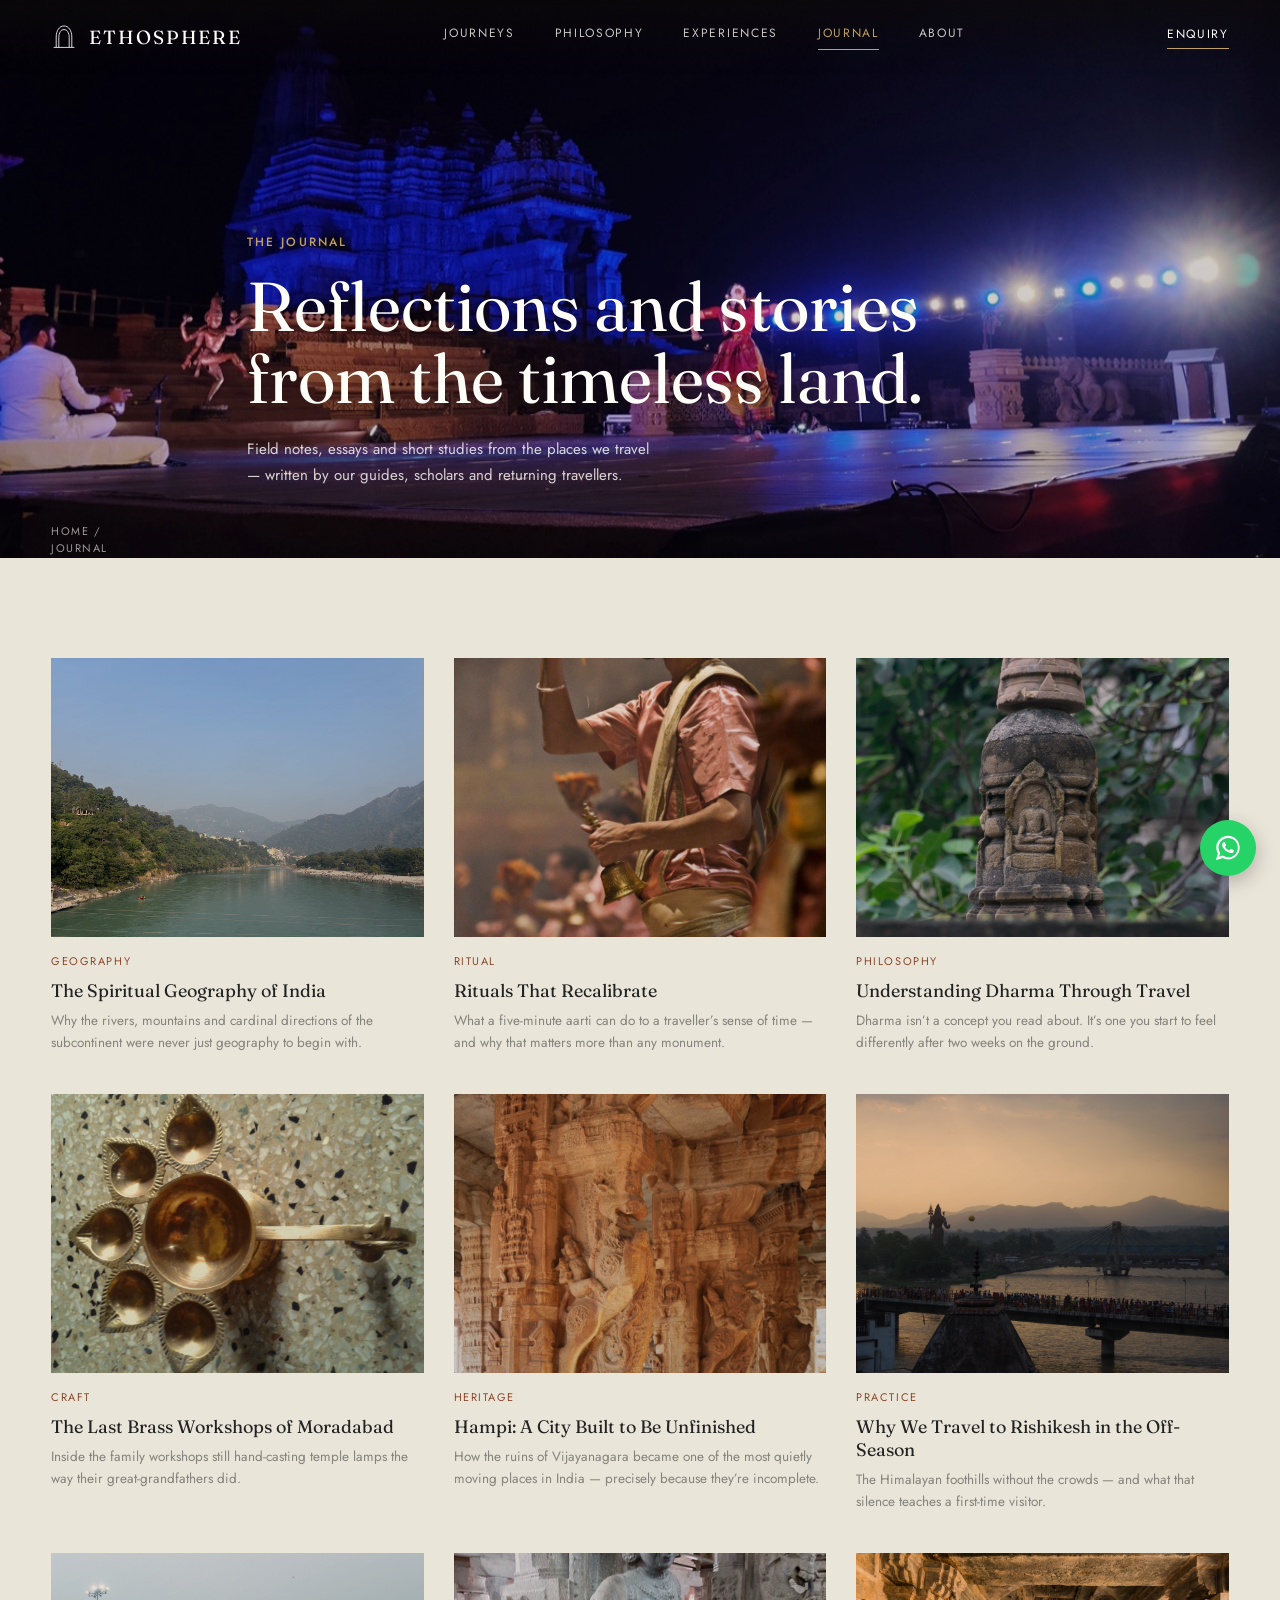
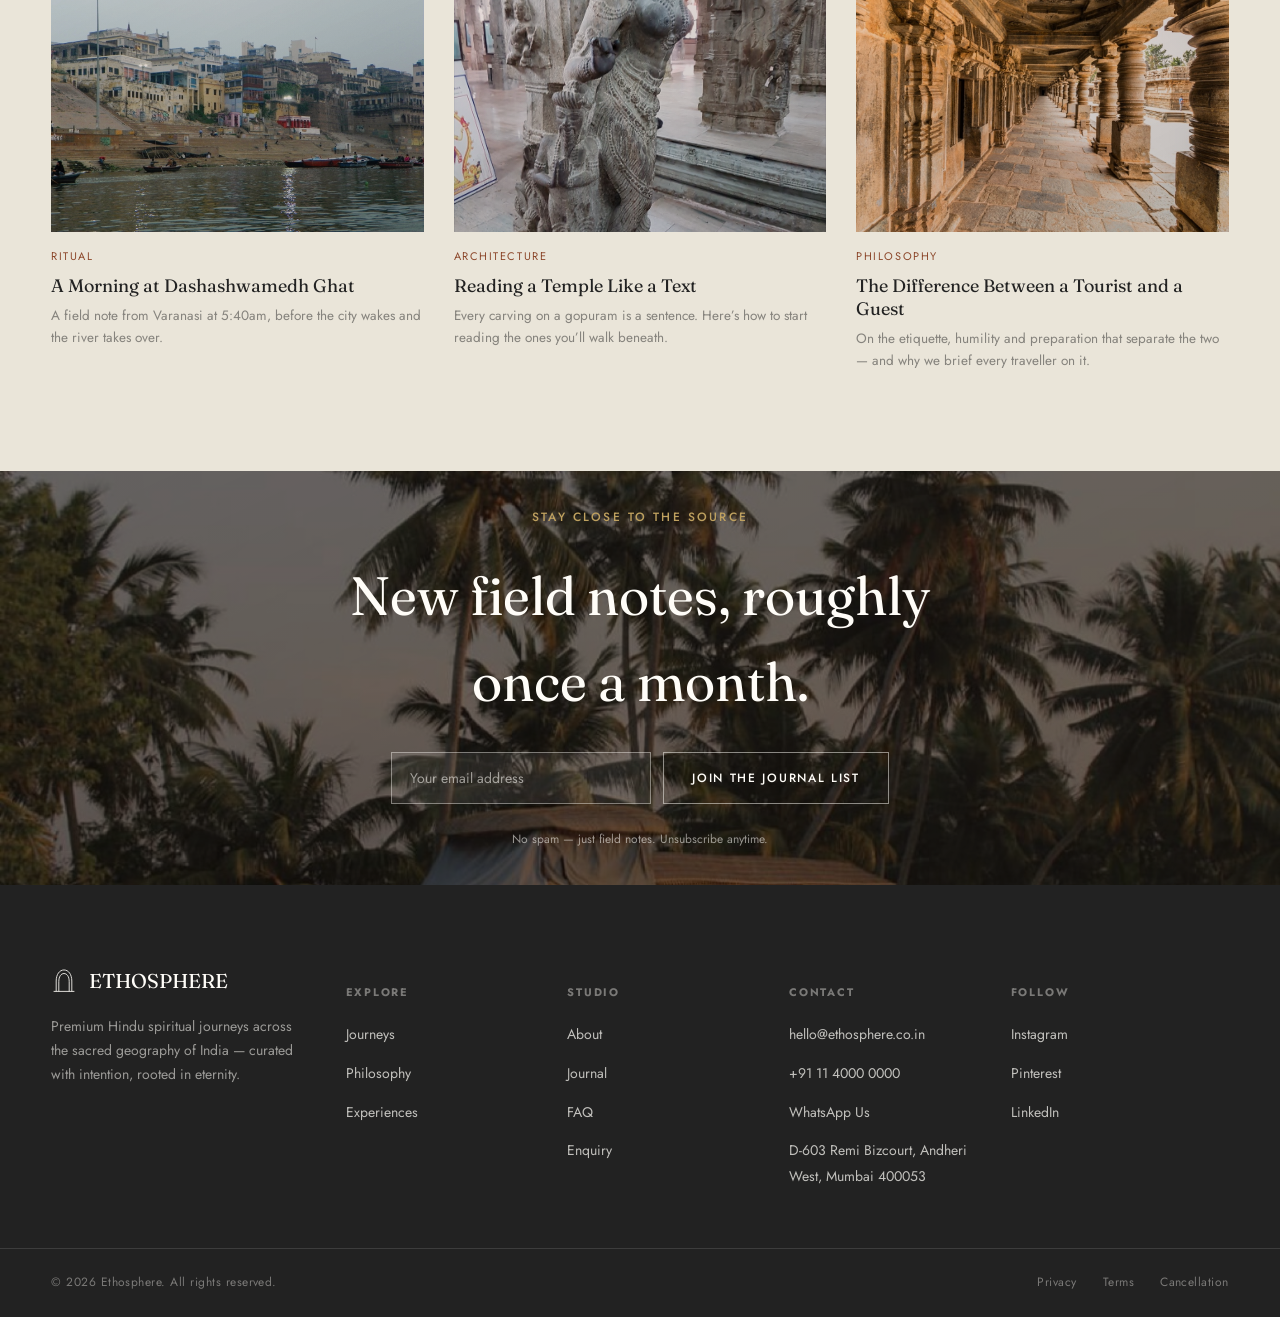
<file: journal.html>
<!DOCTYPE html>
<html lang="en">
<head>
<meta charset="UTF-8">
<meta name="viewport" content="width=device-width, initial-scale=1.0">
<title>Journal — Ethosphere</title>
<meta name="description" content="Field notes, essays and stories on India's sacred geography, rituals and temple craft from the Ethosphere journal.">
<link rel="icon" href="data:image/svg+xml,<svg xmlns=%22http://www.w3.org/2000/svg%22 viewBox=%220 0 40 40%22><path d=%22M8 36 V20 C8 10 13 3 20 3 C27 3 32 10 32 20 V36%22 stroke=%22%238C472A%22 stroke-width=%222%22 fill=%22none%22/></svg>">
<link rel="stylesheet" href="css/style.css">

</head>
<body>

<header class="site-header">
  <a href="index.html" class="brand"><svg viewBox="0 0 40 40" fill="none" xmlns="http://www.w3.org/2000/svg" style="stroke:currentColor;stroke-width:1.3;">
  <path d="M8 36 V20 C8 10 13 3 20 3 C27 3 32 10 32 20 V36"/>
  <path d="M12 36 V21 C12 13 15.5 8.5 20 8.5 C24.5 8.5 28 13 28 21 V36"/>
  <line x1="4" y1="36" x2="36" y2="36"/>
</svg><span>ETHOSPHERE</span></a>
  <nav class="nav-main"><a href="journeys.html">Journeys</a>
<a href="philosophy.html">Philosophy</a>
<a href="experiences.html">Experiences</a>
<a href="journal.html">Journal</a>
<a href="about.html">About</a></nav>
  <div class="nav-right">
    <a href="enquiry.html" class="nav-cta">Enquiry</a>
    <button class="nav-toggle" aria-label="Open menu"><span></span><span></span><span></span></button>
  </div>
</header>
<div class="mobile-nav">
  <button class="mobile-nav-close">Close</button>
  <a href="journeys.html">Journeys</a>
  <a href="philosophy.html">Philosophy</a>
  <a href="experiences.html">Experiences</a>
  <a href="journal.html">Journal</a>
  <a href="about.html">About</a>
  <a href="enquiry.html" style="font-size:16px;color:var(--rust);margin-top:20px;">Enquiry &rarr;</a>
</div>

<header class="page-header">
  <div class="media-panel "><img src="images/detail-temple-facade.jpg" alt="Sandstone temple facade at Khajuraho" loading="lazy"></div>
  <div class="breadcrumb"><a href="index.html">Home</a> / Journal</div>
  <div class="page-header-inner">
    <span class="eyebrow">The Journal</span>
    <h1>Reflections and stories from the timeless land.</h1>
    <p class="lede">Field notes, essays and short studies from the places we travel — written by our guides, scholars and returning travellers.</p>
  </div>
</header>

<section class="section">
  <div class="journal-list-grid">
    <a class="journal-card" href="#" data-reveal>
      <div class="thumb"><div class="media-panel "><img src="images/journey-rishikesh.jpg" alt="The Spiritual Geography of India" loading="lazy"></div></div>
      <span class="cat">Geography</span>
      <h4>The Spiritual Geography of India</h4>
      <p style="color:var(--ink-50); font-size:13.5px; margin-top:8px; line-height:1.6;">Why the rivers, mountains and cardinal directions of the subcontinent were never just geography to begin with.</p>
    </a>
    <a class="journal-card" href="#" data-reveal>
      <div class="thumb"><div class="media-panel "><img src="images/exp-aarti.jpg" alt="Rituals That Recalibrate" loading="lazy"></div></div>
      <span class="cat">Ritual</span>
      <h4>Rituals That Recalibrate</h4>
      <p style="color:var(--ink-50); font-size:13.5px; margin-top:8px; line-height:1.6;">What a five-minute aarti can do to a traveller&rsquo;s sense of time — and why that matters more than any monument.</p>
    </a>
    <a class="journal-card" href="#" data-reveal>
      <div class="thumb"><div class="media-panel "><img src="images/exp-stupas.jpg" alt="Understanding Dharma Through Travel" loading="lazy"></div></div>
      <span class="cat">Philosophy</span>
      <h4>Understanding Dharma Through Travel</h4>
      <p style="color:var(--ink-50); font-size:13.5px; margin-top:8px; line-height:1.6;">Dharma isn&rsquo;t a concept you read about. It&rsquo;s one you start to feel differently after two weeks on the ground.</p>
    </a>
    <a class="journal-card" href="#" data-reveal>
      <div class="thumb"><div class="media-panel "><img src="images/detail-brass-ritual.jpg" alt="The Last Brass Workshops of Moradabad" loading="lazy"></div></div>
      <span class="cat">Craft</span>
      <h4>The Last Brass Workshops of Moradabad</h4>
      <p style="color:var(--ink-50); font-size:13.5px; margin-top:8px; line-height:1.6;">Inside the family workshops still hand-casting temple lamps the way their great-grandfathers did.</p>
    </a>
    <a class="journal-card" href="#" data-reveal>
      <div class="thumb"><div class="media-panel "><img src="images/journey-temple-architecture.jpg" alt="Hampi: A City Built to Be Unfinished" loading="lazy"></div></div>
      <span class="cat">Heritage</span>
      <h4>Hampi: A City Built to Be Unfinished</h4>
      <p style="color:var(--ink-50); font-size:13.5px; margin-top:8px; line-height:1.6;">How the ruins of Vijayanagara became one of the most quietly moving places in India — precisely because they&rsquo;re incomplete.</p>
    </a>
    <a class="journal-card" href="#" data-reveal>
      <div class="thumb"><div class="media-panel "><img src="images/exp-ashram-morning.jpg" alt="Why We Travel to Rishikesh in the Off-Season" loading="lazy"></div></div>
      <span class="cat">Practice</span>
      <h4>Why We Travel to Rishikesh in the Off-Season</h4>
      <p style="color:var(--ink-50); font-size:13.5px; margin-top:8px; line-height:1.6;">The Himalayan foothills without the crowds — and what that silence teaches a first-time visitor.</p>
    </a>
    <a class="journal-card" href="#" data-reveal>
      <div class="thumb"><div class="media-panel "><img src="images/journal-dashashwamedh.jpg" alt="A Morning at Dashashwamedh Ghat" loading="lazy"></div></div>
      <span class="cat">Ritual</span>
      <h4>A Morning at Dashashwamedh Ghat</h4>
      <p style="color:var(--ink-50); font-size:13.5px; margin-top:8px; line-height:1.6;">A field note from Varanasi at 5:40am, before the city wakes and the river takes over.</p>
    </a>
    <a class="journal-card" href="#" data-reveal>
      <div class="thumb"><div class="media-panel "><img src="images/detail-carved-stone.jpg" alt="Reading a Temple Like a Text" loading="lazy"></div></div>
      <span class="cat">Architecture</span>
      <h4>Reading a Temple Like a Text</h4>
      <p style="color:var(--ink-50); font-size:13.5px; margin-top:8px; line-height:1.6;">Every carving on a gopuram is a sentence. Here&rsquo;s how to start reading the ones you&rsquo;ll walk beneath.</p>
    </a>
    <a class="journal-card" href="#" data-reveal>
      <div class="thumb"><div class="media-panel "><img src="images/detail-corridor.jpg" alt="The Difference Between a Tourist and a Guest" loading="lazy"></div></div>
      <span class="cat">Philosophy</span>
      <h4>The Difference Between a Tourist and a Guest</h4>
      <p style="color:var(--ink-50); font-size:13.5px; margin-top:8px; line-height:1.6;">On the etiquette, humility and preparation that separate the two — and why we brief every traveller on it.</p>
    </a>
  </div>
</section>

<section class="cta-band">
  <div class="media-panel "><img src="images/journey-kerala.jpg" alt="Palm-lined backwater canal in Kerala" loading="lazy"></div>
  <div class="cta-band-inner" data-reveal>
    <span class="eyebrow">Stay Close To The Source</span>
    <h2>New field notes, roughly once a month.</h2>
    <form id="journalForm" class="newsletter-form" novalidate>
      <label for="journalEmail" class="sr-only">Email address</label>
      <input type="email" id="journalEmail" name="email" placeholder="Your email address" autocomplete="email" required>
      <button type="submit" class="btn btn-light">Join the Journal List</button>
    </form>
    <p id="journalNote" class="form-note form-note-light">No spam — just field notes. Unsubscribe anytime.</p>
    <div id="journalSuccess" class="newsletter-success" style="display:none;" role="status">
      Thank you — check your inbox for a welcome note from us.
    </div>
  </div>
</section>

<footer class="site-footer">
  <div class="footer-top">
    <div>
      <div class="footer-brand"><svg viewBox="0 0 40 40" fill="none" xmlns="http://www.w3.org/2000/svg" style="stroke:currentColor;stroke-width:1.3;">
  <path d="M8 36 V20 C8 10 13 3 20 3 C27 3 32 10 32 20 V36"/>
  <path d="M12 36 V21 C12 13 15.5 8.5 20 8.5 C24.5 8.5 28 13 28 21 V36"/>
  <line x1="4" y1="36" x2="36" y2="36"/>
</svg><span>ETHOSPHERE</span></div>
      <p>Premium Hindu spiritual journeys across the sacred geography of India — curated with intention, rooted in eternity.</p>
    </div>
    <div class="footer-col">
      <h5>Explore</h5>
      <ul>
        <li><a href="journeys.html">Journeys</a></li>
        <li><a href="philosophy.html">Philosophy</a></li>
        <li><a href="experiences.html">Experiences</a></li>
      </ul>
    </div>
    <div class="footer-col">
      <h5>Studio</h5>
      <ul>
        <li><a href="about.html">About</a></li>
        <li><a href="journal.html">Journal</a></li>
        <li><a href="faq.html">FAQ</a></li>
        <li><a href="enquiry.html">Enquiry</a></li>
      </ul>
    </div>
    <div class="footer-col">
      <h5>Contact</h5>
      <ul>
        <li><a href="mailto:hello@ethosphere.co.in">hello@ethosphere.co.in</a></li>
        <li><a href="tel:+911140000000">+91 11 4000 0000</a></li>
        <li><a href="https://wa.me/917977088038?text=Hi%2C%20I%27d%20like%20to%20know%20more%20about%20Ethosphere%27s%20journeys." target="_blank" rel="noopener">WhatsApp Us</a></li>
        <li><a href="https://www.google.com/maps/search/?api=1&amp;query=D-603%20Remi%20Bizcourt%2C%20off%20Veera%20Desai%20Road%20opposite%20Supreme%20Chambers%20Andheri%20West%2C%20Mumbai%20400053" target="_blank" rel="noopener">D-603 Remi Bizcourt, Andheri West, Mumbai 400053</a></li>
      </ul>
    </div>
    <div class="footer-col">
      <h5>Follow</h5>
      <ul>
        <li><a href="#">Instagram</a></li>
        <li><a href="#">Pinterest</a></li>
        <li><a href="#">LinkedIn</a></li>
      </ul>
    </div>
  </div>
  <div class="footer-bottom wrap">
    <span>&copy; 2026 Ethosphere. All rights reserved.</span>
    <div class="footer-legal">
      <a href="privacy.html">Privacy</a>
      <a href="terms.html">Terms</a>
      <a href="cancellation.html">Cancellation</a>
    </div>
  </div>
</footer>
<a class="whatsapp-fab" href="https://wa.me/917977088038?text=Hi%2C%20I%27d%20like%20to%20know%20more%20about%20Ethosphere%27s%20journeys." target="_blank" rel="noopener" aria-label="Chat with us on WhatsApp">
  <svg viewBox="0 0 32 32" fill="currentColor" xmlns="http://www.w3.org/2000/svg" aria-hidden="true">
    <path d="M16.004 3C9.101 3 3.5 8.6 3.5 15.5c0 2.354.65 4.554 1.78 6.437L3 29l7.278-2.238a12.44 12.44 0 0 0 5.726 1.42h.005c6.902 0 12.503-5.6 12.503-12.5S22.906 3 16.004 3Zm0 22.77h-.004a10.28 10.28 0 0 1-5.24-1.436l-.376-.223-3.89 1.196 1.24-3.79-.246-.39a10.27 10.27 0 0 1-1.573-5.464c0-5.68 4.62-10.3 10.294-10.3 2.75 0 5.334 1.072 7.28 3.02a10.23 10.23 0 0 1 3.014 7.286c0 5.68-4.62 10.3-10.293 10.3Zm5.64-7.71c-.31-.155-1.832-.904-2.116-1.008-.284-.104-.49-.155-.696.156-.207.31-.798 1.007-.978 1.213-.18.207-.36.233-.67.078-.31-.155-1.306-.481-2.488-1.535-.92-.82-1.54-1.833-1.72-2.144-.18-.31-.02-.478.135-.632.14-.138.31-.36.465-.54.155-.18.207-.31.31-.517.104-.207.052-.388-.026-.543-.078-.155-.696-1.677-.954-2.297-.251-.603-.507-.522-.696-.532-.18-.008-.388-.01-.594-.01-.207 0-.543.078-.827.388-.284.31-1.084 1.06-1.084 2.582 0 1.522 1.11 2.994 1.265 3.2.155.207 2.185 3.336 5.293 4.678.74.32 1.317.51 1.767.653.742.236 1.418.203 1.953.123.596-.089 1.832-.749 2.09-1.472.258-.723.258-1.343.18-1.472-.077-.13-.283-.207-.593-.362Z"/>
  </svg>
</a>
<script src="js/main.js"></script>
</body>
</html>
</file>
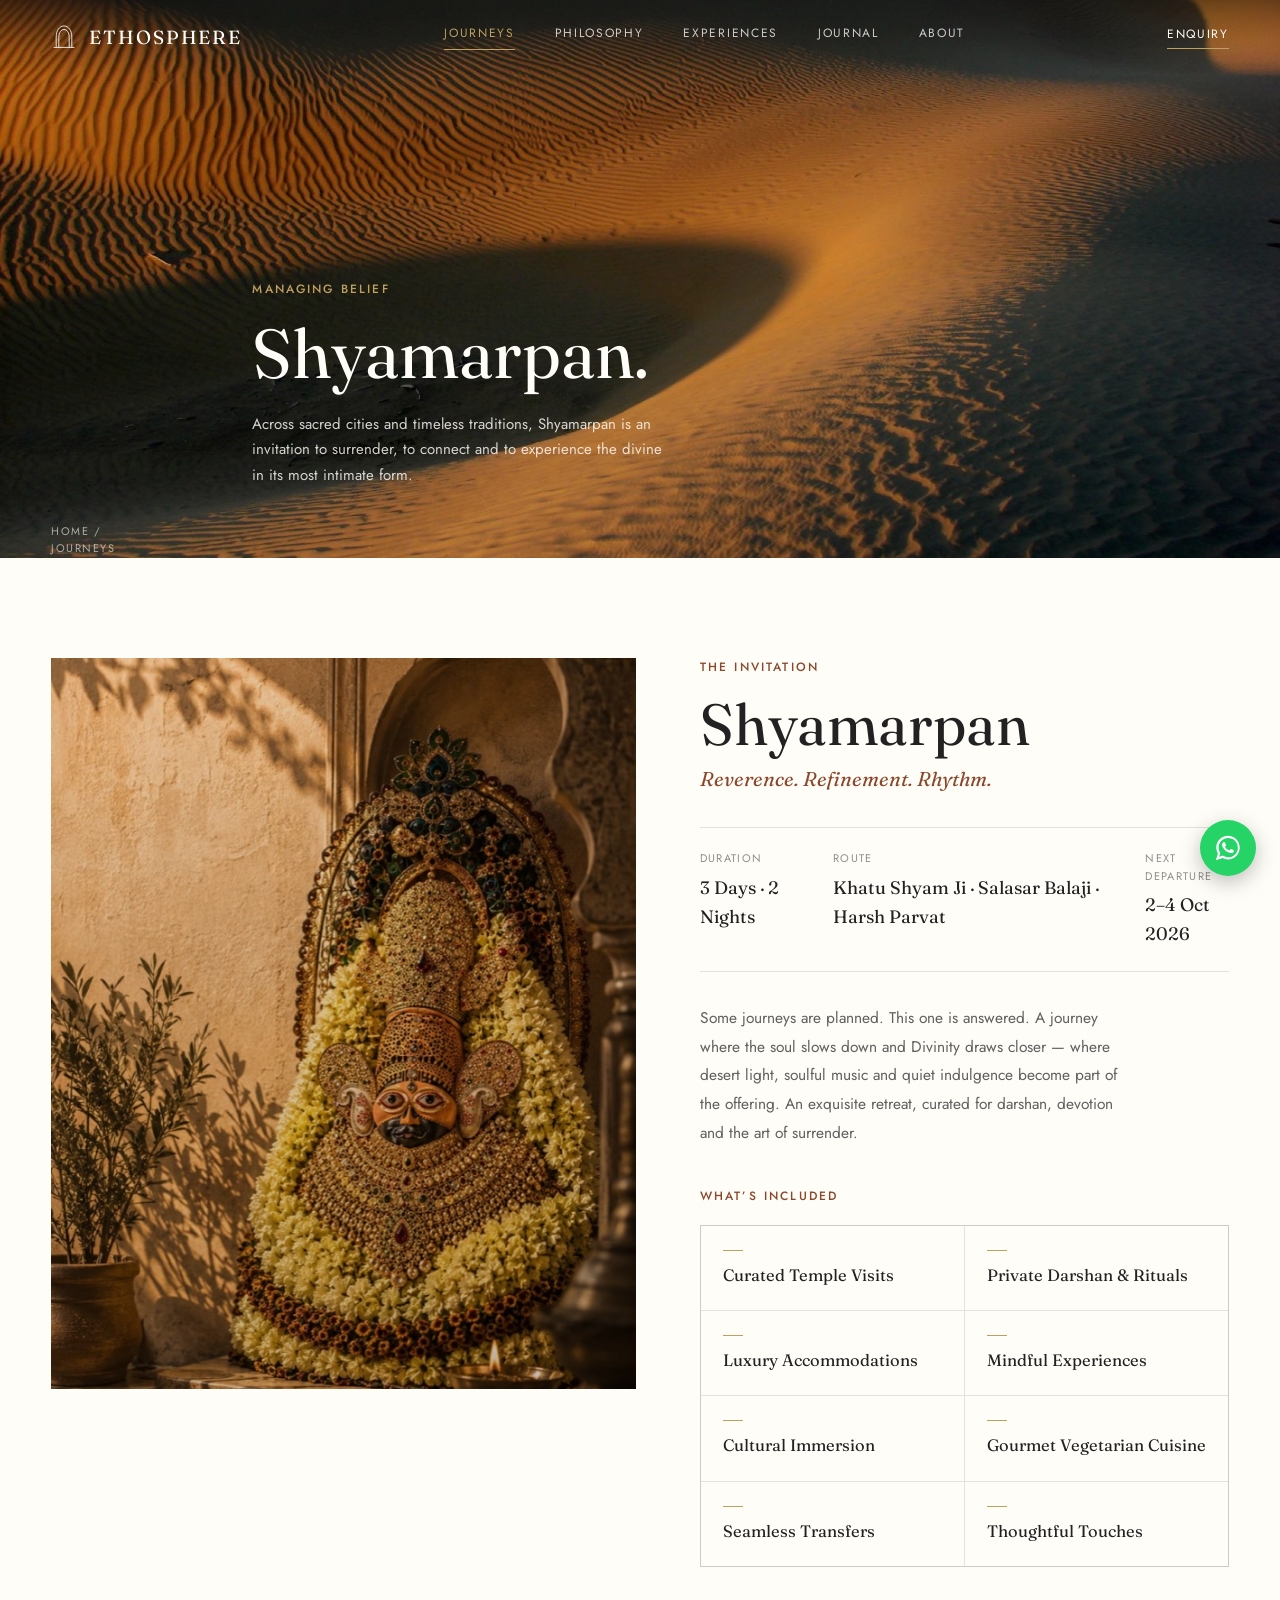
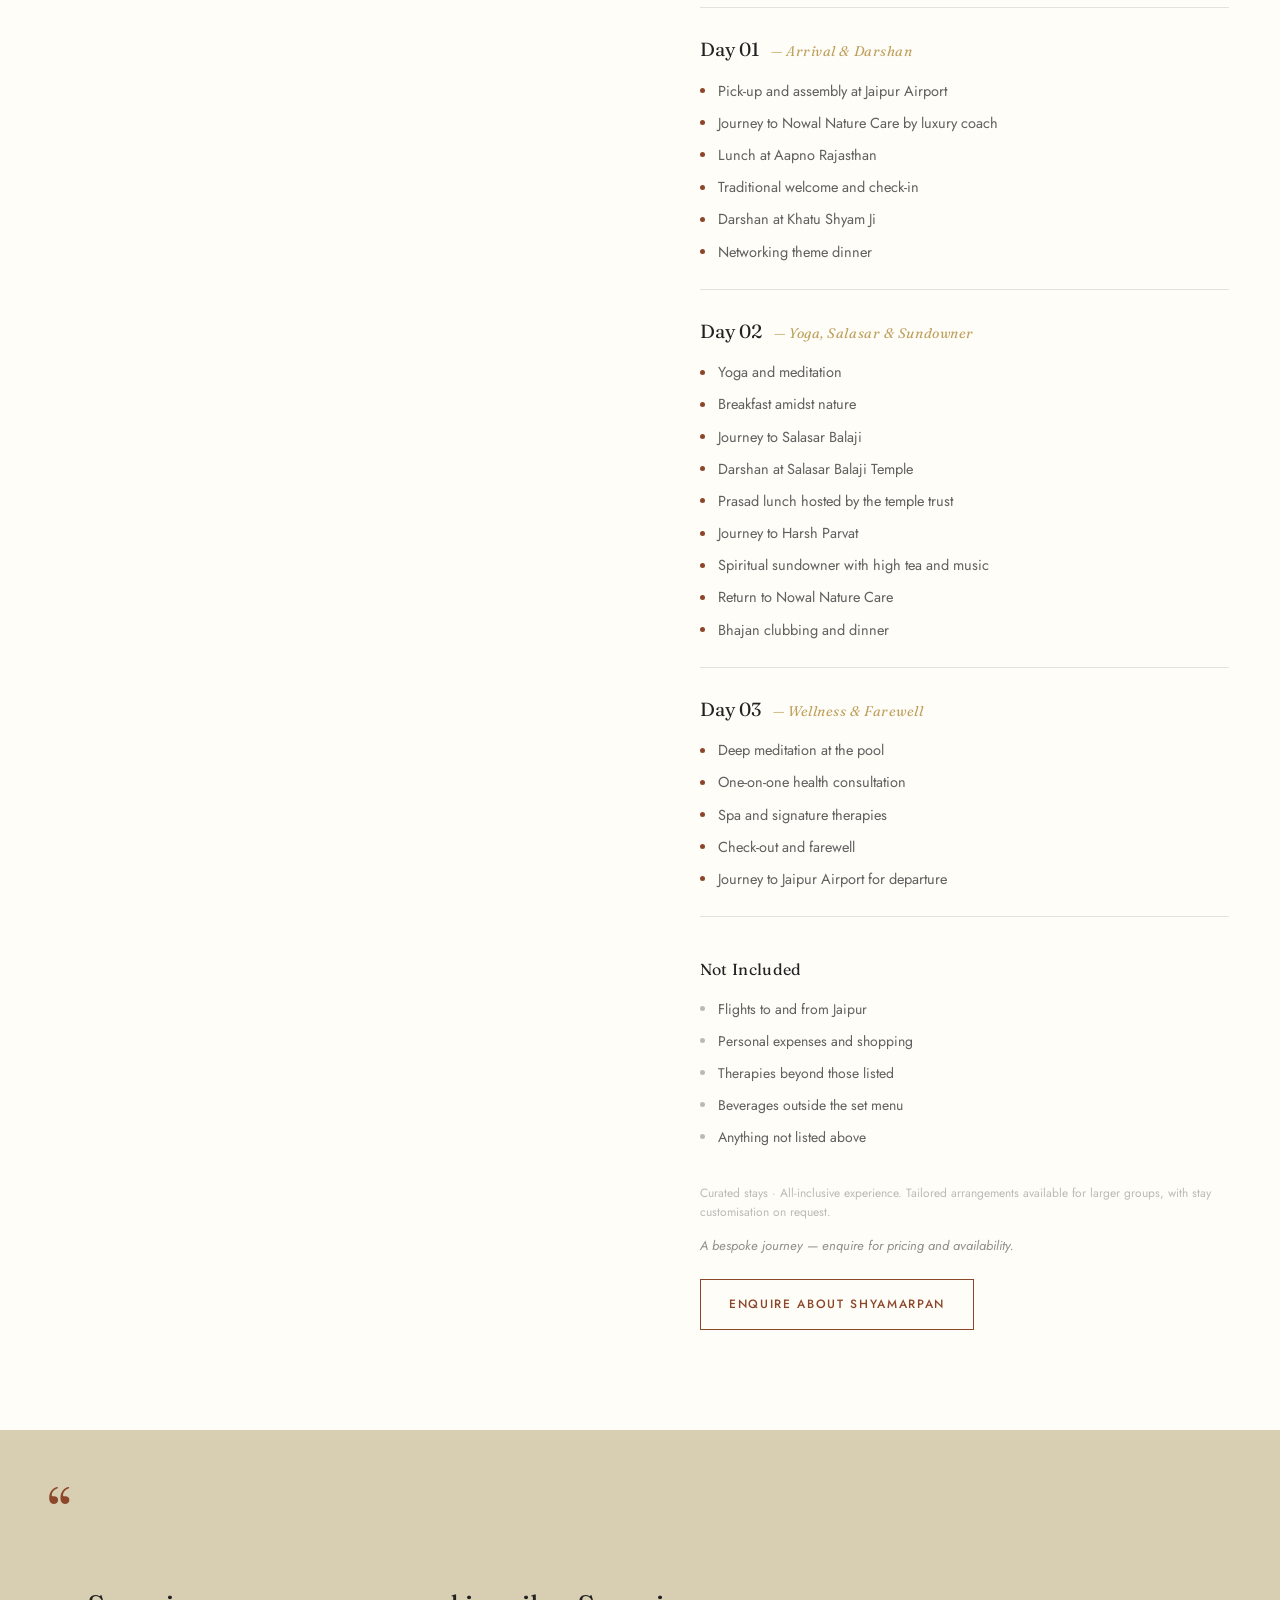
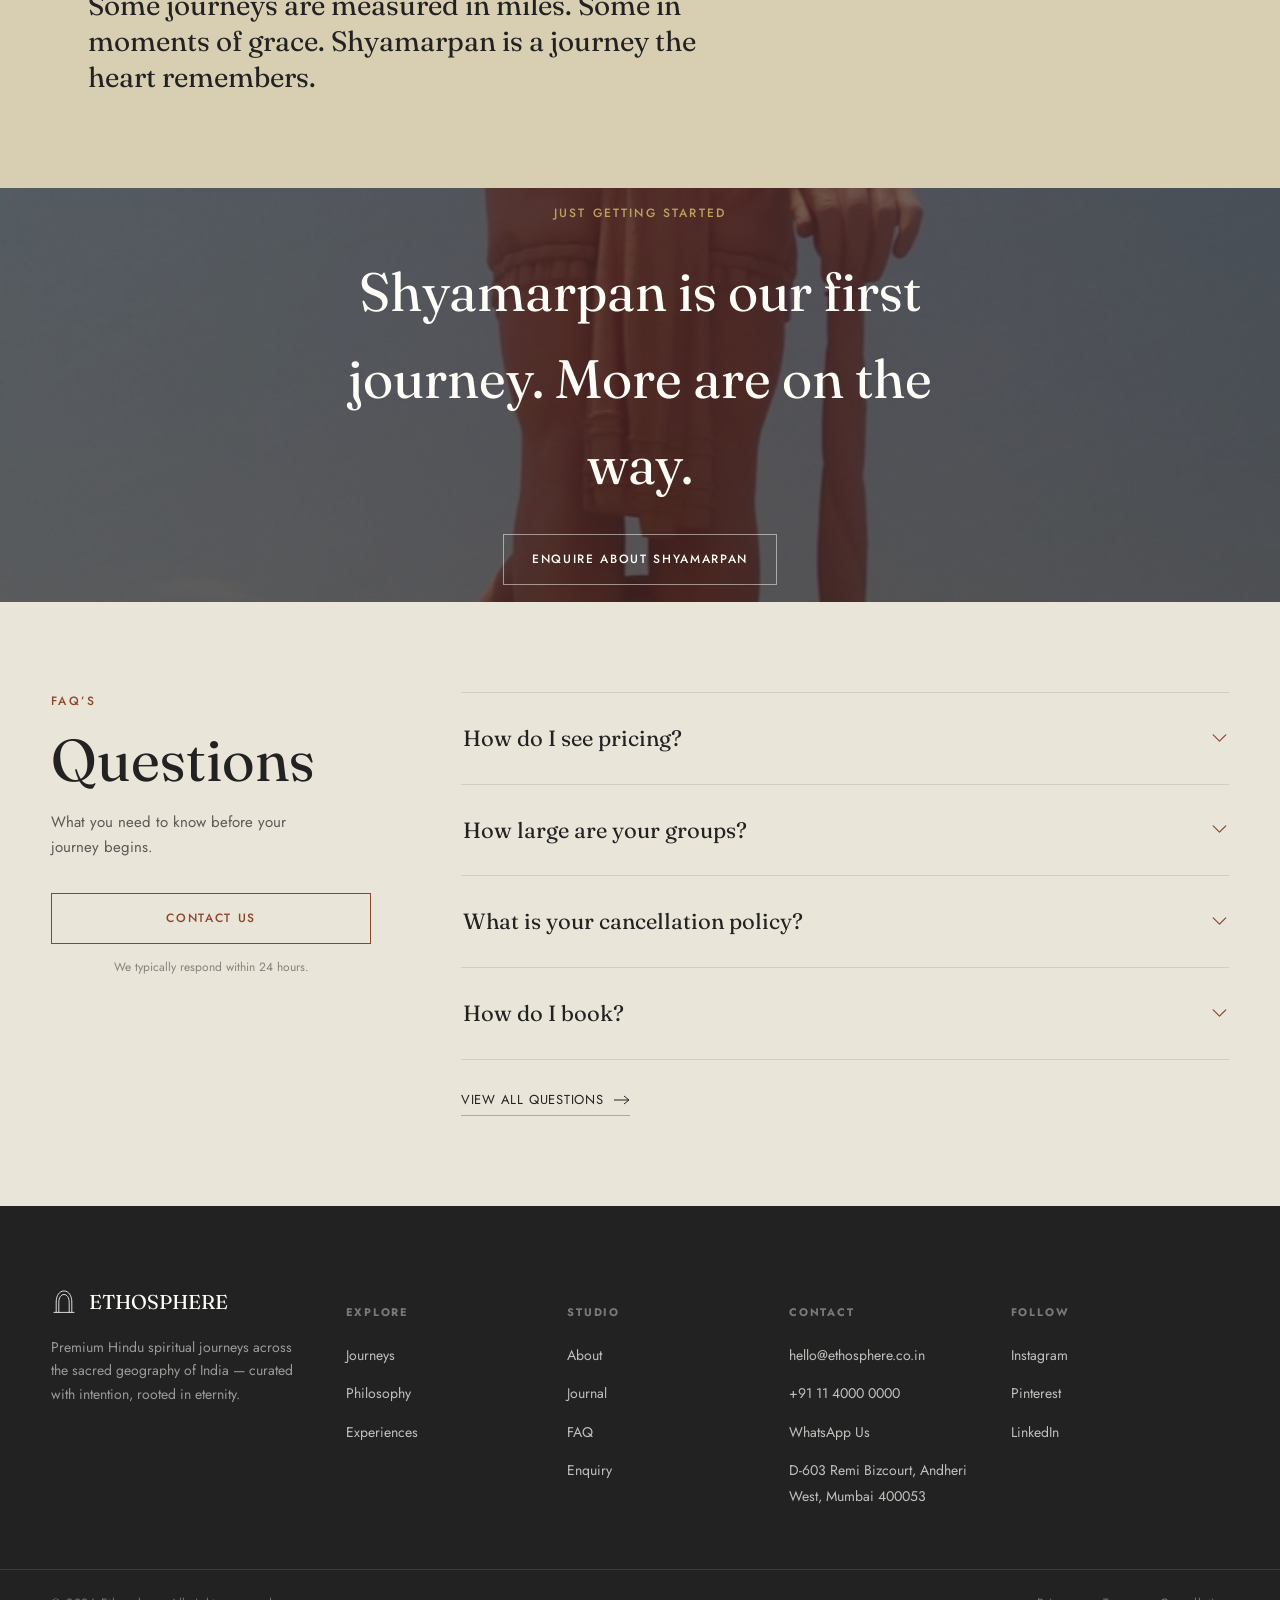
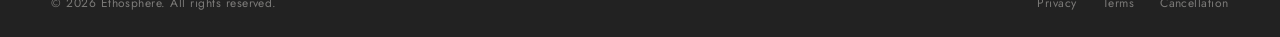
<file: journeys.html>
<!DOCTYPE html>
<html lang="en">
<head>
<meta charset="UTF-8">
<meta name="viewport" content="width=device-width, initial-scale=1.0">
<title>Shyamarpan — Journeys — Ethosphere</title>
<meta name="description" content="Shyamarpan: a 3 day, 2 night spiritual retreat across Khatu Shyam Ji, Salasar Balaji and Harsh Parvat, Rajasthan — Ethosphere's founding journey.">
<link rel="icon" href="data:image/svg+xml,<svg xmlns=%22http://www.w3.org/2000/svg%22 viewBox=%220 0 40 40%22><path d=%22M8 36 V20 C8 10 13 3 20 3 C27 3 32 10 32 20 V36%22 stroke=%22%238C472A%22 stroke-width=%222%22 fill=%22none%22/></svg>">
<link rel="stylesheet" href="css/style.css">

</head>
<body>

<header class="site-header">
  <a href="index.html" class="brand"><svg viewBox="0 0 40 40" fill="none" xmlns="http://www.w3.org/2000/svg" style="stroke:currentColor;stroke-width:1.3;">
  <path d="M8 36 V20 C8 10 13 3 20 3 C27 3 32 10 32 20 V36"/>
  <path d="M12 36 V21 C12 13 15.5 8.5 20 8.5 C24.5 8.5 28 13 28 21 V36"/>
  <line x1="4" y1="36" x2="36" y2="36"/>
</svg><span>ETHOSPHERE</span></a>
  <nav class="nav-main"><a href="journeys.html">Journeys</a>
<a href="philosophy.html">Philosophy</a>
<a href="experiences.html">Experiences</a>
<a href="journal.html">Journal</a>
<a href="about.html">About</a></nav>
  <div class="nav-right">
    <a href="enquiry.html" class="nav-cta">Enquiry</a>
    <button class="nav-toggle" aria-label="Open menu"><span></span><span></span><span></span></button>
  </div>
</header>
<div class="mobile-nav">
  <button class="mobile-nav-close">Close</button>
  <a href="journeys.html">Journeys</a>
  <a href="philosophy.html">Philosophy</a>
  <a href="experiences.html">Experiences</a>
  <a href="journal.html">Journal</a>
  <a href="about.html">About</a>
  <a href="enquiry.html" style="font-size:16px;color:var(--rust);margin-top:20px;">Enquiry &rarr;</a>
</div>

<header class="page-header">
  <div class="media-panel "><img src="images/shyamarpan-dunes-sunset.jpg" alt="Sunset over the desert dunes near Harsh Parvat, Rajasthan" loading="lazy"></div>
  <div class="breadcrumb"><a href="index.html">Home</a> / Journeys</div>
  <div class="page-header-inner">
    <span class="eyebrow">Managing Belief</span>
    <h1>Shyamarpan.</h1>
    <p class="lede">Across sacred cities and timeless traditions, Shyamarpan is an invitation to surrender, to connect and to experience the divine in its most intimate form.</p>
  </div>
</header>

<section class="feature-journey" id="shyamarpan" data-reveal>
  <div class="media-panel">
    <img src="images/shyamarpan-khatu-darshan.jpg" alt="Baba Shyam adorned in flowers at Khatu Shyam Ji temple" loading="lazy">
  </div>
  <div class="feature-journey-body">
    <span class="eyebrow">The Invitation</span>
    <h2 class="feature-journey-name">Shyamarpan</h2>
    <p class="feature-journey-subtitle">Reverence. Refinement. Rhythm.</p>
    <div class="feature-journey-meta">
      <div><span>Duration</span><span>3 Days &middot; 2 Nights</span></div>
      <div><span>Route</span><span>Khatu Shyam Ji &middot; Salasar Balaji &middot; Harsh Parvat</span></div>
      <div><span>Next Departure</span><span>2&ndash;4 Oct 2026</span></div>
    </div>
    <p class="feature-journey-desc">Some journeys are planned. This one is answered. A journey where the soul slows down and Divinity draws closer — where desert light, soulful music and quiet indulgence become part of the offering. An exquisite retreat, curated for darshan, devotion and the art of surrender.</p>

    <span class="eyebrow included-intro">What&rsquo;s Included</span>
    <div class="included-grid">
        <div class="included-item"><span class="mark"></span><span>Curated Temple Visits</span></div>
        <div class="included-item"><span class="mark"></span><span>Private Darshan &amp; Rituals</span></div>
        <div class="included-item"><span class="mark"></span><span>Luxury Accommodations</span></div>
        <div class="included-item"><span class="mark"></span><span>Mindful Experiences</span></div>
        <div class="included-item"><span class="mark"></span><span>Cultural Immersion</span></div>
        <div class="included-item"><span class="mark"></span><span>Gourmet Vegetarian Cuisine</span></div>
        <div class="included-item"><span class="mark"></span><span>Seamless Transfers</span></div>
        <div class="included-item"><span class="mark"></span><span>Thoughtful Touches</span></div>
    </div>

    <div class="itinerary">
      <div class="itinerary-day">
      <h4>Day 01 <em>&mdash; Arrival &amp; Darshan</em></h4>
      <ul>
        <li>Pick-up and assembly at Jaipur Airport</li>
        <li>Journey to Nowal Nature Care by luxury coach</li>
        <li>Lunch at Aapno Rajasthan</li>
        <li>Traditional welcome and check-in</li>
        <li>Darshan at Khatu Shyam Ji</li>
        <li>Networking theme dinner</li>
      </ul>
    </div>
    <div class="itinerary-day">
      <h4>Day 02 <em>&mdash; Yoga, Salasar &amp; Sundowner</em></h4>
      <ul>
        <li>Yoga and meditation</li>
        <li>Breakfast amidst nature</li>
        <li>Journey to Salasar Balaji</li>
        <li>Darshan at Salasar Balaji Temple</li>
        <li>Prasad lunch hosted by the temple trust</li>
        <li>Journey to Harsh Parvat</li>
        <li>Spiritual sundowner with high tea and music</li>
        <li>Return to Nowal Nature Care</li>
        <li>Bhajan clubbing and dinner</li>
      </ul>
    </div>
    <div class="itinerary-day">
      <h4>Day 03 <em>&mdash; Wellness &amp; Farewell</em></h4>
      <ul>
        <li>Deep meditation at the pool</li>
        <li>One-on-one health consultation</li>
        <li>Spa and signature therapies</li>
        <li>Check-out and farewell</li>
        <li>Journey to Jaipur Airport for departure</li>
      </ul>
    </div>
    </div>

    <div class="not-included-block">
      <h4>Not Included</h4>
      <ul>
      <li>Flights to and from Jaipur</li>
        <li>Personal expenses and shopping</li>
        <li>Therapies beyond those listed</li>
        <li>Beverages outside the set menu</li>
        <li>Anything not listed above</li>
      </ul>
    </div>

    <p class="form-note" style="margin-bottom:14px;">Curated stays &middot; All-inclusive experience. Tailored arrangements available for larger groups, with stay customisation on request.</p>
    <p class="enquire-note">A bespoke journey &mdash; enquire for pricing and availability.</p>
    <a href="enquiry.html?journey=shyamarpan" class="btn btn-rust">Enquire About Shyamarpan</a>
  </div>
</section>

<section class="band" data-reveal>
  <div class="quote-cell" style="grid-column: 1 / -1;">
    <span class="quote-mark">&ldquo;</span>
    <blockquote style="max-width:36ch;">Some journeys are measured in miles. Some in moments of grace. Shyamarpan is a journey the heart remembers.</blockquote>
  </div>
</section>

<section class="cta-band">
  <div class="media-panel "><img src="images/shyamarpan-salasar-balaji.jpg" alt="The Hanuman statue at Salasar Balaji, Rajasthan" loading="lazy"></div>
  <div class="cta-band-inner" data-reveal>
    <span class="eyebrow">Just Getting Started</span>
    <h2>Shyamarpan is our first journey. More are on the way.</h2>
    <a href="enquiry.html?journey=shyamarpan" class="btn btn-light">Enquire About Shyamarpan</a>
  </div>
</section>

<section class="faq-layout " data-reveal>
      <div class="faq-sidebar">
        <span class="eyebrow">FAQ&rsquo;s</span>
        <h2>Questions</h2>
        <p class="faq-intro">What you need to know before your journey begins.</p>
        <a href="enquiry.html" class="btn btn-rust faq-contact-btn">Contact Us</a>
        <p class="faq-reassure">We typically respond within 24 hours.</p>
      </div>
      <div class="faq-list">
        <div class="faq-item" data-reveal>
      <button class="faq-question" type="button">
        <span>How do I see pricing?</span>
        <span class="faq-chevron"><svg viewBox="0 0 16 10" fill="none"><path d="M1 1L8 8L15 1" stroke="currentColor" stroke-width="1.3" stroke-linecap="round" stroke-linejoin="round"/></svg></span>
      </button>
      <div class="faq-answer"><p>Because every journey is tailored — dates, group size, accommodation tier — we don&rsquo;t list fixed prices online. Enquire and we&rsquo;ll share a clear, transparent quote within 24 hours.</p></div>
    </div>
    <div class="faq-item" data-reveal>
      <button class="faq-question" type="button">
        <span>How large are your groups?</span>
        <span class="faq-chevron"><svg viewBox="0 0 16 10" fill="none"><path d="M1 1L8 8L15 1" stroke="currentColor" stroke-width="1.3" stroke-linecap="round" stroke-linejoin="round"/></svg></span>
      </button>
      <div class="faq-answer"><p>We keep journeys intimate by design, typically capped well below a standard tour group, so every guest is genuinely looked after.</p></div>
    </div>
    <div class="faq-item" data-reveal>
      <button class="faq-question" type="button">
        <span>What is your cancellation policy?</span>
        <span class="faq-chevron"><svg viewBox="0 0 16 10" fill="none"><path d="M1 1L8 8L15 1" stroke="currentColor" stroke-width="1.3" stroke-linecap="round" stroke-linejoin="round"/></svg></span>
      </button>
      <div class="faq-answer"><p>See our <a href="cancellation.html" class="link-arrow" style="display:inline-flex; border-bottom:1px solid var(--ink-30);">Cancellation &amp; Refund Policy</a> for full terms. In short: earlier cancellations receive a greater refund, and we&rsquo;re always happy to discuss individual circumstances.</p></div>
    </div>
    <div class="faq-item" data-reveal>
      <button class="faq-question" type="button">
        <span>How do I book?</span>
        <span class="faq-chevron"><svg viewBox="0 0 16 10" fill="none"><path d="M1 1L8 8L15 1" stroke="currentColor" stroke-width="1.3" stroke-linecap="round" stroke-linejoin="round"/></svg></span>
      </button>
      <div class="faq-answer"><p>Every journey begins with an enquiry. Once we understand what you&rsquo;re looking for, we&rsquo;ll confirm dates, share details, and guide you through booking.</p></div>
    </div>
        <a href="faq.html" class="link-arrow faq-view-all">View All Questions<svg viewBox="0 0 16 10"><path d="M0 5H15M15 5L10 1M15 5L10 9" stroke="currentColor" fill="none"/></svg></a>
      </div>
    </section>

<footer class="site-footer">
  <div class="footer-top">
    <div>
      <div class="footer-brand"><svg viewBox="0 0 40 40" fill="none" xmlns="http://www.w3.org/2000/svg" style="stroke:currentColor;stroke-width:1.3;">
  <path d="M8 36 V20 C8 10 13 3 20 3 C27 3 32 10 32 20 V36"/>
  <path d="M12 36 V21 C12 13 15.5 8.5 20 8.5 C24.5 8.5 28 13 28 21 V36"/>
  <line x1="4" y1="36" x2="36" y2="36"/>
</svg><span>ETHOSPHERE</span></div>
      <p>Premium Hindu spiritual journeys across the sacred geography of India — curated with intention, rooted in eternity.</p>
    </div>
    <div class="footer-col">
      <h5>Explore</h5>
      <ul>
        <li><a href="journeys.html">Journeys</a></li>
        <li><a href="philosophy.html">Philosophy</a></li>
        <li><a href="experiences.html">Experiences</a></li>
      </ul>
    </div>
    <div class="footer-col">
      <h5>Studio</h5>
      <ul>
        <li><a href="about.html">About</a></li>
        <li><a href="journal.html">Journal</a></li>
        <li><a href="faq.html">FAQ</a></li>
        <li><a href="enquiry.html">Enquiry</a></li>
      </ul>
    </div>
    <div class="footer-col">
      <h5>Contact</h5>
      <ul>
        <li><a href="mailto:hello@ethosphere.co.in">hello@ethosphere.co.in</a></li>
        <li><a href="tel:+911140000000">+91 11 4000 0000</a></li>
        <li><a href="https://wa.me/917977088038?text=Hi%2C%20I%27d%20like%20to%20know%20more%20about%20Ethosphere%27s%20journeys." target="_blank" rel="noopener">WhatsApp Us</a></li>
        <li><a href="https://www.google.com/maps/search/?api=1&amp;query=D-603%20Remi%20Bizcourt%2C%20off%20Veera%20Desai%20Road%20opposite%20Supreme%20Chambers%20Andheri%20West%2C%20Mumbai%20400053" target="_blank" rel="noopener">D-603 Remi Bizcourt, Andheri West, Mumbai 400053</a></li>
      </ul>
    </div>
    <div class="footer-col">
      <h5>Follow</h5>
      <ul>
        <li><a href="#">Instagram</a></li>
        <li><a href="#">Pinterest</a></li>
        <li><a href="#">LinkedIn</a></li>
      </ul>
    </div>
  </div>
  <div class="footer-bottom wrap">
    <span>&copy; 2026 Ethosphere. All rights reserved.</span>
    <div class="footer-legal">
      <a href="privacy.html">Privacy</a>
      <a href="terms.html">Terms</a>
      <a href="cancellation.html">Cancellation</a>
    </div>
  </div>
</footer>
<a class="whatsapp-fab" href="https://wa.me/917977088038?text=Hi%2C%20I%27d%20like%20to%20know%20more%20about%20Ethosphere%27s%20journeys." target="_blank" rel="noopener" aria-label="Chat with us on WhatsApp">
  <svg viewBox="0 0 32 32" fill="currentColor" xmlns="http://www.w3.org/2000/svg" aria-hidden="true">
    <path d="M16.004 3C9.101 3 3.5 8.6 3.5 15.5c0 2.354.65 4.554 1.78 6.437L3 29l7.278-2.238a12.44 12.44 0 0 0 5.726 1.42h.005c6.902 0 12.503-5.6 12.503-12.5S22.906 3 16.004 3Zm0 22.77h-.004a10.28 10.28 0 0 1-5.24-1.436l-.376-.223-3.89 1.196 1.24-3.79-.246-.39a10.27 10.27 0 0 1-1.573-5.464c0-5.68 4.62-10.3 10.294-10.3 2.75 0 5.334 1.072 7.28 3.02a10.23 10.23 0 0 1 3.014 7.286c0 5.68-4.62 10.3-10.293 10.3Zm5.64-7.71c-.31-.155-1.832-.904-2.116-1.008-.284-.104-.49-.155-.696.156-.207.31-.798 1.007-.978 1.213-.18.207-.36.233-.67.078-.31-.155-1.306-.481-2.488-1.535-.92-.82-1.54-1.833-1.72-2.144-.18-.31-.02-.478.135-.632.14-.138.31-.36.465-.54.155-.18.207-.31.31-.517.104-.207.052-.388-.026-.543-.078-.155-.696-1.677-.954-2.297-.251-.603-.507-.522-.696-.532-.18-.008-.388-.01-.594-.01-.207 0-.543.078-.827.388-.284.31-1.084 1.06-1.084 2.582 0 1.522 1.11 2.994 1.265 3.2.155.207 2.185 3.336 5.293 4.678.74.32 1.317.51 1.767.653.742.236 1.418.203 1.953.123.596-.089 1.832-.749 2.09-1.472.258-.723.258-1.343.18-1.472-.077-.13-.283-.207-.593-.362Z"/>
  </svg>
</a>
<script src="js/main.js"></script>
</body>
</html>
</file>
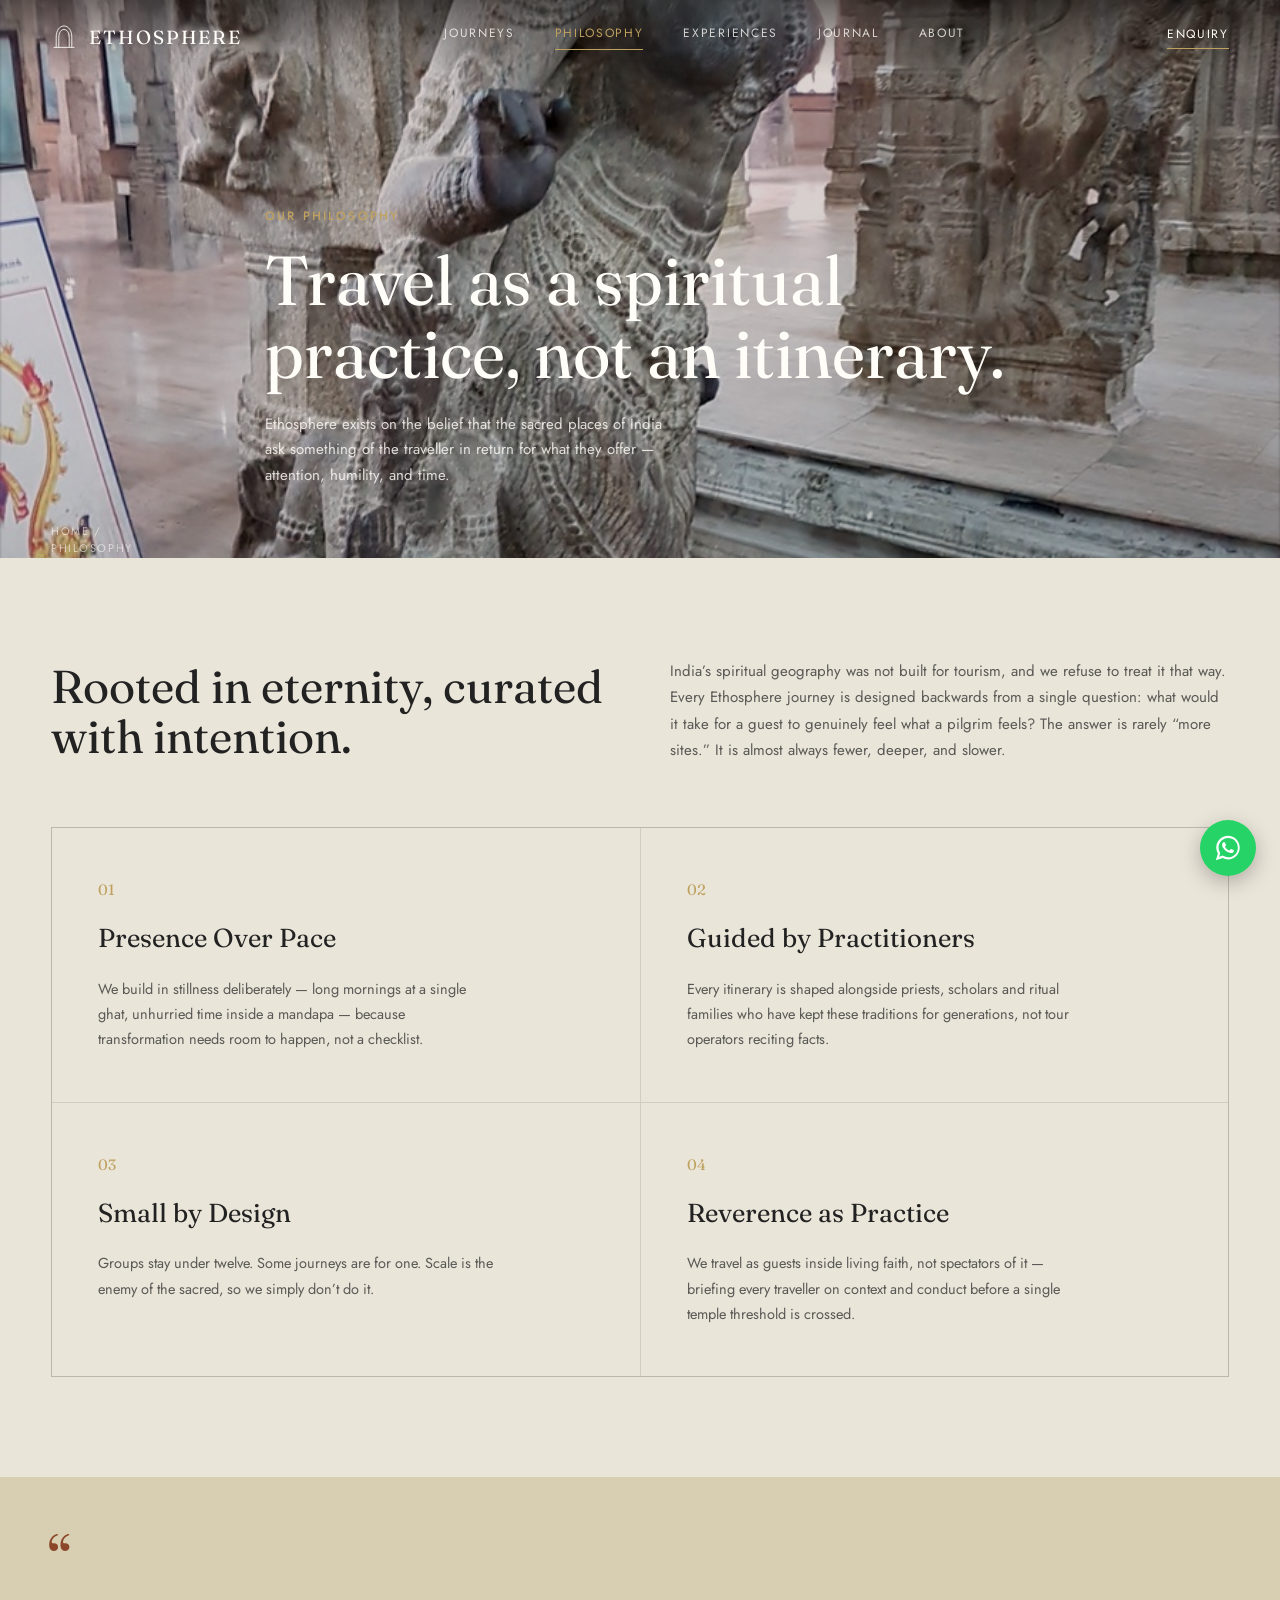
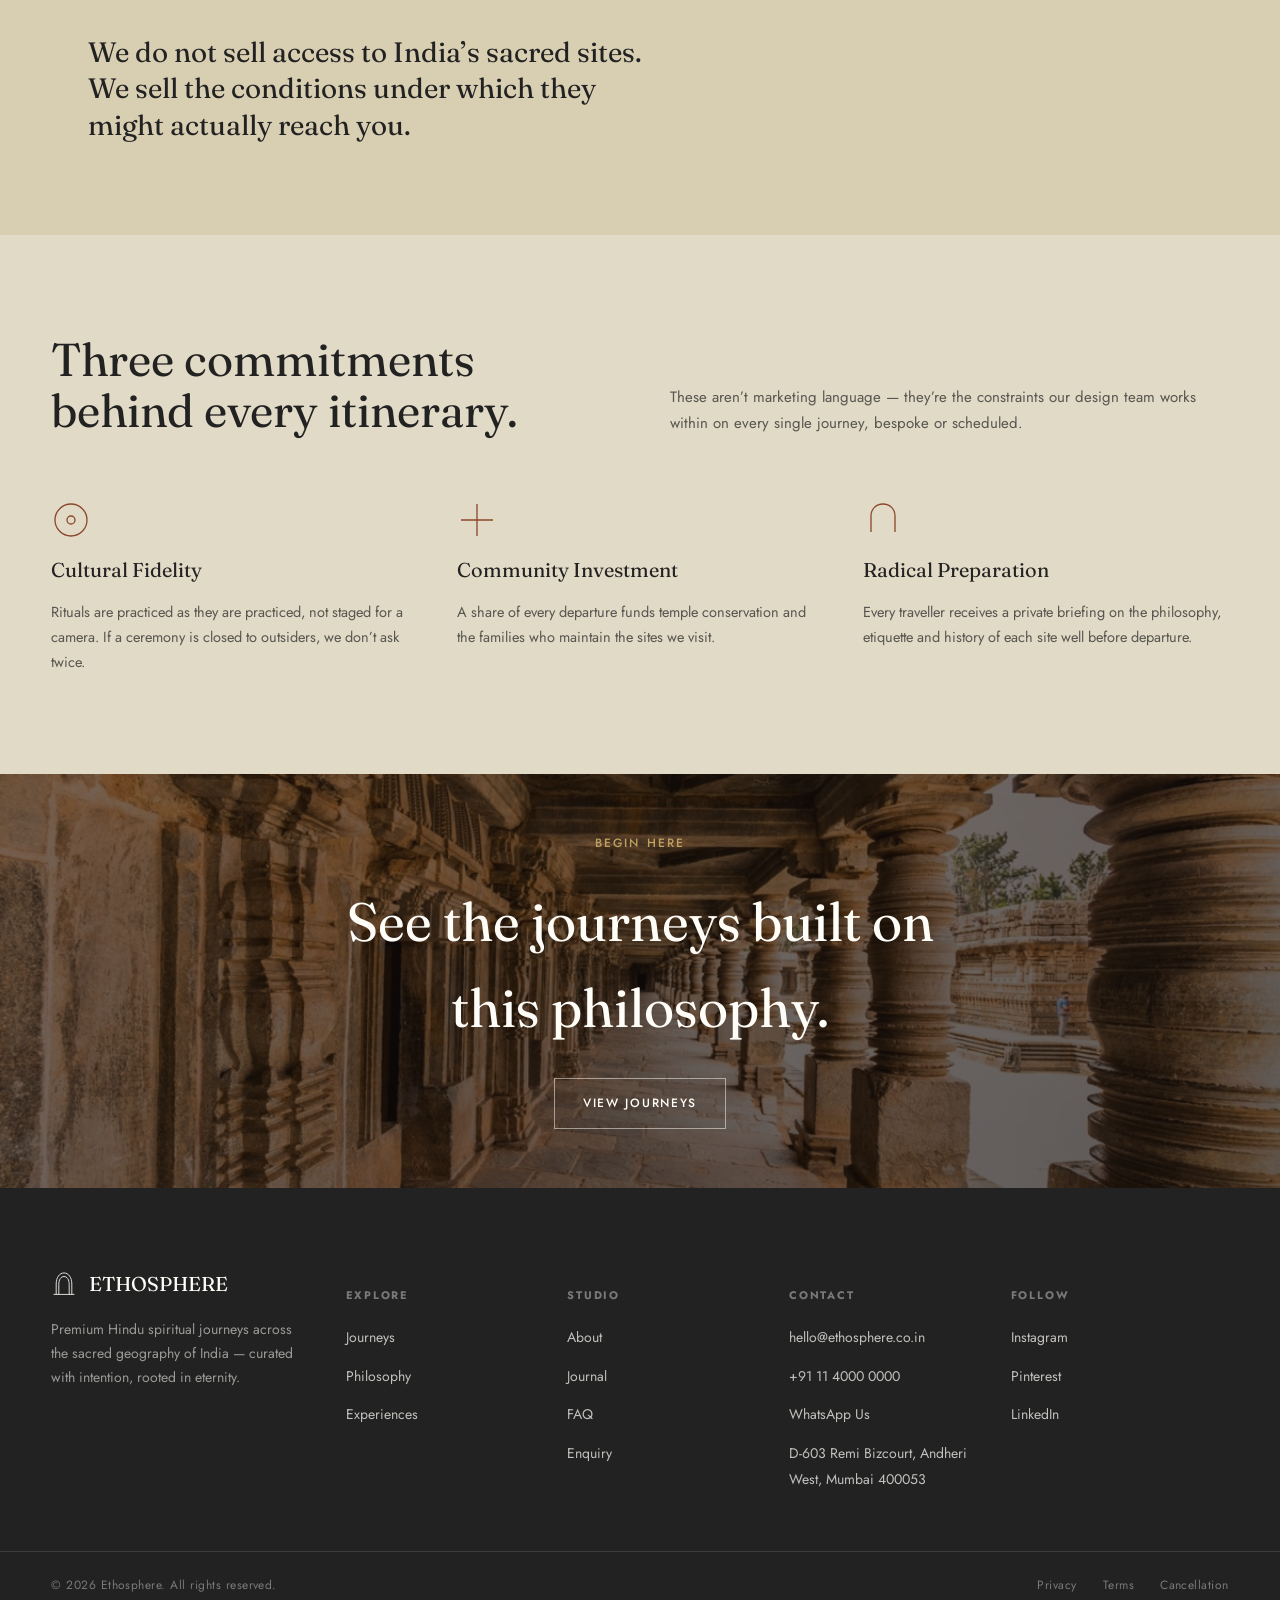
<file: philosophy.html>
<!DOCTYPE html>
<html lang="en">
<head>
<meta charset="UTF-8">
<meta name="viewport" content="width=device-width, initial-scale=1.0">
<title>Philosophy — Ethosphere</title>
<meta name="description" content="Ethosphere's philosophy on spiritual travel — presence over pace, practitioner-led itineraries, small groups, and reverence as practice.">
<link rel="icon" href="data:image/svg+xml,<svg xmlns=%22http://www.w3.org/2000/svg%22 viewBox=%220 0 40 40%22><path d=%22M8 36 V20 C8 10 13 3 20 3 C27 3 32 10 32 20 V36%22 stroke=%22%238C472A%22 stroke-width=%222%22 fill=%22none%22/></svg>">
<link rel="stylesheet" href="css/style.css">

</head>
<body>

<header class="site-header">
  <a href="index.html" class="brand"><svg viewBox="0 0 40 40" fill="none" xmlns="http://www.w3.org/2000/svg" style="stroke:currentColor;stroke-width:1.3;">
  <path d="M8 36 V20 C8 10 13 3 20 3 C27 3 32 10 32 20 V36"/>
  <path d="M12 36 V21 C12 13 15.5 8.5 20 8.5 C24.5 8.5 28 13 28 21 V36"/>
  <line x1="4" y1="36" x2="36" y2="36"/>
</svg><span>ETHOSPHERE</span></a>
  <nav class="nav-main"><a href="journeys.html">Journeys</a>
<a href="philosophy.html">Philosophy</a>
<a href="experiences.html">Experiences</a>
<a href="journal.html">Journal</a>
<a href="about.html">About</a></nav>
  <div class="nav-right">
    <a href="enquiry.html" class="nav-cta">Enquiry</a>
    <button class="nav-toggle" aria-label="Open menu"><span></span><span></span><span></span></button>
  </div>
</header>
<div class="mobile-nav">
  <button class="mobile-nav-close">Close</button>
  <a href="journeys.html">Journeys</a>
  <a href="philosophy.html">Philosophy</a>
  <a href="experiences.html">Experiences</a>
  <a href="journal.html">Journal</a>
  <a href="about.html">About</a>
  <a href="enquiry.html" style="font-size:16px;color:var(--rust);margin-top:20px;">Enquiry &rarr;</a>
</div>

<header class="page-header">
  <div class="media-panel "><img src="images/detail-carved-stone.jpg" alt="Intricately carved temple pillar" loading="lazy"></div>
  <div class="breadcrumb"><a href="index.html">Home</a> / Philosophy</div>
  <div class="page-header-inner">
    <span class="eyebrow">Our Philosophy</span>
    <h1>Travel as a spiritual practice, not an itinerary.</h1>
    <p class="lede">Ethosphere exists on the belief that the sacred places of India ask something of the traveller in return for what they offer — attention, humility, and time.</p>
  </div>
</header>

<section class="section">
  <div class="section-intro" data-reveal>
    <h2>Rooted in eternity, curated with intention.</h2>
    <p>India&rsquo;s spiritual geography was not built for tourism, and we refuse to treat it that way. Every Ethosphere journey is designed backwards from a single question: what would it take for a guest to genuinely feel what a pilgrim feels? The answer is rarely &ldquo;more sites.&rdquo; It is almost always fewer, deeper, and slower.</p>
  </div>
  <div class="tenets" data-reveal>
    <div class="tenet"><span class="num">01</span><h3>Presence Over Pace</h3><p>We build in stillness deliberately — long mornings at a single ghat, unhurried time inside a mandapa — because transformation needs room to happen, not a checklist.</p></div>
    <div class="tenet"><span class="num">02</span><h3>Guided by Practitioners</h3><p>Every itinerary is shaped alongside priests, scholars and ritual families who have kept these traditions for generations, not tour operators reciting facts.</p></div>
    <div class="tenet"><span class="num">03</span><h3>Small by Design</h3><p>Groups stay under twelve. Some journeys are for one. Scale is the enemy of the sacred, so we simply don&rsquo;t do it.</p></div>
    <div class="tenet"><span class="num">04</span><h3>Reverence as Practice</h3><p>We travel as guests inside living faith, not spectators of it — briefing every traveller on context and conduct before a single temple threshold is crossed.</p></div>
  </div>
</section>

<section class="band" data-reveal>
  <div class="quote-cell" style="grid-column: 1 / -1;">
    <span class="quote-mark">&ldquo;</span>
    <blockquote style="max-width:32ch;">We do not sell access to India&rsquo;s sacred sites. We sell the conditions under which they might actually reach you.</blockquote>
  </div>
</section>

<section class="section bg-2">
  <div class="section-intro" data-reveal>
    <h2>Three commitments behind every itinerary.</h2>
    <p>These aren&rsquo;t marketing language — they&rsquo;re the constraints our design team works within on every single journey, bespoke or scheduled.</p>
  </div>
  <div class="value-row" data-reveal>
    <div class="value-item">
      <svg class="icon" viewBox="0 0 40 40" fill="none" xmlns="http://www.w3.org/2000/svg" style="stroke:currentColor;stroke-width:1.3;"><circle cx="20" cy="20" r="16"/><circle cx="20" cy="20" r="4"/></svg>
      <h4>Cultural Fidelity</h4>
      <p>Rituals are practiced as they are practiced, not staged for a camera. If a ceremony is closed to outsiders, we don&rsquo;t ask twice.</p>
    </div>
    <div class="value-item">
      <svg class="icon" viewBox="0 0 40 40" fill="none" xmlns="http://www.w3.org/2000/svg" style="stroke:currentColor;stroke-width:1.3;"><path d="M20 4 V36 M4 20 H36"/></svg>
      <h4>Community Investment</h4>
      <p>A share of every departure funds temple conservation and the families who maintain the sites we visit.</p>
    </div>
    <div class="value-item">
      <svg class="icon" viewBox="0 0 40 40" fill="none" xmlns="http://www.w3.org/2000/svg" style="stroke:currentColor;stroke-width:1.3;"><path d="M8 32 V16 C8 9 13 4 20 4 C27 4 32 9 32 16 V32"/></svg>
      <h4>Radical Preparation</h4>
      <p>Every traveller receives a private briefing on the philosophy, etiquette and history of each site well before departure.</p>
    </div>
  </div>
</section>

<section class="cta-band">
  <div class="media-panel "><img src="images/detail-corridor.jpg" alt="A receding colonnade of carved temple pillars" loading="lazy"></div>
  <div class="cta-band-inner" data-reveal>
    <span class="eyebrow">Begin Here</span>
    <h2>See the journeys built on this philosophy.</h2>
    <a href="journeys.html" class="btn btn-light">View Journeys</a>
  </div>
</section>

<footer class="site-footer">
  <div class="footer-top">
    <div>
      <div class="footer-brand"><svg viewBox="0 0 40 40" fill="none" xmlns="http://www.w3.org/2000/svg" style="stroke:currentColor;stroke-width:1.3;">
  <path d="M8 36 V20 C8 10 13 3 20 3 C27 3 32 10 32 20 V36"/>
  <path d="M12 36 V21 C12 13 15.5 8.5 20 8.5 C24.5 8.5 28 13 28 21 V36"/>
  <line x1="4" y1="36" x2="36" y2="36"/>
</svg><span>ETHOSPHERE</span></div>
      <p>Premium Hindu spiritual journeys across the sacred geography of India — curated with intention, rooted in eternity.</p>
    </div>
    <div class="footer-col">
      <h5>Explore</h5>
      <ul>
        <li><a href="journeys.html">Journeys</a></li>
        <li><a href="philosophy.html">Philosophy</a></li>
        <li><a href="experiences.html">Experiences</a></li>
      </ul>
    </div>
    <div class="footer-col">
      <h5>Studio</h5>
      <ul>
        <li><a href="about.html">About</a></li>
        <li><a href="journal.html">Journal</a></li>
        <li><a href="faq.html">FAQ</a></li>
        <li><a href="enquiry.html">Enquiry</a></li>
      </ul>
    </div>
    <div class="footer-col">
      <h5>Contact</h5>
      <ul>
        <li><a href="mailto:hello@ethosphere.co.in">hello@ethosphere.co.in</a></li>
        <li><a href="tel:+911140000000">+91 11 4000 0000</a></li>
        <li><a href="https://wa.me/917977088038?text=Hi%2C%20I%27d%20like%20to%20know%20more%20about%20Ethosphere%27s%20journeys." target="_blank" rel="noopener">WhatsApp Us</a></li>
        <li><a href="https://www.google.com/maps/search/?api=1&amp;query=D-603%20Remi%20Bizcourt%2C%20off%20Veera%20Desai%20Road%20opposite%20Supreme%20Chambers%20Andheri%20West%2C%20Mumbai%20400053" target="_blank" rel="noopener">D-603 Remi Bizcourt, Andheri West, Mumbai 400053</a></li>
      </ul>
    </div>
    <div class="footer-col">
      <h5>Follow</h5>
      <ul>
        <li><a href="#">Instagram</a></li>
        <li><a href="#">Pinterest</a></li>
        <li><a href="#">LinkedIn</a></li>
      </ul>
    </div>
  </div>
  <div class="footer-bottom wrap">
    <span>&copy; 2026 Ethosphere. All rights reserved.</span>
    <div class="footer-legal">
      <a href="privacy.html">Privacy</a>
      <a href="terms.html">Terms</a>
      <a href="cancellation.html">Cancellation</a>
    </div>
  </div>
</footer>
<a class="whatsapp-fab" href="https://wa.me/917977088038?text=Hi%2C%20I%27d%20like%20to%20know%20more%20about%20Ethosphere%27s%20journeys." target="_blank" rel="noopener" aria-label="Chat with us on WhatsApp">
  <svg viewBox="0 0 32 32" fill="currentColor" xmlns="http://www.w3.org/2000/svg" aria-hidden="true">
    <path d="M16.004 3C9.101 3 3.5 8.6 3.5 15.5c0 2.354.65 4.554 1.78 6.437L3 29l7.278-2.238a12.44 12.44 0 0 0 5.726 1.42h.005c6.902 0 12.503-5.6 12.503-12.5S22.906 3 16.004 3Zm0 22.77h-.004a10.28 10.28 0 0 1-5.24-1.436l-.376-.223-3.89 1.196 1.24-3.79-.246-.39a10.27 10.27 0 0 1-1.573-5.464c0-5.68 4.62-10.3 10.294-10.3 2.75 0 5.334 1.072 7.28 3.02a10.23 10.23 0 0 1 3.014 7.286c0 5.68-4.62 10.3-10.293 10.3Zm5.64-7.71c-.31-.155-1.832-.904-2.116-1.008-.284-.104-.49-.155-.696.156-.207.31-.798 1.007-.978 1.213-.18.207-.36.233-.67.078-.31-.155-1.306-.481-2.488-1.535-.92-.82-1.54-1.833-1.72-2.144-.18-.31-.02-.478.135-.632.14-.138.31-.36.465-.54.155-.18.207-.31.31-.517.104-.207.052-.388-.026-.543-.078-.155-.696-1.677-.954-2.297-.251-.603-.507-.522-.696-.532-.18-.008-.388-.01-.594-.01-.207 0-.543.078-.827.388-.284.31-1.084 1.06-1.084 2.582 0 1.522 1.11 2.994 1.265 3.2.155.207 2.185 3.336 5.293 4.678.74.32 1.317.51 1.767.653.742.236 1.418.203 1.953.123.596-.089 1.832-.749 2.09-1.472.258-.723.258-1.343.18-1.472-.077-.13-.283-.207-.593-.362Z"/>
  </svg>
</a>
<script src="js/main.js"></script>
</body>
</html>
</file>
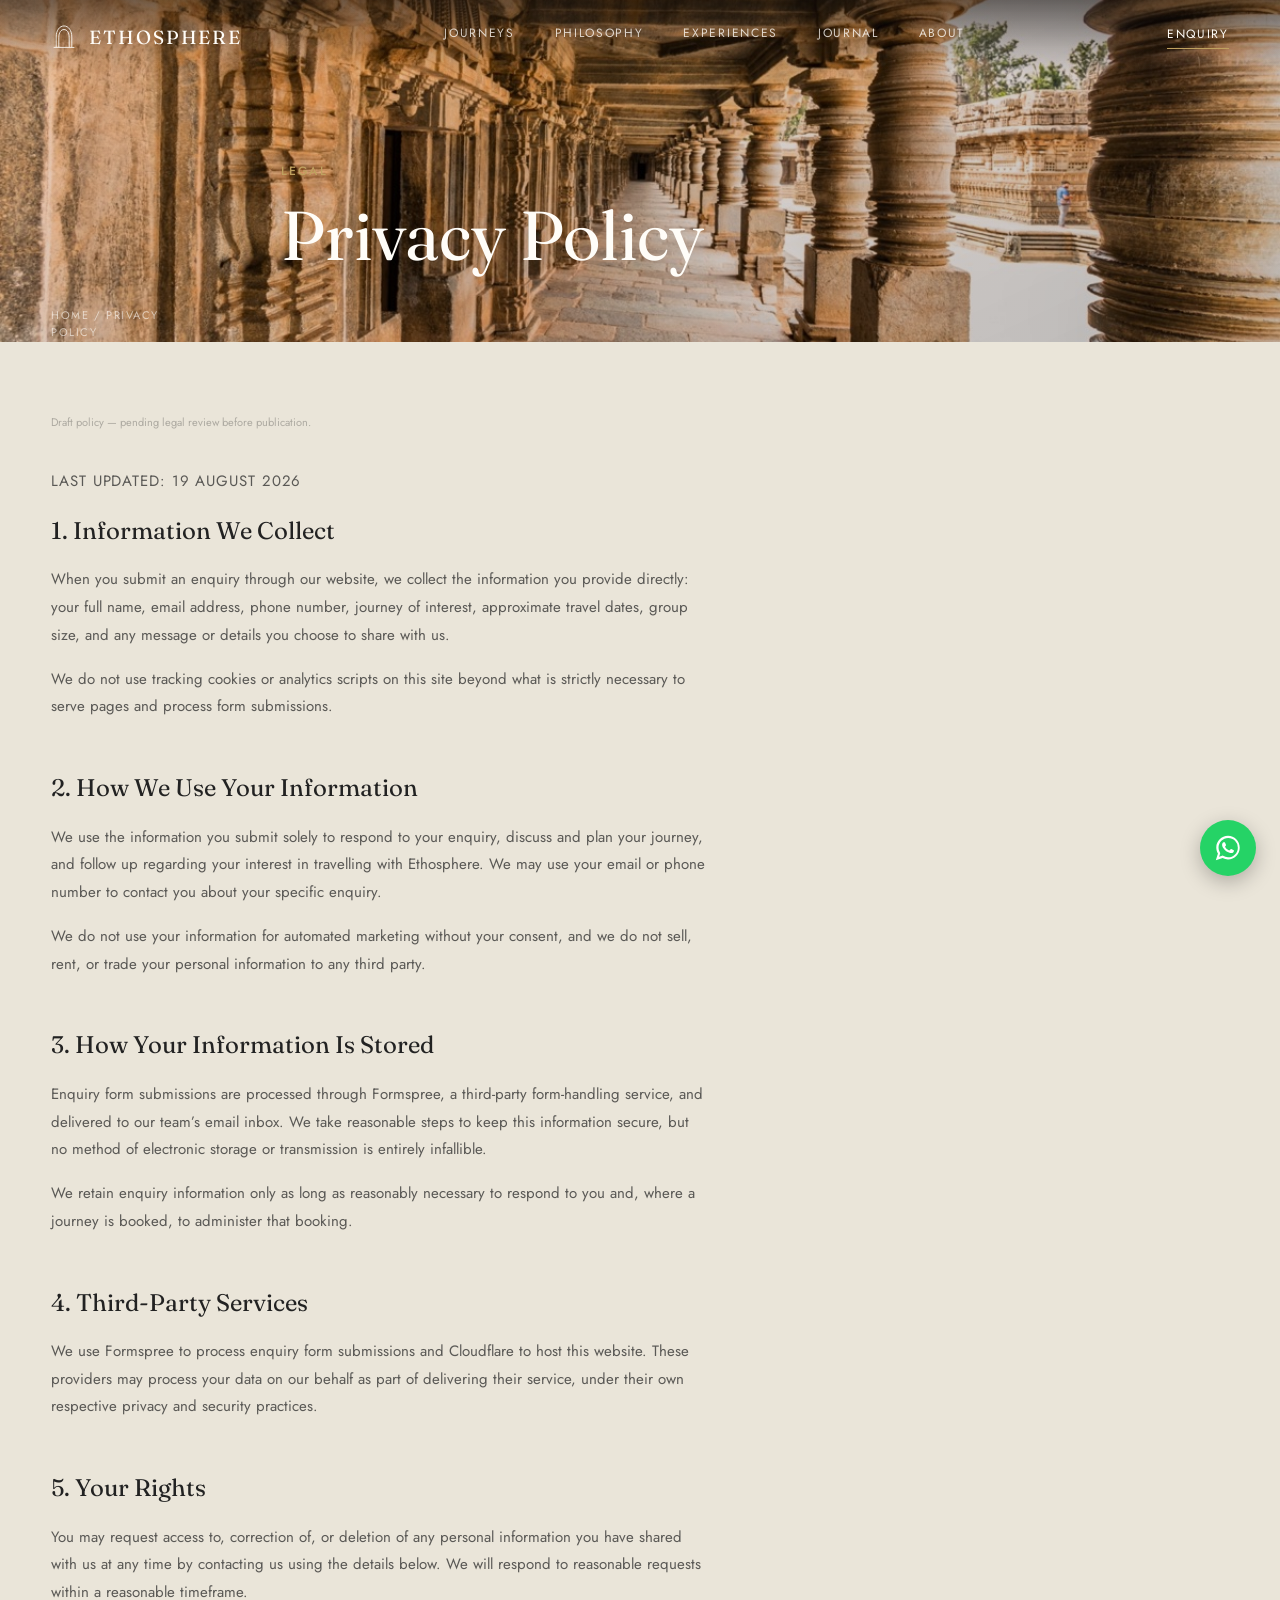
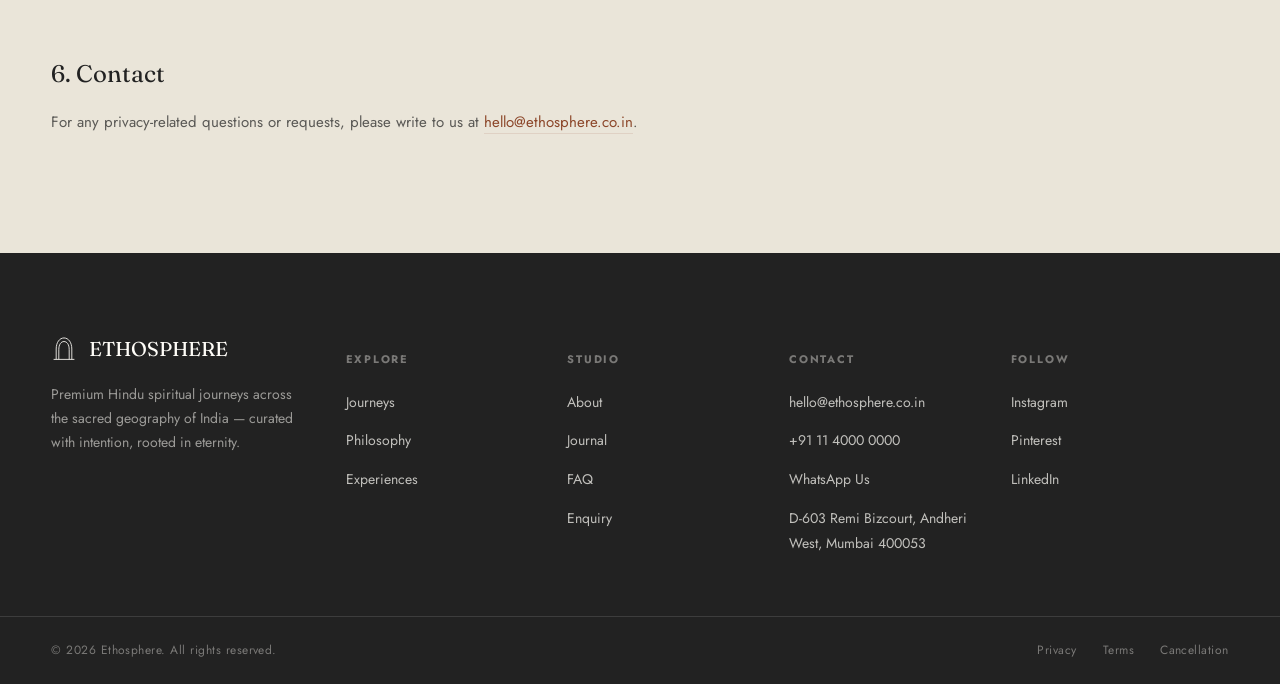
<file: privacy.html>
<!DOCTYPE html>
<html lang="en">
<head>
<meta charset="UTF-8">
<meta name="viewport" content="width=device-width, initial-scale=1.0">
<title>Privacy Policy — Ethosphere</title>
<meta name="description" content="Ethosphere's Privacy Policy — what information we collect through our enquiry form, how it is used, and your rights.">
<link rel="icon" href="data:image/svg+xml,<svg xmlns=%22http://www.w3.org/2000/svg%22 viewBox=%220 0 40 40%22><path d=%22M8 36 V20 C8 10 13 3 20 3 C27 3 32 10 32 20 V36%22 stroke=%22%238C472A%22 stroke-width=%222%22 fill=%22none%22/></svg>">
<link rel="stylesheet" href="css/style.css">

</head>
<body>

<header class="site-header">
  <a href="index.html" class="brand"><svg viewBox="0 0 40 40" fill="none" xmlns="http://www.w3.org/2000/svg" style="stroke:currentColor;stroke-width:1.3;">
  <path d="M8 36 V20 C8 10 13 3 20 3 C27 3 32 10 32 20 V36"/>
  <path d="M12 36 V21 C12 13 15.5 8.5 20 8.5 C24.5 8.5 28 13 28 21 V36"/>
  <line x1="4" y1="36" x2="36" y2="36"/>
</svg><span>ETHOSPHERE</span></a>
  <nav class="nav-main"><a href="journeys.html">Journeys</a>
<a href="philosophy.html">Philosophy</a>
<a href="experiences.html">Experiences</a>
<a href="journal.html">Journal</a>
<a href="about.html">About</a></nav>
  <div class="nav-right">
    <a href="enquiry.html" class="nav-cta">Enquiry</a>
    <button class="nav-toggle" aria-label="Open menu"><span></span><span></span><span></span></button>
  </div>
</header>
<div class="mobile-nav">
  <button class="mobile-nav-close">Close</button>
  <a href="journeys.html">Journeys</a>
  <a href="philosophy.html">Philosophy</a>
  <a href="experiences.html">Experiences</a>
  <a href="journal.html">Journal</a>
  <a href="about.html">About</a>
  <a href="enquiry.html" style="font-size:16px;color:var(--rust);margin-top:20px;">Enquiry &rarr;</a>
</div>

<header class="page-header" style="min-height:38vh;">
  <div class="media-panel "><img src="images/detail-corridor.jpg" alt="A receding colonnade of carved temple pillars" loading="lazy"></div>
  <div class="breadcrumb"><a href="index.html">Home</a> / Privacy Policy</div>
  <div class="page-header-inner">
    <span class="eyebrow">Legal</span>
    <h1>Privacy Policy</h1>
  </div>
</header>

<section class="section legal-content">
  <p style="font-size:11px; color:var(--ink-30); margin-bottom:36px;">Draft policy &mdash; pending legal review before publication.</p>
  <p class="legal-updated">Last updated: 19 August 2026</p>

  <h2>1. Information We Collect</h2>
<p>When you submit an enquiry through our website, we collect the information you provide directly: your full name, email address, phone number, journey of interest, approximate travel dates, group size, and any message or details you choose to share with us.</p>
<p>We do not use tracking cookies or analytics scripts on this site beyond what is strictly necessary to serve pages and process form submissions.</p>


  <h2>2. How We Use Your Information</h2>
<p>We use the information you submit solely to respond to your enquiry, discuss and plan your journey, and follow up regarding your interest in travelling with Ethosphere. We may use your email or phone number to contact you about your specific enquiry.</p>
<p>We do not use your information for automated marketing without your consent, and we do not sell, rent, or trade your personal information to any third party.</p>


  <h2>3. How Your Information Is Stored</h2>
<p>Enquiry form submissions are processed through Formspree, a third-party form-handling service, and delivered to our team&rsquo;s email inbox. We take reasonable steps to keep this information secure, but no method of electronic storage or transmission is entirely infallible.</p>
<p>We retain enquiry information only as long as reasonably necessary to respond to you and, where a journey is booked, to administer that booking.</p>


  <h2>4. Third-Party Services</h2>
<p>We use Formspree to process enquiry form submissions and Cloudflare to host this website. These providers may process your data on our behalf as part of delivering their service, under their own respective privacy and security practices.</p>


  <h2>5. Your Rights</h2>
<p>You may request access to, correction of, or deletion of any personal information you have shared with us at any time by contacting us using the details below. We will respond to reasonable requests within a reasonable timeframe.</p>


  <h2>6. Contact</h2>
<p>For any privacy-related questions or requests, please write to us at <a href="mailto:hello@ethosphere.co.in">hello@ethosphere.co.in</a>.</p>

</section>

<footer class="site-footer">
  <div class="footer-top">
    <div>
      <div class="footer-brand"><svg viewBox="0 0 40 40" fill="none" xmlns="http://www.w3.org/2000/svg" style="stroke:currentColor;stroke-width:1.3;">
  <path d="M8 36 V20 C8 10 13 3 20 3 C27 3 32 10 32 20 V36"/>
  <path d="M12 36 V21 C12 13 15.5 8.5 20 8.5 C24.5 8.5 28 13 28 21 V36"/>
  <line x1="4" y1="36" x2="36" y2="36"/>
</svg><span>ETHOSPHERE</span></div>
      <p>Premium Hindu spiritual journeys across the sacred geography of India — curated with intention, rooted in eternity.</p>
    </div>
    <div class="footer-col">
      <h5>Explore</h5>
      <ul>
        <li><a href="journeys.html">Journeys</a></li>
        <li><a href="philosophy.html">Philosophy</a></li>
        <li><a href="experiences.html">Experiences</a></li>
      </ul>
    </div>
    <div class="footer-col">
      <h5>Studio</h5>
      <ul>
        <li><a href="about.html">About</a></li>
        <li><a href="journal.html">Journal</a></li>
        <li><a href="faq.html">FAQ</a></li>
        <li><a href="enquiry.html">Enquiry</a></li>
      </ul>
    </div>
    <div class="footer-col">
      <h5>Contact</h5>
      <ul>
        <li><a href="mailto:hello@ethosphere.co.in">hello@ethosphere.co.in</a></li>
        <li><a href="tel:+911140000000">+91 11 4000 0000</a></li>
        <li><a href="https://wa.me/917977088038?text=Hi%2C%20I%27d%20like%20to%20know%20more%20about%20Ethosphere%27s%20journeys." target="_blank" rel="noopener">WhatsApp Us</a></li>
        <li><a href="https://www.google.com/maps/search/?api=1&amp;query=D-603%20Remi%20Bizcourt%2C%20off%20Veera%20Desai%20Road%20opposite%20Supreme%20Chambers%20Andheri%20West%2C%20Mumbai%20400053" target="_blank" rel="noopener">D-603 Remi Bizcourt, Andheri West, Mumbai 400053</a></li>
      </ul>
    </div>
    <div class="footer-col">
      <h5>Follow</h5>
      <ul>
        <li><a href="#">Instagram</a></li>
        <li><a href="#">Pinterest</a></li>
        <li><a href="#">LinkedIn</a></li>
      </ul>
    </div>
  </div>
  <div class="footer-bottom wrap">
    <span>&copy; 2026 Ethosphere. All rights reserved.</span>
    <div class="footer-legal">
      <a href="privacy.html">Privacy</a>
      <a href="terms.html">Terms</a>
      <a href="cancellation.html">Cancellation</a>
    </div>
  </div>
</footer>
<a class="whatsapp-fab" href="https://wa.me/917977088038?text=Hi%2C%20I%27d%20like%20to%20know%20more%20about%20Ethosphere%27s%20journeys." target="_blank" rel="noopener" aria-label="Chat with us on WhatsApp">
  <svg viewBox="0 0 32 32" fill="currentColor" xmlns="http://www.w3.org/2000/svg" aria-hidden="true">
    <path d="M16.004 3C9.101 3 3.5 8.6 3.5 15.5c0 2.354.65 4.554 1.78 6.437L3 29l7.278-2.238a12.44 12.44 0 0 0 5.726 1.42h.005c6.902 0 12.503-5.6 12.503-12.5S22.906 3 16.004 3Zm0 22.77h-.004a10.28 10.28 0 0 1-5.24-1.436l-.376-.223-3.89 1.196 1.24-3.79-.246-.39a10.27 10.27 0 0 1-1.573-5.464c0-5.68 4.62-10.3 10.294-10.3 2.75 0 5.334 1.072 7.28 3.02a10.23 10.23 0 0 1 3.014 7.286c0 5.68-4.62 10.3-10.293 10.3Zm5.64-7.71c-.31-.155-1.832-.904-2.116-1.008-.284-.104-.49-.155-.696.156-.207.31-.798 1.007-.978 1.213-.18.207-.36.233-.67.078-.31-.155-1.306-.481-2.488-1.535-.92-.82-1.54-1.833-1.72-2.144-.18-.31-.02-.478.135-.632.14-.138.31-.36.465-.54.155-.18.207-.31.31-.517.104-.207.052-.388-.026-.543-.078-.155-.696-1.677-.954-2.297-.251-.603-.507-.522-.696-.532-.18-.008-.388-.01-.594-.01-.207 0-.543.078-.827.388-.284.31-1.084 1.06-1.084 2.582 0 1.522 1.11 2.994 1.265 3.2.155.207 2.185 3.336 5.293 4.678.74.32 1.317.51 1.767.653.742.236 1.418.203 1.953.123.596-.089 1.832-.749 2.09-1.472.258-.723.258-1.343.18-1.472-.077-.13-.283-.207-.593-.362Z"/>
  </svg>
</a>
<script src="js/main.js"></script>
</body>
</html>
</file>
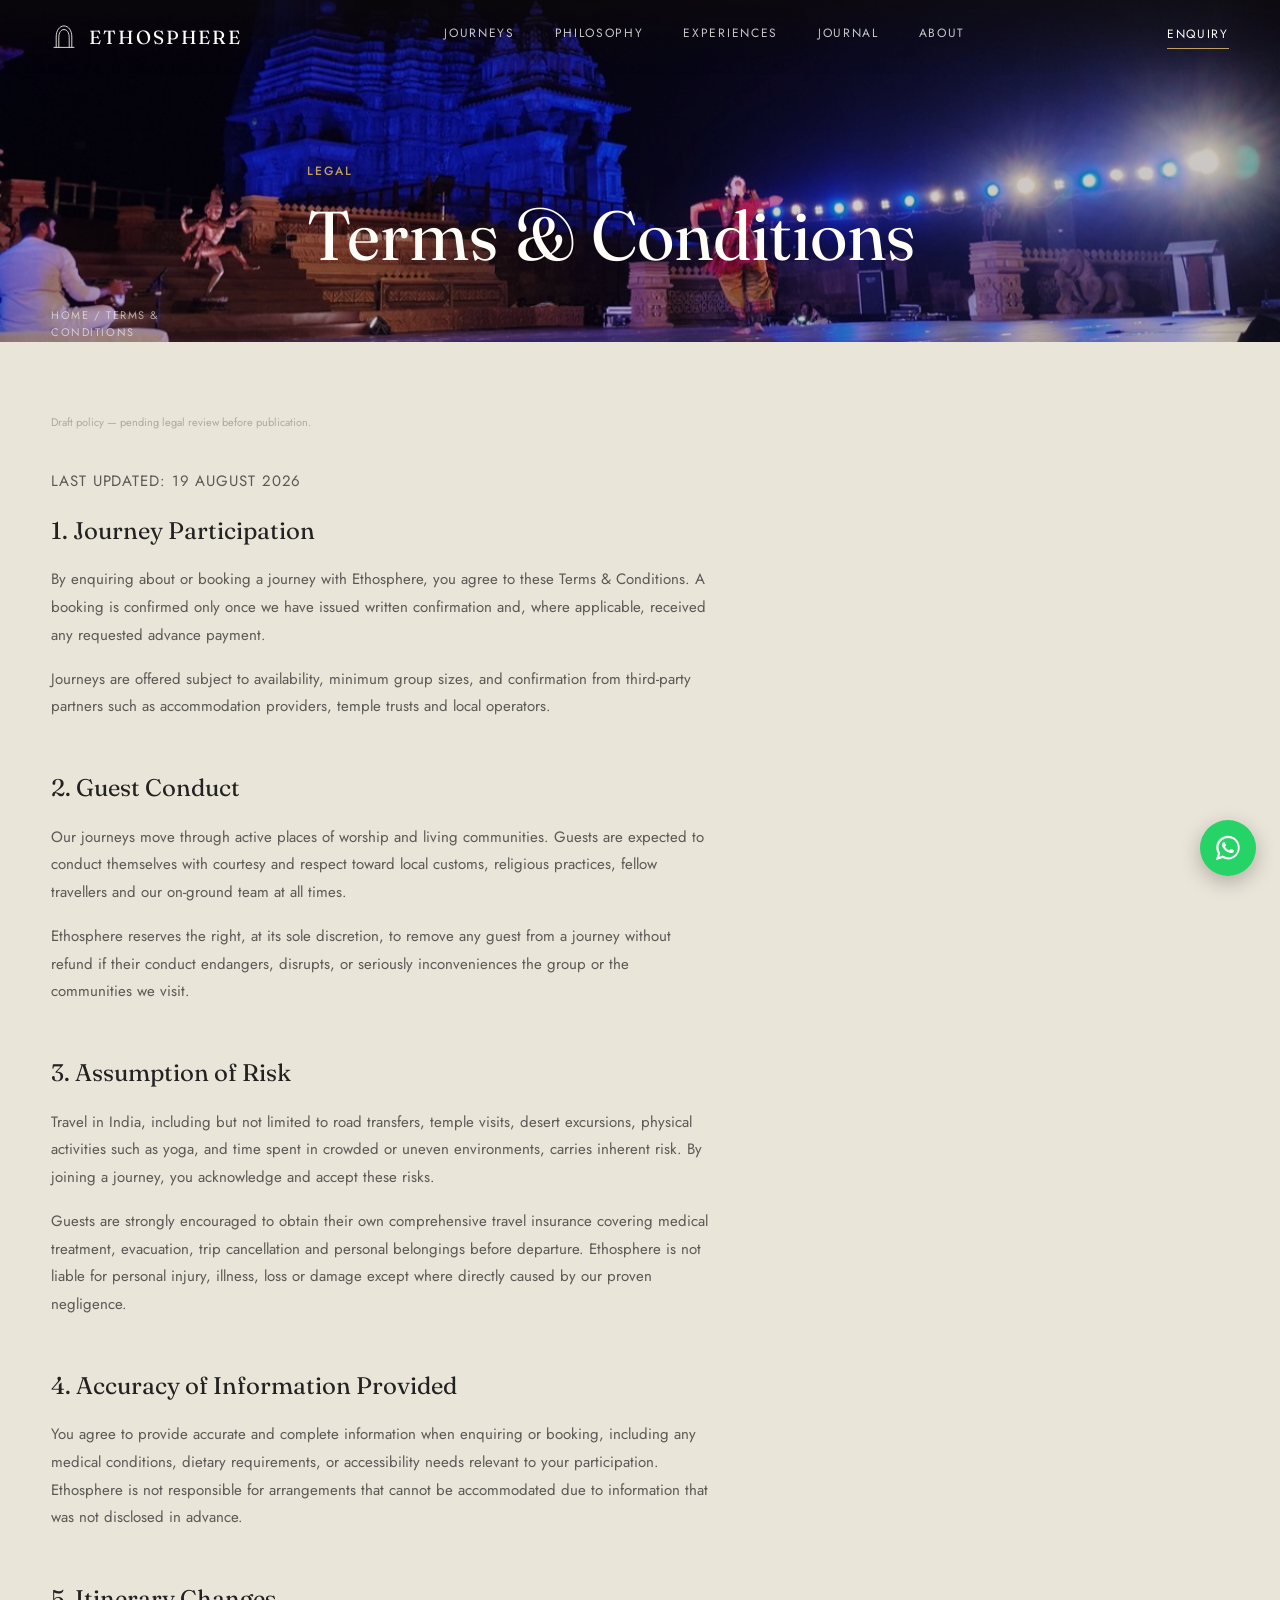
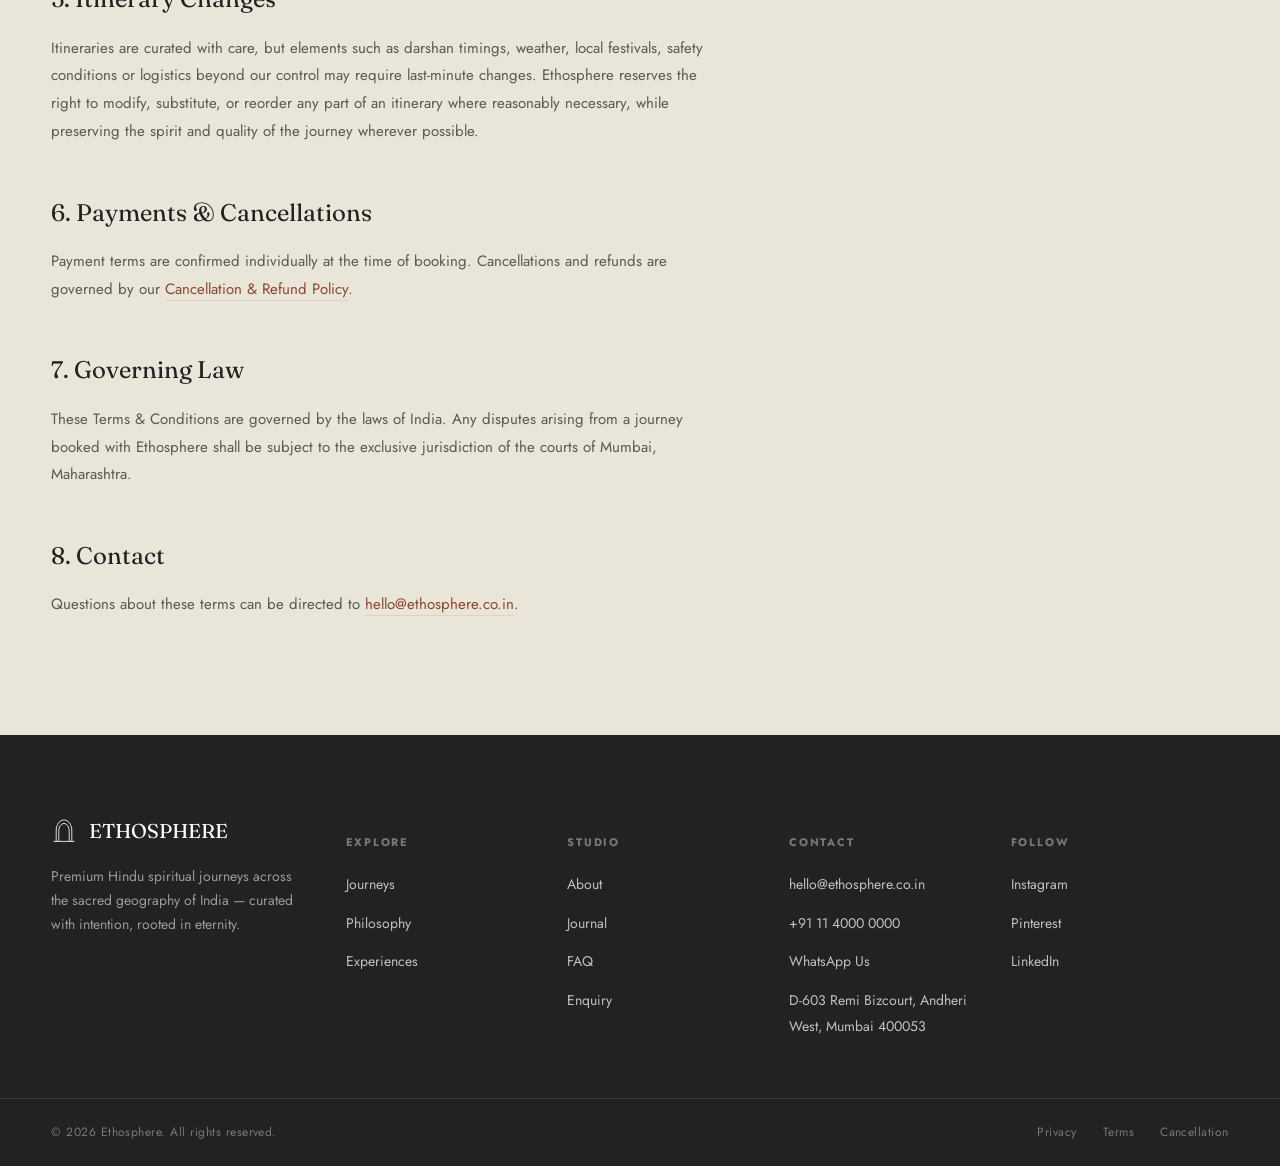
<file: terms.html>
<!DOCTYPE html>
<html lang="en">
<head>
<meta charset="UTF-8">
<meta name="viewport" content="width=device-width, initial-scale=1.0">
<title>Terms & Conditions — Ethosphere</title>
<meta name="description" content="Ethosphere's Terms & Conditions — journey participation, guest conduct, assumption of risk, itinerary changes and governing law.">
<link rel="icon" href="data:image/svg+xml,<svg xmlns=%22http://www.w3.org/2000/svg%22 viewBox=%220 0 40 40%22><path d=%22M8 36 V20 C8 10 13 3 20 3 C27 3 32 10 32 20 V36%22 stroke=%22%238C472A%22 stroke-width=%222%22 fill=%22none%22/></svg>">
<link rel="stylesheet" href="css/style.css">

</head>
<body>

<header class="site-header">
  <a href="index.html" class="brand"><svg viewBox="0 0 40 40" fill="none" xmlns="http://www.w3.org/2000/svg" style="stroke:currentColor;stroke-width:1.3;">
  <path d="M8 36 V20 C8 10 13 3 20 3 C27 3 32 10 32 20 V36"/>
  <path d="M12 36 V21 C12 13 15.5 8.5 20 8.5 C24.5 8.5 28 13 28 21 V36"/>
  <line x1="4" y1="36" x2="36" y2="36"/>
</svg><span>ETHOSPHERE</span></a>
  <nav class="nav-main"><a href="journeys.html">Journeys</a>
<a href="philosophy.html">Philosophy</a>
<a href="experiences.html">Experiences</a>
<a href="journal.html">Journal</a>
<a href="about.html">About</a></nav>
  <div class="nav-right">
    <a href="enquiry.html" class="nav-cta">Enquiry</a>
    <button class="nav-toggle" aria-label="Open menu"><span></span><span></span><span></span></button>
  </div>
</header>
<div class="mobile-nav">
  <button class="mobile-nav-close">Close</button>
  <a href="journeys.html">Journeys</a>
  <a href="philosophy.html">Philosophy</a>
  <a href="experiences.html">Experiences</a>
  <a href="journal.html">Journal</a>
  <a href="about.html">About</a>
  <a href="enquiry.html" style="font-size:16px;color:var(--rust);margin-top:20px;">Enquiry &rarr;</a>
</div>

<header class="page-header" style="min-height:38vh;">
  <div class="media-panel "><img src="images/detail-temple-facade.jpg" alt="Khajuraho temple at dusk" loading="lazy"></div>
  <div class="breadcrumb"><a href="index.html">Home</a> / Terms &amp; Conditions</div>
  <div class="page-header-inner">
    <span class="eyebrow">Legal</span>
    <h1>Terms &amp; Conditions</h1>
  </div>
</header>

<section class="section legal-content">
  <p style="font-size:11px; color:var(--ink-30); margin-bottom:36px;">Draft policy &mdash; pending legal review before publication.</p>
  <p class="legal-updated">Last updated: 19 August 2026</p>

  <h2>1. Journey Participation</h2>
<p>By enquiring about or booking a journey with Ethosphere, you agree to these Terms &amp; Conditions. A booking is confirmed only once we have issued written confirmation and, where applicable, received any requested advance payment.</p>
<p>Journeys are offered subject to availability, minimum group sizes, and confirmation from third-party partners such as accommodation providers, temple trusts and local operators.</p>


  <h2>2. Guest Conduct</h2>
<p>Our journeys move through active places of worship and living communities. Guests are expected to conduct themselves with courtesy and respect toward local customs, religious practices, fellow travellers and our on-ground team at all times.</p>
<p>Ethosphere reserves the right, at its sole discretion, to remove any guest from a journey without refund if their conduct endangers, disrupts, or seriously inconveniences the group or the communities we visit.</p>


  <h2>3. Assumption of Risk</h2>
<p>Travel in India, including but not limited to road transfers, temple visits, desert excursions, physical activities such as yoga, and time spent in crowded or uneven environments, carries inherent risk. By joining a journey, you acknowledge and accept these risks.</p>
<p>Guests are strongly encouraged to obtain their own comprehensive travel insurance covering medical treatment, evacuation, trip cancellation and personal belongings before departure. Ethosphere is not liable for personal injury, illness, loss or damage except where directly caused by our proven negligence.</p>


  <h2>4. Accuracy of Information Provided</h2>
<p>You agree to provide accurate and complete information when enquiring or booking, including any medical conditions, dietary requirements, or accessibility needs relevant to your participation. Ethosphere is not responsible for arrangements that cannot be accommodated due to information that was not disclosed in advance.</p>


  <h2>5. Itinerary Changes</h2>
<p>Itineraries are curated with care, but elements such as darshan timings, weather, local festivals, safety conditions or logistics beyond our control may require last-minute changes. Ethosphere reserves the right to modify, substitute, or reorder any part of an itinerary where reasonably necessary, while preserving the spirit and quality of the journey wherever possible.</p>


  <h2>6. Payments &amp; Cancellations</h2>
<p>Payment terms are confirmed individually at the time of booking. Cancellations and refunds are governed by our <a href="cancellation.html">Cancellation &amp; Refund Policy</a>.</p>


  <h2>7. Governing Law</h2>
<p>These Terms &amp; Conditions are governed by the laws of India. Any disputes arising from a journey booked with Ethosphere shall be subject to the exclusive jurisdiction of the courts of Mumbai, Maharashtra.</p>


  <h2>8. Contact</h2>
<p>Questions about these terms can be directed to <a href="mailto:hello@ethosphere.co.in">hello@ethosphere.co.in</a>.</p>

</section>

<footer class="site-footer">
  <div class="footer-top">
    <div>
      <div class="footer-brand"><svg viewBox="0 0 40 40" fill="none" xmlns="http://www.w3.org/2000/svg" style="stroke:currentColor;stroke-width:1.3;">
  <path d="M8 36 V20 C8 10 13 3 20 3 C27 3 32 10 32 20 V36"/>
  <path d="M12 36 V21 C12 13 15.5 8.5 20 8.5 C24.5 8.5 28 13 28 21 V36"/>
  <line x1="4" y1="36" x2="36" y2="36"/>
</svg><span>ETHOSPHERE</span></div>
      <p>Premium Hindu spiritual journeys across the sacred geography of India — curated with intention, rooted in eternity.</p>
    </div>
    <div class="footer-col">
      <h5>Explore</h5>
      <ul>
        <li><a href="journeys.html">Journeys</a></li>
        <li><a href="philosophy.html">Philosophy</a></li>
        <li><a href="experiences.html">Experiences</a></li>
      </ul>
    </div>
    <div class="footer-col">
      <h5>Studio</h5>
      <ul>
        <li><a href="about.html">About</a></li>
        <li><a href="journal.html">Journal</a></li>
        <li><a href="faq.html">FAQ</a></li>
        <li><a href="enquiry.html">Enquiry</a></li>
      </ul>
    </div>
    <div class="footer-col">
      <h5>Contact</h5>
      <ul>
        <li><a href="mailto:hello@ethosphere.co.in">hello@ethosphere.co.in</a></li>
        <li><a href="tel:+911140000000">+91 11 4000 0000</a></li>
        <li><a href="https://wa.me/917977088038?text=Hi%2C%20I%27d%20like%20to%20know%20more%20about%20Ethosphere%27s%20journeys." target="_blank" rel="noopener">WhatsApp Us</a></li>
        <li><a href="https://www.google.com/maps/search/?api=1&amp;query=D-603%20Remi%20Bizcourt%2C%20off%20Veera%20Desai%20Road%20opposite%20Supreme%20Chambers%20Andheri%20West%2C%20Mumbai%20400053" target="_blank" rel="noopener">D-603 Remi Bizcourt, Andheri West, Mumbai 400053</a></li>
      </ul>
    </div>
    <div class="footer-col">
      <h5>Follow</h5>
      <ul>
        <li><a href="#">Instagram</a></li>
        <li><a href="#">Pinterest</a></li>
        <li><a href="#">LinkedIn</a></li>
      </ul>
    </div>
  </div>
  <div class="footer-bottom wrap">
    <span>&copy; 2026 Ethosphere. All rights reserved.</span>
    <div class="footer-legal">
      <a href="privacy.html">Privacy</a>
      <a href="terms.html">Terms</a>
      <a href="cancellation.html">Cancellation</a>
    </div>
  </div>
</footer>
<a class="whatsapp-fab" href="https://wa.me/917977088038?text=Hi%2C%20I%27d%20like%20to%20know%20more%20about%20Ethosphere%27s%20journeys." target="_blank" rel="noopener" aria-label="Chat with us on WhatsApp">
  <svg viewBox="0 0 32 32" fill="currentColor" xmlns="http://www.w3.org/2000/svg" aria-hidden="true">
    <path d="M16.004 3C9.101 3 3.5 8.6 3.5 15.5c0 2.354.65 4.554 1.78 6.437L3 29l7.278-2.238a12.44 12.44 0 0 0 5.726 1.42h.005c6.902 0 12.503-5.6 12.503-12.5S22.906 3 16.004 3Zm0 22.77h-.004a10.28 10.28 0 0 1-5.24-1.436l-.376-.223-3.89 1.196 1.24-3.79-.246-.39a10.27 10.27 0 0 1-1.573-5.464c0-5.68 4.62-10.3 10.294-10.3 2.75 0 5.334 1.072 7.28 3.02a10.23 10.23 0 0 1 3.014 7.286c0 5.68-4.62 10.3-10.293 10.3Zm5.64-7.71c-.31-.155-1.832-.904-2.116-1.008-.284-.104-.49-.155-.696.156-.207.31-.798 1.007-.978 1.213-.18.207-.36.233-.67.078-.31-.155-1.306-.481-2.488-1.535-.92-.82-1.54-1.833-1.72-2.144-.18-.31-.02-.478.135-.632.14-.138.31-.36.465-.54.155-.18.207-.31.31-.517.104-.207.052-.388-.026-.543-.078-.155-.696-1.677-.954-2.297-.251-.603-.507-.522-.696-.532-.18-.008-.388-.01-.594-.01-.207 0-.543.078-.827.388-.284.31-1.084 1.06-1.084 2.582 0 1.522 1.11 2.994 1.265 3.2.155.207 2.185 3.336 5.293 4.678.74.32 1.317.51 1.767.653.742.236 1.418.203 1.953.123.596-.089 1.832-.749 2.09-1.472.258-.723.258-1.343.18-1.472-.077-.13-.283-.207-.593-.362Z"/>
  </svg>
</a>
<script src="js/main.js"></script>
</body>
</html>
</file>
<file: css/style.css>
/* =========================================================
   ETHOSPHERE — Design System
   ========================================================= */

@import url('https://fonts.googleapis.com/css2?family=Fraunces:ital,opsz,wght@0,9..144,300;0,9..144,400;0,9..144,500;0,9..144,600;1,9..144,400&family=Jost:wght@300;400;500;600&display=swap');

:root{
  --cream:       #EAE5D9;
  --cream-2:     #E1DAC6;
  --cream-3:     #D8CEB2;
  --ink:         #222222;
  --ink-70:      rgba(34,34,34,.72);
  --ink-50:      rgba(34,34,34,.5);
  --ink-30:      rgba(34,34,34,.3);
  --ink-12:      rgba(34,34,34,.12);
  --white:       #FFFDF8;
  --rust:        #8C472A;
  --rust-dark:   #6E3620;
  --rust-soft:   rgba(140,71,42,.12);
  --gold:        #BFA15F;
  --gold-soft:   rgba(191,161,95,.16);

  --font-display: 'Fraunces', Georgia, serif;
  --font-sans:    'Jost', 'Helvetica Neue', Arial, sans-serif;

  --container: 1440px;
  --gutter: clamp(20px, 4vw, 64px);
  --radius: 2px;
}

*, *::before, *::after{ box-sizing: border-box; min-width: 0; }
html{ scroll-behavior: smooth; }
body{
  margin:0;
  background: var(--cream);
  color: var(--ink);
  font-family: var(--font-sans);
  font-size: 16px;
  line-height: 1.6;
  -webkit-font-smoothing: antialiased;
  overflow-x: hidden;
}
img, svg{ display:block; max-width:100%; }
a{ color: inherit; text-decoration: none; }
ul{ list-style:none; margin:0; padding:0; }
h1,h2,h3,h4,p{ margin:0; }
button{ font-family: inherit; cursor:pointer; }

.wrap{
  max-width: var(--container);
  margin: 0 auto;
  padding-left: var(--gutter);
  padding-right: var(--gutter);
}

.eyebrow{
  font-family: var(--font-sans);
  font-size: 12px;
  font-weight: 500;
  letter-spacing: .18em;
  text-transform: uppercase;
  color: var(--rust);
}

.section-label{
  display:flex;
  align-items:center;
  gap: 14px;
  font-size: 12px;
  letter-spacing: .18em;
  text-transform: uppercase;
  color: var(--ink-50);
}
.section-label .num{
  color: var(--gold);
  font-family: var(--font-display);
  font-size: 15px;
  letter-spacing: 0;
}

.btn{
  display:inline-flex;
  align-items:center;
  gap: 10px;
  font-family: var(--font-sans);
  font-size: 12px;
  letter-spacing: .14em;
  text-transform: uppercase;
  font-weight: 500;
  padding: 15px 28px;
  border: 1px solid var(--ink);
  color: var(--ink);
  background: transparent;
  transition: background .3s ease, color .3s ease, border-color .3s ease;
}
.btn:hover{ background: var(--ink); color: var(--white); }
.btn.btn-light{ border-color: rgba(255,253,248,.5); color: var(--white); }
.btn.btn-light:hover{ background: var(--white); color: var(--ink); border-color: var(--white); }
.btn.btn-rust{ border-color: var(--rust); color: var(--rust); }
.btn.btn-rust:hover{ background: var(--rust); color: var(--white); border-color: var(--rust); }

.link-arrow{
  display:inline-flex;
  align-items:center;
  gap: 10px;
  font-size: 13px;
  letter-spacing: .06em;
  text-transform: uppercase;
  color: var(--ink);
  padding-bottom: 4px;
  border-bottom: 1px solid var(--ink-30);
  transition: border-color .3s ease, gap .3s ease, color .3s ease;
}
.link-arrow svg{ width:16px; height:10px; transition: transform .3s ease; }
.link-arrow:hover{ border-color: var(--rust); color: var(--rust); gap: 16px; }

/* =========================================================
   Header / Nav
   ========================================================= */
.site-header{
  position: fixed;
  top:0; left:0; right:0;
  z-index: 200;
  display:flex;
  align-items:center;
  justify-content:space-between;
  padding: 22px var(--gutter);
  background: linear-gradient(180deg, rgba(15,12,10,.55) 0%, rgba(15,12,10,.15) 65%, rgba(15,12,10,0) 100%);
  transition: background .4s ease, padding .4s ease, box-shadow .4s ease, backdrop-filter .4s ease;
}
.site-header.is-scrolled{
  background: rgba(17,14,11,.96);
  backdrop-filter: blur(10px);
  padding-top: 14px;
  padding-bottom: 14px;
  box-shadow: 0 1px 0 rgba(255,253,248,.1);
}
.brand{
  display:flex;
  align-items:center;
  gap: 12px;
  font-family: var(--font-display);
  font-size: 19px;
  letter-spacing: .1em;
  color: var(--white);
}
.brand svg{ width:26px; height:26px; }

.nav-main{
  display:flex;
  gap: 40px;
}
.nav-main a{
  font-size: 12px;
  letter-spacing: .14em;
  text-transform: uppercase;
  color: rgba(255,253,248,.78);
  padding-bottom: 6px;
  border-bottom: 1px solid transparent;
  transition: color .3s ease, border-color .3s ease;
}
.nav-main a:hover,
.nav-main a.active{ color: var(--gold); border-color: var(--gold); }

.nav-right{
  display:flex;
  align-items:center;
  gap: 28px;
}
.nav-cta{
  font-size: 12px;
  letter-spacing: .14em;
  text-transform: uppercase;
  color: var(--white);
  border-bottom: 1px solid var(--gold);
  padding-bottom: 4px;
}
.nav-toggle{
  display:none;
  flex-direction: column;
  gap: 5px;
  background: none;
  border: none;
  padding: 6px;
}
.nav-toggle span{
  width: 24px; height: 1px;
  background: var(--white);
}

.mobile-nav{
  position: fixed;
  inset: 0;
  background: var(--cream);
  z-index: 300;
  display:flex;
  flex-direction: column;
  justify-content: center;
  gap: 26px;
  padding: 0 var(--gutter);
  transform: translateY(-100%);
  transition: transform .5s cubic-bezier(.65,0,.35,1);
}
.mobile-nav.is-open{ transform: translateY(0); }
.mobile-nav a{
  font-family: var(--font-display);
  font-size: 34px;
  color: var(--ink);
}
.mobile-nav-close{
  position:absolute; top:22px; right: var(--gutter);
  background:none; border:none; font-size: 13px; letter-spacing:.14em; text-transform:uppercase;
}

/* =========================================================
   Media panel — real photography with a unifying warm grade
   (replaces the earlier abstract SVG art-panel treatment)
   ========================================================= */
.media-panel{
  position: relative;
  overflow: hidden;
  background: var(--cream-3);
}
.media-panel img{
  width: 100%;
  height: 100%;
  object-fit: cover;
  display: block;
}
.media-panel::after{
  content:"";
  position:absolute; inset:0;
  background: linear-gradient(155deg, rgba(140,71,42,.16) 0%, rgba(34,26,20,.28) 100%);
  mix-blend-mode: multiply;
  pointer-events: none;
}

/* =========================================================
   Hero
   ========================================================= */
.hero{
  position: relative;
  min-height: 68vh;
  display:flex;
  align-items:flex-end;
  color: var(--white);
  overflow: hidden;
}
.hero::before{
  content:"";
  position:absolute; inset:0;
  background: linear-gradient(90deg, rgba(20,16,13,.6) 0%, rgba(20,16,13,.2) 45%, rgba(20,16,13,0) 62%),
              linear-gradient(0deg, rgba(20,16,13,.4), transparent 40%);
  z-index: 1;
  pointer-events: none;
}
.hero-inner{
  position: relative;
  z-index: 3;
  width:100%;
  /* Horizontal padding is wider than the shared --gutter so the text
     block never reaches into the space the arrow controls sit in. */
  padding: 160px 104px 90px;
}

/* =========================================================
   Hero slideshow — horizontal push-transition carousel
   ========================================================= */
.hero-slideshow{
  position: absolute;
  inset: 0;
  z-index: 0;
  overflow: hidden;
}
.hero-slideshow-track{
  display: flex;
  height: 100%;
  width: 100%;
  transition: transform .9s cubic-bezier(.65,0,.35,1);
}
.hero-slideshow-track.is-snapping{ transition: none; }
.hero-slide{
  position: relative;
  flex: 0 0 100%;
  height: 100%;
}
.hero-slide img,
.hero-slide video{
  width: 100%;
  height: 100%;
  object-fit: cover;
  display: block;
}
.hero-slide::after{
  content:"";
  position:absolute; inset:0;
  background: linear-gradient(155deg, rgba(140,71,42,.16) 0%, rgba(34,26,20,.28) 100%);
  mix-blend-mode: multiply;
}

.hero-nav{
  position: absolute;
  top: 50%;
  transform: translateY(-50%);
  z-index: 4;
  width: 44px; height: 44px;
  display: flex;
  align-items: center;
  justify-content: center;
  background: transparent;
  border: 1px solid rgba(255,253,248,.4);
  border-radius: 50%;
  color: var(--white);
  cursor: pointer;
  transition: border-color .3s ease, background .3s ease;
}
.hero-nav:hover{ border-color: var(--gold); background: rgba(20,16,13,.3); }
.hero-nav svg{ width: 16px; height: 16px; }
.hero-nav-prev{ left: 24px; }
.hero-nav-next{ right: 24px; }

@media (max-width: 760px){
  .hero{ min-height: 62vh; }
  .hero-inner{ padding-left: 64px; padding-right: 64px; }
  .hero-nav{ width: 30px; height: 30px; }
  .hero-nav svg{ width: 11px; height: 11px; }
  .hero-nav-prev{ left: 12px; }
  .hero-nav-next{ right: 12px; }
}
.hero-eyebrow{
  font-size: 12px;
  letter-spacing: .2em;
  text-transform: uppercase;
  color: var(--gold);
  margin-bottom: 22px;
  background: rgba(20,16,13,.35);
  display:inline-block;
  padding: 6px 12px;
}
.hero h1{
  font-family: var(--font-display);
  font-weight: 400;
  font-size: clamp(44px, 6.4vw, 92px);
  line-height: 1.04;
  max-width: 780px;
  letter-spacing: -.01em;
}
.hero-rule{
  width: 64px; height: 1px;
  background: var(--rust);
  margin: 28px 0 22px;
}
.hero-sub{
  font-size: 13px;
  letter-spacing: .12em;
  text-transform: uppercase;
  color: rgba(255,253,248,.85);
  line-height: 2;
  max-width: 320px;
}
.scroll-cue{
  position:absolute;
  left: var(--gutter);
  bottom: 26px;
  z-index: 2;
  display:flex;
  align-items:center;
  gap: 14px;
  color: rgba(255,253,248,.75);
  font-size: 11px;
  letter-spacing: .2em;
  text-transform: uppercase;
}
.scroll-cue .stem{
  width:1px; height: 46px;
  background: rgba(255,253,248,.5);
}

/* =========================================================
   Split feature sections (Sacred Destinations / Immersive Experiences)
   ========================================================= */
.split-row{
  display:grid;
  grid-template-columns: 1.15fr .85fr .85fr .85fr 1.15fr .85fr;
  min-width: 0;
  min-height: clamp(420px, 46vw, 640px);
}
.split-row > *{ min-width: 0; height: 100%; }
.split-text{
  padding: 70px 44px;
  display:flex;
  flex-direction:column;
  justify-content:center;
  gap: 18px;
  background: var(--cream);
}
.split-text.bg-2{ background: var(--cream-2); }
.split-text h3{
  font-family: var(--font-display);
  font-weight:400;
  font-size: clamp(28px, 3vw, 38px);
  line-height:1.15;
}
.split-text p{
  color: var(--ink-70);
  font-size: 15px;
  max-width: 30ch;
}
.split-img .media-panel{ height:100%; }

/* =========================================================
   Filmstrip — continuously auto-scrolling image strip
   (Sacred Destinations / Immersive Experiences on the homepage)
   ========================================================= */
.filmstrip-section{
  display:grid;
  grid-template-columns: 1.1fr 2.3fr 1.1fr 1.6fr;
  min-width: 0;
  min-height: clamp(420px, 46vw, 640px);
}
.filmstrip-section > *{ min-width:0; height:100%; }

.filmstrip{
  position: relative;
  height: 100%;
  overflow: hidden;
}
.filmstrip-track{
  display: flex;
  height: 100%;
  width: max-content;
  gap: 14px;
  padding-right: 14px;
  animation: filmstrip-scroll 20s linear infinite;
  will-change: transform;
}
.filmstrip-2 .filmstrip-track{ animation-duration: 17s; }
.filmstrip:hover .filmstrip-track{ animation-play-state: paused; }

.filmstrip-item{
  flex: 0 0 auto;
  width: clamp(200px, 21vw, 320px);
  height: 100%;
  position: relative;
  overflow: hidden;
  border-radius: 4px;
}
.filmstrip-item img{
  width: 100%;
  height: 100%;
  object-fit: cover;
  display: block;
  transition: transform .5s ease;
}
.filmstrip-item::after{
  content:"";
  position:absolute; inset:0;
  background: linear-gradient(155deg, rgba(140,71,42,.16) 0%, rgba(34,26,20,.28) 100%);
  mix-blend-mode: multiply;
  pointer-events: none;
}
.filmstrip-item:hover img,
.filmstrip-item.is-centered img{ transform: scale(1.07); }

@keyframes filmstrip-scroll{
  from{ transform: translateX(0); }
  to{ transform: translateX(-50%); }
}

@media (prefers-reduced-motion: reduce){
  .filmstrip-track{ animation: none; }
}

@media (max-width: 1100px){
  .filmstrip-section{ display: flex; flex-direction: column; min-height: 0; }
  .filmstrip{ height: 320px; }
}

@media (max-width: 760px){
  .filmstrip{ height: 260px; }
  .filmstrip-item{ width: clamp(160px, 60vw, 260px); }
}

/* =========================================================
   Quote / Journal band
   ========================================================= */
.band{
  display:grid;
  grid-template-columns: 1.15fr 2fr .55fr;
}
.quote-cell{
  background: var(--cream-3);
  padding: 64px 48px;
  display:flex;
  flex-direction:column;
  gap: 26px;
  justify-content:center;
}
.quote-mark{
  font-family: var(--font-display);
  font-size: 64px;
  color: var(--rust);
  line-height: .6;
}
.quote-cell blockquote{
  font-family: var(--font-display);
  font-style: normal;
  font-size: clamp(22px, 2.2vw, 28px);
  line-height: 1.3;
  color: var(--ink);
  max-width: 22ch;
}
.journal-cell{
  background: var(--cream-2);
  padding: 56px 48px;
}
.journal-head{
  display:flex;
  align-items:flex-end;
  justify-content:space-between;
  margin-bottom: 34px;
  flex-wrap: wrap;
  gap: 18px;
}
.journal-head h3{
  font-family: var(--font-display);
  font-weight:400;
  font-size: 26px;
}
.journal-head p{
  color: var(--ink-50);
  font-size: 14px;
  margin-top: 6px;
}
.journal-grid{
  display:grid;
  grid-template-columns: repeat(3, 1fr);
  gap: 24px;
}
.journal-card .thumb{ aspect-ratio: 4/3; margin-bottom: 16px; }
.journal-card .thumb .media-panel{ height:100%; }
.journal-card .cat{
  font-size: 11px;
  letter-spacing:.14em;
  text-transform:uppercase;
  color: var(--rust);
  margin-bottom: 8px;
  display:block;
}
.journal-card h4{
  font-family: var(--font-display);
  font-weight:400;
  font-size: 18px;
  line-height:1.3;
}
.mark-cell{
  background: var(--rust-dark);
  position:relative;
  min-height: 200px;
}
.mark-cell svg{
  position:absolute; inset:0; margin:auto;
  width: 46%; height: 46%;
  color: rgba(255,253,248,.22);
}

/* =========================================================
   Footer
   ========================================================= */
.site-footer{
  background: var(--ink);
  color: rgba(255,253,248,.7);
}
.footer-top{
  display:grid;
  grid-template-columns: 1.4fr 1fr 1fr 1fr 1.2fr;
  gap: 40px;
  padding: 80px var(--gutter) 60px;
  border-bottom: 1px solid rgba(255,253,248,.12);
}
.footer-brand{
  display:flex;
  align-items:center;
  gap: 12px;
  font-family: var(--font-display);
  font-size: 20px;
  color: var(--white);
  margin-bottom: 18px;
}
.footer-brand svg{ width:26px; height:26px; }
.footer-top p{ font-size: 14px; line-height:1.7; max-width: 32ch; color: rgba(255,253,248,.55); }
.footer-col h5{
  font-size: 11px;
  letter-spacing:.16em;
  text-transform:uppercase;
  color: rgba(255,253,248,.4);
  margin-bottom: 20px;
}
.footer-col ul{ display:flex; flex-direction:column; gap: 13px; }
.footer-col a{ font-size: 14px; color: rgba(255,253,248,.72); transition: color .3s ease; }
.footer-col a:hover{ color: var(--gold); }
.footer-bottom{
  display:flex;
  align-items:center;
  justify-content:space-between;
  padding: 24px var(--gutter);
  font-size: 12px;
  letter-spacing:.04em;
  color: rgba(255,253,248,.4);
  flex-wrap: wrap;
  gap: 14px;
}
.footer-legal{ display:flex; gap: 26px; }
.footer-legal a:hover{ color: var(--gold); }
.footer-social{ display:flex; gap: 20px; align-items:center; }

/* =========================================================
   Inner page header (Journeys, Philosophy, Experiences, Journal, About, Enquiry)
   ========================================================= */
.page-header{
  position: relative;
  min-height: 62vh;
  display:flex;
  align-items:flex-end;
  color: var(--white);
}
.page-header .media-panel{ position:absolute; inset:0; }
.page-header::before{
  content:"";
  position:absolute; inset:0;
  background: linear-gradient(0deg, rgba(20,16,13,.65), rgba(20,16,13,.15) 55%, rgba(20,16,13,.35));
}
.page-header-inner{
  position:relative; z-index:2;
  padding: 150px var(--gutter) 70px;
  width:100%;
}
.page-header h1{
  font-family: var(--font-display);
  font-weight:400;
  font-size: clamp(38px, 5.4vw, 74px);
  max-width: 780px;
  line-height:1.05;
}
.page-header .eyebrow{ margin-bottom: 18px; display:block; color: var(--gold); }
.page-header .lede{
  margin-top: 22px;
  max-width: 46ch;
  font-size: 15px;
  line-height:1.7;
  color: rgba(255,253,248,.82);
}
.breadcrumb{
  position:relative; z-index:2;
  font-size: 11px;
  letter-spacing:.14em;
  text-transform:uppercase;
  color: rgba(255,253,248,.6);
  padding: 0 var(--gutter);
  margin-top: 130px;
}
.breadcrumb a{ color: rgba(255,253,248,.6); }
.breadcrumb a:hover{ color: var(--white); }

/* =========================================================
   Generic content sections
   ========================================================= */
.section{ padding: 100px var(--gutter); }
.section.tight{ padding: 70px var(--gutter); }
.section-intro{
  display:grid;
  grid-template-columns: 1fr 1fr;
  gap: 60px;
  margin-bottom: 64px;
  align-items:end;
}
.section-intro h2{
  font-family: var(--font-display);
  font-weight:400;
  font-size: clamp(30px, 3.6vw, 48px);
  line-height:1.1;
}
.section-intro p{ color: var(--ink-70); font-size: 15px; line-height:1.75; }
.section.bg-ink{ background: var(--ink); color: rgba(255,253,248,.85); }
.section.bg-ink .section-intro h2{ color: var(--white); }
.section.bg-2{ background: var(--cream-2); }

/* Signature journey feature (Shyamarpan) */
.feature-journey{
  display:grid;
  grid-template-columns: 1.05fr .95fr;
  gap: clamp(30px, 5vw, 70px);
  align-items:start;
  padding: 100px var(--gutter);
  background: var(--white);
}
.feature-journey .media-panel{
  aspect-ratio: 4/5;
}
.feature-journey-body .eyebrow{ margin-bottom:18px; display:block; }
.feature-journey-name{
  font-family: var(--font-display);
  font-weight:400;
  font-size: clamp(38px, 4.6vw, 58px);
  line-height:1;
}
.feature-journey-subtitle{
  font-family: var(--font-display);
  font-style: italic;
  font-size: 20px;
  color: var(--rust);
  margin-top: 10px;
}
.feature-journey-meta{
  display:flex;
  gap: 32px;
  margin: 32px 0;
  padding: 22px 0;
  border-top: 1px solid var(--ink-12);
  border-bottom: 1px solid var(--ink-12);
}
.feature-journey-meta div{ display:flex; flex-direction:column; gap:6px; }
.feature-journey-meta span:first-child{
  font-size: 11px; letter-spacing:.12em; text-transform:uppercase; color: var(--ink-50);
}
.feature-journey-meta span:last-child{ font-family: var(--font-display); font-size: 18px; }
.feature-journey-desc{
  color: var(--ink-70);
  font-size: 15.5px;
  line-height: 1.85;
  max-width: 48ch;
  margin-bottom: 36px;
}

/* Philosophy tenets */
.tenets{
  display:grid;
  grid-template-columns: repeat(2, 1fr);
  gap: 1px;
  background: var(--ink-12);
  border: 1px solid var(--ink-12);
}
.tenet{
  background: var(--cream);
  padding: 50px 46px;
  display:flex;
  flex-direction: column;
  gap: 16px;
}
.tenet .num{
  font-family: var(--font-display);
  font-size: 15px;
  color: var(--gold);
}
.tenet h3{
  font-family: var(--font-display);
  font-weight:400;
  font-size: 26px;
}
.tenet p{ color: var(--ink-70); font-size:14.5px; line-height:1.75; max-width: 44ch; }

/* Experiences grid (asymmetric) */
.exp-grid{
  display:grid;
  grid-template-columns: repeat(6, 1fr);
  gap: 24px;
}
.exp-card{ position:relative; overflow:hidden; }
.exp-card .media-panel{ height:100%; }
.exp-card.span-4{ grid-column: span 4; aspect-ratio: 16/10; }
.exp-card.span-2{ grid-column: span 2; aspect-ratio: 3/4; }
.exp-card.span-3{ grid-column: span 3; aspect-ratio: 4/5; }
.exp-card-label{
  position:absolute; left:0; right:0; bottom:0; z-index:2;
  padding: 26px;
  color: var(--white);
  background: linear-gradient(0deg, rgba(20,16,13,.8), transparent);
}
.exp-card-label .eyebrow{ color: var(--gold); margin-bottom:6px; display:block; font-size:11px; }
.exp-card-label h3{ font-family: var(--font-display); font-weight:400; font-size: 22px; color: var(--white); }

/* Journal listing */
.journal-list-grid{
  display:grid;
  grid-template-columns: repeat(3, 1fr);
  gap: 40px 30px;
}
.journal-list-grid .journal-card .thumb{ aspect-ratio: 4/3; }

/* About */
.about-stats{
  display:grid;
  grid-template-columns: repeat(4,1fr);
  border-top: 1px solid var(--ink-12);
  border-bottom: 1px solid var(--ink-12);
}
.stat{
  padding: 40px 36px;
  border-right: 1px solid var(--ink-12);
}
.stat:last-child{ border-right:none; }
.stat .n{ font-family: var(--font-display); font-size: 42px; color: var(--rust); }
.stat .l{ font-size: 12px; letter-spacing:.1em; text-transform:uppercase; color: var(--ink-50); margin-top:8px; }

.value-row{
  display:grid;
  grid-template-columns: repeat(3, 1fr);
  gap: 40px;
}
.value-item{ display:flex; flex-direction:column; gap:14px; }
.value-item .icon{ width:40px; height:40px; color: var(--rust); }
.value-item h4{ font-family: var(--font-display); font-weight:400; font-size:20px; }
.value-item p{ color: var(--ink-70); font-size:14.5px; line-height:1.7; }

/* CTA band */
.cta-band{
  position:relative;
  color: var(--white);
  min-height: 46vh;
  display:flex;
  align-items:center;
  justify-content:center;
  text-align:center;
}
.cta-band .media-panel{ position:absolute; inset:0; }
.cta-band::before{ content:""; position:absolute; inset:0; background: rgba(20,16,13,.55); z-index:1; }
.cta-band-inner{ position:relative; z-index:2; display:flex; flex-direction:column; align-items:center; gap:26px; padding: 0 24px; }
.cta-band h2{ font-family: var(--font-display); font-weight:400; font-size: clamp(30px,4.4vw,54px); max-width: 18ch; }
.cta-band .eyebrow{ color: var(--gold); }

.sr-only{
  position:absolute; width:1px; height:1px; padding:0; margin:-1px;
  overflow:hidden; clip:rect(0,0,0,0); white-space:nowrap; border:0;
}

.newsletter-form{ display:flex; gap:12px; flex-wrap:wrap; justify-content:center; }
.newsletter-form input{
  font-family: var(--font-sans); font-size:14px; color:var(--white);
  background: rgba(255,255,255,.08); border:1px solid rgba(255,253,248,.4);
  padding:15px 18px; min-width:260px;
}
.newsletter-form input::placeholder{ color: rgba(255,253,248,.55); }
.newsletter-form input:focus{ outline:none; border-color:var(--gold); }
.newsletter-form .btn[disabled]{ opacity:.5; cursor:default; }

.newsletter-success{
  max-width: 480px;
  font-family: var(--font-display);
  font-size: 18px;
  color: var(--white);
}

/* Itinerary (day-by-day) */
.itinerary{ border-top: 1px solid var(--ink-12); margin: 8px 0 40px; }
.itinerary-day{ padding: 26px 0; border-bottom: 1px solid var(--ink-12); }
.itinerary-day h4{
  font-family: var(--font-display); font-weight:400; font-size: 19px; margin-bottom: 14px;
  display:flex; align-items:baseline; gap:12px; flex-wrap:wrap;
}
.itinerary-day h4 em{ color: var(--gold); font-style:italic; font-size:14px; letter-spacing:.04em; }
.itinerary-day ul{ display:flex; flex-direction:column; gap:9px; }
.itinerary-day li{ color: var(--ink-70); font-size:14.5px; line-height:1.6; padding-left:18px; position:relative; }
.itinerary-day li::before{ content:''; position:absolute; left:0; top:0.65em; width:5px; height:5px; background:var(--rust); border-radius:50%; }

/* Inclusions / not included */
.not-included-block{ margin: 36px 0; }
.not-included-block h4{ font-family: var(--font-display); font-weight:400; font-size:16px; margin-bottom:16px; letter-spacing:.02em; }
.not-included-block ul{ display:flex; flex-direction:column; gap:11px; }
.not-included-block li{ font-size:14px; color:var(--ink-70); line-height:1.5; padding-left:18px; position:relative; }
.not-included-block li::before{ content:''; position:absolute; left:0; top:0.55em; width:5px; height:5px; background:var(--ink-30); border-radius:50%; }

/* What's Included — premium editorial grid */
.included-intro{ display:block; margin: 40px 0 18px; }
.included-grid{
  display:grid;
  grid-template-columns: repeat(2, 1fr);
  gap: 1px;
  background: var(--ink-12);
  border: 1px solid var(--ink-12);
  margin-bottom: 40px;
}
.included-item{
  background: var(--white);
  padding: 24px 22px;
  display:flex;
  flex-direction:column;
  gap: 14px;
}
.included-item .mark{ width:20px; height:1px; background: var(--gold); }
.included-item span:last-child{
  font-family: var(--font-display);
  font-size: 16.5px;
  line-height:1.3;
  color: var(--ink);
}

.enquire-note{
  font-size: 13px;
  font-style: italic;
  color: var(--ink-50);
  margin-bottom: 22px;
}

@media (max-width:760px){ .included-grid{ grid-template-columns:1fr; } }

/* Enquiry form */
.enquiry-form{ max-width: 760px; display:flex; flex-direction:column; gap:22px; }
.form-row{ display:grid; grid-template-columns:1fr 1fr; gap:22px; }
.enquiry-form label{ display:flex; flex-direction:column; gap:8px; font-size:12px; letter-spacing:.08em; text-transform:uppercase; color:var(--ink-50); }
.enquiry-form input, .enquiry-form textarea, .enquiry-form select{
  font-family: var(--font-sans); font-size:15px; color:var(--ink);
  background: var(--white); border:1px solid var(--ink-12); padding:14px 16px; resize:vertical;
}
.enquiry-form input:focus, .enquiry-form textarea:focus, .enquiry-form select:focus{ outline:none; border-color:var(--rust); }
.enquiry-form .btn{ align-self:flex-start; }
.enquiry-form .btn[disabled]{ opacity:.5; cursor:default; }
.form-note{ font-size:12px; color:var(--ink-30); }
.form-note.is-error{ color:var(--rust); }
.form-note-light{ color: rgba(255,253,248,.55); }
.form-note-light.is-error{ color:#E8A992; }

.enquiry-success{
  max-width: 560px;
  padding: 44px 40px;
  background: var(--cream-2);
  border-left: 3px solid var(--rust);
}
.enquiry-success h3{ font-family: var(--font-display); font-weight:400; font-size:24px; margin-bottom:14px; }
.enquiry-success p{ color: var(--ink-70); font-size:14.5px; line-height:1.7; }

.enquiry-info{
  display:grid;
  grid-template-columns: repeat(auto-fit, minmax(160px, 1fr));
  gap: 30px;
  margin-top: 70px;
  padding-top: 50px;
  border-top: 1px solid var(--ink-12);
}
.enquiry-info-item h4{ font-family: var(--font-display); font-weight:400; font-size:18px; margin-bottom:10px; }
.enquiry-info-item p, .enquiry-info-item a{ color: var(--ink-70); font-size:14px; line-height:1.7; }
.enquiry-info-item a:hover{ color: var(--rust); }

/* FAQ — two-column editorial layout (sticky intro + accordion) */
.faq-layout{
  display: grid;
  grid-template-columns: minmax(240px, 320px) 1fr;
  gap: clamp(48px, 7vw, 110px);
  align-items: start;
  padding: 90px var(--gutter);
  background: var(--cream);
}
.faq-layout.faq-standalone{ padding-top: 170px; }

.faq-sidebar{ position: sticky; top: 120px; }
.faq-sidebar .eyebrow{ display: block; margin-bottom: 20px; }
.faq-sidebar h1,
.faq-sidebar h2{
  font-family: var(--font-display);
  font-weight: 400;
  font-size: clamp(40px, 4.6vw, 62px);
  line-height: 1;
  margin-bottom: 20px;
}
.faq-intro{ color: var(--ink-70); font-size: 15px; line-height: 1.7; max-width: 30ch; margin-bottom: 32px; }
.faq-contact-btn{ width: 100%; justify-content: center; margin-bottom: 14px; }
.faq-reassure{ font-size: 12px; color: var(--ink-50); text-align: center; }

.faq-item{ border-bottom: 1px solid var(--ink-12); }
.faq-item:first-child{ border-top: 1px solid var(--ink-12); }
.faq-question{
  width: 100%;
  display: flex;
  align-items: center;
  justify-content: space-between;
  gap: 24px;
  background: none;
  border: none;
  text-align: left;
  cursor: pointer;
  padding: 30px 2px;
}
.faq-question span:first-child{
  font-family: var(--font-display);
  font-size: clamp(18px, 2vw, 22px);
  color: var(--ink);
  line-height: 1.4;
}
.faq-chevron{ flex-shrink: 0; width: 15px; height: 9px; color: var(--rust); transition: transform .3s ease; }
.faq-chevron svg{ width: 100%; height: 100%; display: block; }
.faq-item.is-open .faq-chevron{ transform: rotate(180deg); }
.faq-answer{
  max-height: 0;
  overflow: hidden;
  transition: max-height .4s ease;
}
.faq-item.is-open .faq-answer{ max-height: 300px; }
.faq-answer p{ color: var(--ink-70); font-size: 15px; line-height: 1.8; max-width: 62ch; padding: 0 2px 30px; }
.faq-view-all{ margin-top: 30px; }

.faq-hint{ font-size: 13px; color: var(--ink-50); margin-bottom: 36px; }
.faq-hint a{ color: var(--rust); }

@media (max-width: 900px){
  .faq-layout{ grid-template-columns: 1fr; }
  .faq-sidebar{ position: static; margin-bottom: 20px; }
  .faq-intro{ max-width: 46ch; }
  .faq-contact-btn{ width: auto; }
}

/* Legal pages (Privacy / Terms / Cancellation) */
.legal-content{ max-width: 760px; padding-top: 70px; padding-bottom: 100px; }
.legal-updated{ font-size: 12px; letter-spacing: .06em; text-transform: uppercase; color: var(--ink-50); margin-bottom: 44px; }
.legal-content h2{
  font-family: var(--font-display);
  font-weight: 400;
  font-size: 24px;
  margin: 48px 0 16px;
}
.legal-content h2:first-of-type{ margin-top: 0; }
.legal-content p{ color: var(--ink-70); font-size: 15px; line-height: 1.85; margin-bottom: 16px; }
.legal-content a{ color: var(--rust); border-bottom: 1px solid var(--rust-soft); }
.legal-content a:hover{ color: var(--rust-dark); }
.legal-content ul{ margin: 0 0 16px; padding-left: 20px; list-style: disc; }
.legal-content li{ color: var(--ink-70); font-size: 15px; line-height: 1.85; margin-bottom: 8px; }

.refund-table{ border: 1px solid var(--ink-12); margin: 24px 0 40px; }
.refund-row{
  display: grid;
  grid-template-columns: 1fr 1.3fr;
  gap: 20px;
  padding: 16px 20px;
  border-bottom: 1px solid var(--ink-12);
  font-size: 14px;
}
.refund-row:last-child{ border-bottom: none; }
.refund-row span:first-child{ color: var(--ink); font-weight: 500; }
.refund-row span:last-child{ color: var(--ink-70); }
.refund-head{ background: var(--cream-2); font-size: 11px; letter-spacing: .1em; text-transform: uppercase; }
.refund-head span{ color: var(--ink-50) !important; font-weight: 500 !important; }
@media (max-width: 600px){
  .refund-row{ grid-template-columns: 1fr; gap: 4px; }
  .refund-head{ display: none; }
  .refund-row span:first-child{ font-family: var(--font-display); font-size: 15px; }
}

/* Reveal-on-scroll */
[data-reveal]{ opacity:0; transform: translateY(24px); transition: opacity .8s ease, transform .8s ease; }
[data-reveal].in-view{ opacity:1; transform: translateY(0); }

/* =========================================================
   Responsive
   ========================================================= */
@media (max-width: 1100px){
  .split-row{ grid-template-columns: 1fr 1fr; }
  .split-row .split-img:nth-of-type(3),
  .split-row .split-img:nth-of-type(4){ display:none; }
  .band{ grid-template-columns: 1fr; }
  .mark-cell{ display:none; }
  .footer-top{ grid-template-columns: 1fr 1fr; }
  .tenets{ grid-template-columns: 1fr; }
  .exp-grid{ grid-template-columns: repeat(2,1fr); }
  .exp-card.span-4, .exp-card.span-2, .exp-card.span-3{ grid-column: span 1; aspect-ratio: 4/3; }
  .about-stats{ grid-template-columns: repeat(2,1fr); }
  .value-row{ grid-template-columns: 1fr; }
  .journal-grid, .journal-list-grid{ grid-template-columns: repeat(2,1fr); }
  .feature-journey{ grid-template-columns: 1fr; }
  .enquiry-info{ grid-template-columns: 1fr; }
}
@media (max-width: 760px){
  .nav-main, .nav-right .nav-cta{ display:none; }
  .nav-toggle{ display:flex; }
  .split-row{ grid-template-columns: 1fr; min-height: 0; }
  .split-row > *{ height: auto; }
  .split-img{ aspect-ratio: 16/9; }
  .journal-grid, .journal-list-grid{ grid-template-columns: 1fr; }
  .section-intro{ grid-template-columns: 1fr; }
  .footer-top{ grid-template-columns: 1fr; padding: 60px var(--gutter) 40px; }
  .footer-bottom{ flex-direction:column; align-items:flex-start; }
  .about-stats{ grid-template-columns: 1fr 1fr; }
  .stat{ border-bottom: 1px solid var(--ink-12); }
  .form-row{ grid-template-columns:1fr; }
}

/* WhatsApp floating action button */
.whatsapp-fab{
  position: fixed;
  right: 24px;
  bottom: 24px;
  z-index: 999;
  width: 56px;
  height: 56px;
  display: flex;
  align-items: center;
  justify-content: center;
  border-radius: 50%;
  background: #25D366;
  color: #fff;
  box-shadow: 0 6px 20px rgba(0,0,0,.25);
  transition: transform .25s ease, box-shadow .25s ease;
}
.whatsapp-fab svg{ width: 30px; height: 30px; }
.whatsapp-fab:hover{ transform: scale(1.08); box-shadow: 0 8px 26px rgba(0,0,0,.32); }
@media (max-width: 600px){
  .whatsapp-fab{ right: 16px; bottom: 16px; width: 50px; height: 50px; }
  .whatsapp-fab svg{ width: 26px; height: 26px; }
}
</file>
